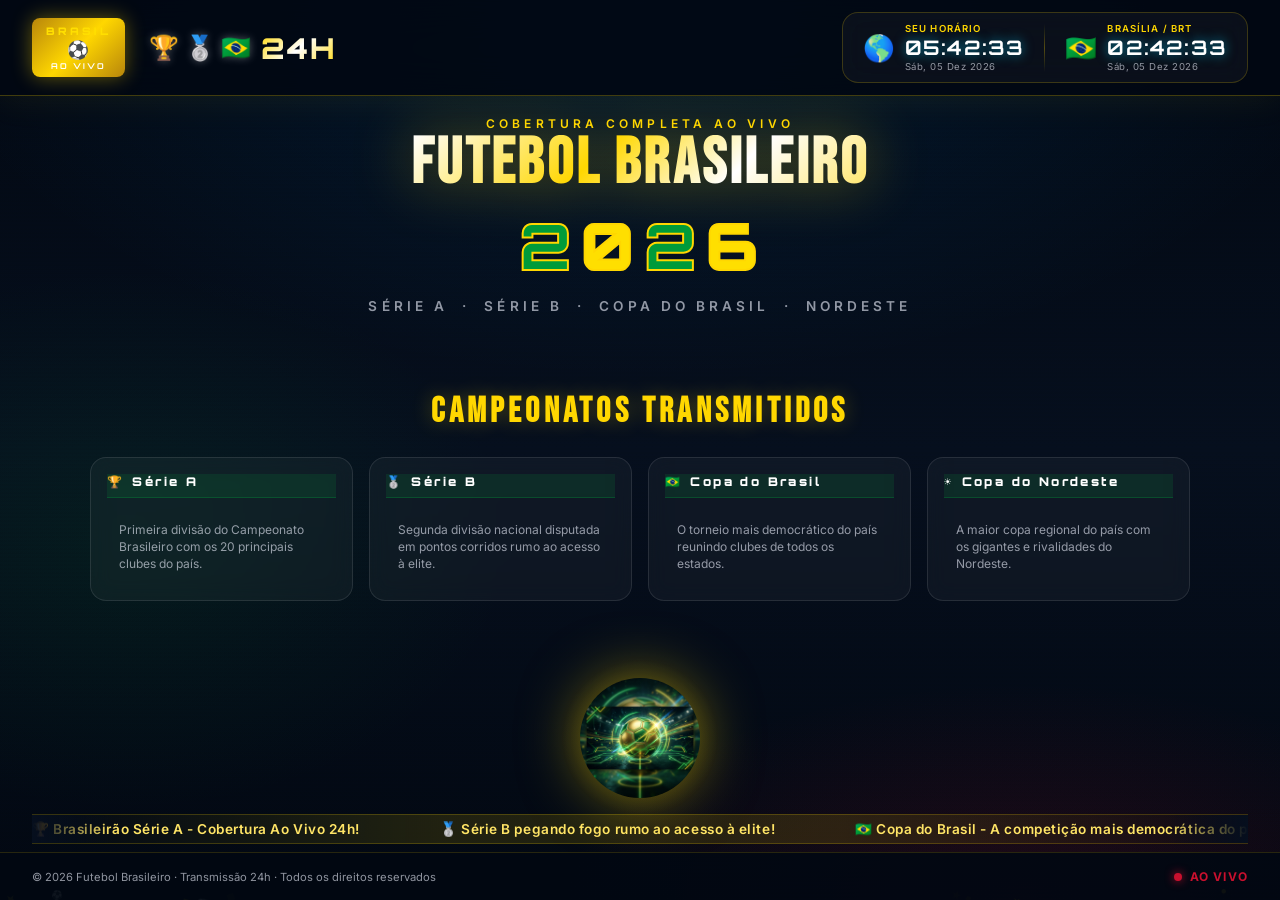
<file: index.html>
<!DOCTYPE html>
<html lang="pt-BR">
<head>
  <meta charset="UTF-8" />
  <meta name="viewport" content="width=device-width, initial-scale=1.0" />
  <title>Futebol Brasileiro ao Vivo – Transmissão 24h</title>
  <meta name="description" content="Acompanhe o Brasileirão Série A, Série B, Copa do Brasil e Copa do Nordeste com placares ao vivo, tabelas e agenda atualizada em tempo real." />
  <link rel="preconnect" href="https://fonts.googleapis.com" />
  <link rel="preconnect" href="https://fonts.gstatic.com" crossorigin />
  <link href="https://fonts.googleapis.com/css2?family=Orbitron:wght@400;700;900&family=Bebas+Neue&family=Inter:wght@300;400;600;700&display=swap" rel="stylesheet" />
  <link rel="stylesheet" href="style.css" />
</head>
<body class="home-page-body">

  <!-- ===== PARTICLES CANVAS ===== -->
  <canvas id="particleCanvas"></canvas>

  <!-- ===== SCANLINE OVERLAY ===== -->
  <div class="scanlines"></div>

  <!-- ===== TOP BAR ===== -->
  <header class="top-bar">
    <div class="top-bar__left">
      <!-- Brazilian Football badge -->
      <div class="fifa-badge" style="border-color: #009b3a;">
        <span class="fifa-badge__top" style="color: #ffdf00;">BRASIL</span>
        <span class="fifa-badge__mid">⚽</span>
        <span class="fifa-badge__bot" style="color: #fff;">AO VIVO</span>
      </div>
      <div class="host-flags">
        <span class="flag" title="Brasileirão Série A">🏆</span>
        <span class="flag" title="Série B">🥈</span>
        <span class="flag" title="Copa do Brasil">🇧🇷</span>
        <span class="host-label">24H</span>
      </div>
    </div>

    <!-- ===== DUAL CLOCKS (TOP RIGHT) ===== -->
    <div class="clocks-panel">
      <div class="clock-card" id="clock-local">
        <span class="clock-card__flag">🌎</span>
        <div class="clock-card__info">
          <span class="clock-card__label">SEU HORÁRIO</span>
          <span class="clock-card__time" id="time-local">--:--:--</span>
          <span class="clock-card__date" id="date-local">-- --- ----</span>
        </div>
      </div>
      <div class="clock-divider"></div>
      <div class="clock-card" id="clock-bra">
        <span class="clock-card__flag">🇧🇷</span>
        <div class="clock-card__info">
          <span class="clock-card__label">BRASÍLIA / BRT</span>
          <span class="clock-card__time" id="time-bra">--:--:--</span>
          <span class="clock-card__date" id="date-bra">-- --- ----</span>
        </div>
      </div>
    </div>
  </header>

  <!-- ===== MAIN CONTENT ===== -->
  <main class="main">

    <!-- Hero title -->
    <div class="hero-title">
      <p class="hero-title__pre">COBERTURA COMPLETA AO VIVO</p>
      <h1 class="hero-title__main">FUTEBOL BRASILEIRO</h1>
      <h2 class="hero-title__year">
        <span class="year-digit" style="color:#009b3a">2</span>
        <span class="year-digit" style="color:#ffdf00">0</span>
        <span class="year-digit" style="color:#009b3a">2</span>
        <span class="year-digit" style="color:#ffdf00">6</span>
      </h2>
      <p class="hero-title__sub">SÉRIE A &nbsp;·&nbsp; SÉRIE B &nbsp;·&nbsp; COPA DO BRASIL &nbsp;·&nbsp; NORDESTE</p>
    </div>

    <!-- ===== CAMPEONATOS SECTION ===== -->
    <section class="groups-section">
      <h3 class="groups-title">CAMPEONATOS TRANSMITIDOS</h3>
      <div class="groups-grid" id="groups-grid">
        <!-- generated by JS -->
      </div>
    </section>

    <!-- Trophy / Banner image (Bottom) -->
    <div class="trophy-container">
      <img src="hero.png" alt="Futebol Brasileiro ao Vivo" class="trophy-img" />
      <div class="trophy-glow"></div>
    </div>

    <!-- ===== INFO STRIP ===== -->
    <div class="info-strip">
      <div class="info-strip__ticker" id="ticker">
        <span>🏆 Brasileirão Série A & Série B · Copa do Brasil · Copa do Nordeste</span>
        <span>⚽ Transmissão ao vivo de futebol brasileiro 24 horas por dia</span>
        <span>📊 Placar em tempo real e tabelas atualizadas dinamicamente</span>
        <span>📺 Clique nos cards para acessar os detalhes de cada campeonato</span>
      </div>
    </div>

  </main>

  <!-- ===== FOOTER ===== -->
  <footer class="footer">
    <span>© 2026 Futebol Brasileiro · Transmissão 24h · Todos os direitos reservados</span>
    <span class="footer-live"><span class="live-dot"></span> AO VIVO</span>
  </footer>

  <script src="config.js"></script>
  <script src="api.js"></script>
  <script src="app.js"></script>
</body>
</html>
</file>
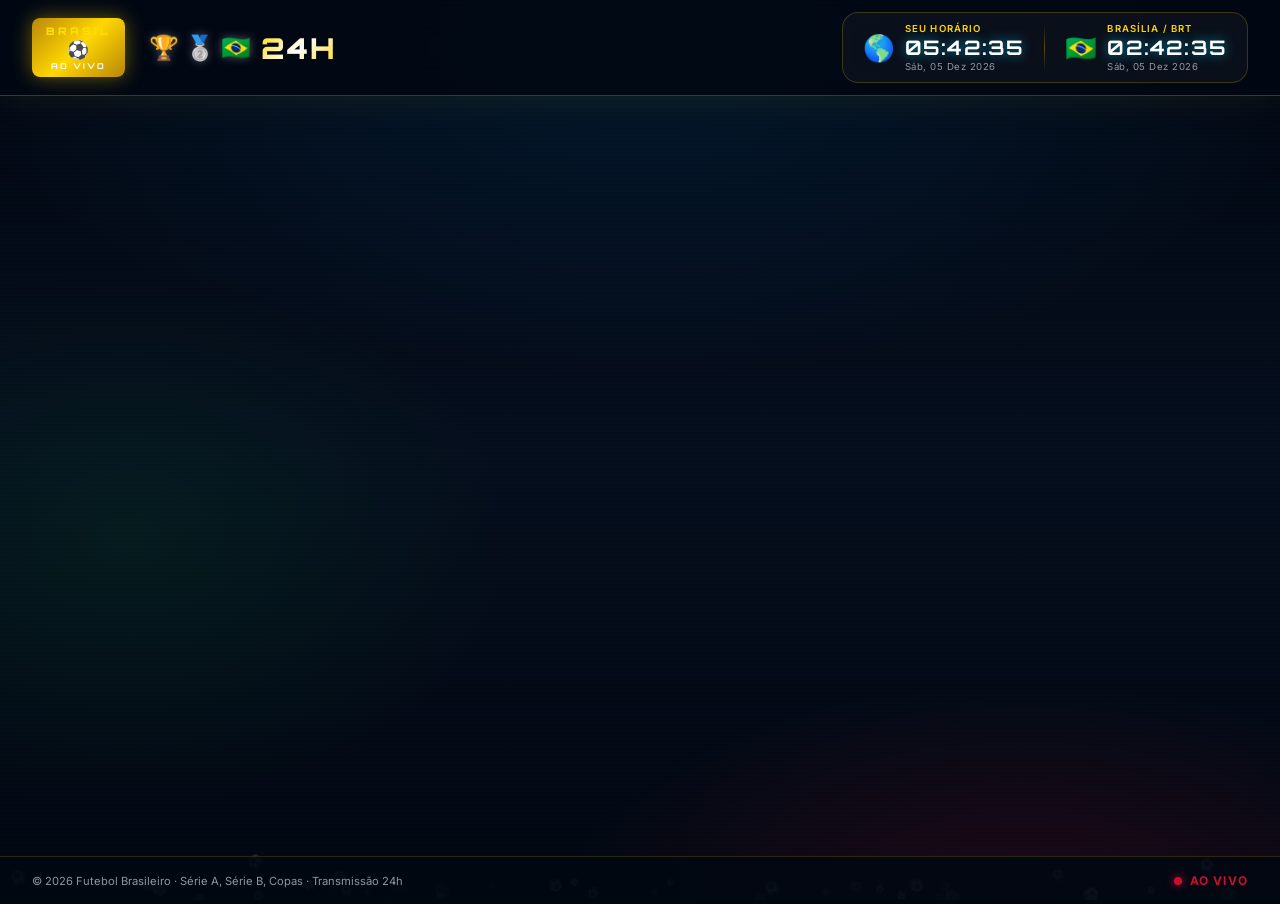
<file: agenda.html>
<!DOCTYPE html>
<html lang="pt-BR">
<head>
  <meta charset="UTF-8" />
  <meta name="viewport" content="width=device-width, initial-scale=1.0" />
  <title>Agenda de Jogos – Futebol Brasileiro</title>
  <link rel="preconnect" href="https://fonts.googleapis.com" />
  <link href="https://fonts.googleapis.com/css2?family=Orbitron:wght@400;700;900&family=Bebas+Neue&family=Inter:wght@300;400;600;700&display=swap" rel="stylesheet" />
  <link rel="stylesheet" href="style.css" />
  <style>
    body { overflow-x: hidden; }
    .page-wrap { display:flex; flex-direction:column; min-height:calc(100vh - 140px); padding-bottom:80px; }

    .page-title { text-align:center; padding:32px 24px 16px; }
    .page-title h1 { font-family:var(--font-disp); font-size:clamp(2rem,5vw,3.5rem); letter-spacing:.1em; color:var(--gold); margin:0 0 6px; text-shadow:0 0 30px rgba(255,215,0,.4); }
    .page-title p  { font-size:.75rem; letter-spacing:.3em; color:var(--subtext); }

    /* date nav */
    .date-nav { display:flex; gap:8px; justify-content:center; flex-wrap:wrap; padding:0 24px 20px; }
    .date-btn {
      font-family:var(--font-body); font-size:.7rem; font-weight:700; letter-spacing:.08em;
      background:rgba(255,255,255,.04); border:1px solid rgba(255,215,0,.2); border-radius:50px;
      color:var(--subtext); padding:8px 16px; cursor:pointer; transition:all .2s;
    }
    .date-btn:hover,.date-btn.active { background:rgba(255,215,0,.15); border-color:var(--gold); color:var(--gold); }

    /* fixtures */
    .fixtures-wrap { padding:0 32px; max-width:1100px; margin:0 auto; width:100%; }

    .round-header {
      font-family:var(--font-head); font-size:.65rem; font-weight:900; letter-spacing:.25em;
      color:var(--gold); padding:20px 0 10px; display:flex; align-items:center; gap:12px;
    }
    .round-header::after { content:''; flex:1; height:1px; background:linear-gradient(90deg,rgba(255,215,0,.3),transparent); }

    .fixture-card {
      background:rgba(255,255,255,.04); border:1px solid rgba(255,215,0,.13); border-radius:16px;
      padding:14px 20px; display:grid; grid-template-columns:1fr 140px 1fr; align-items:center;
      gap:12px; margin-bottom:10px; backdrop-filter:blur(10px);
      transition:transform .2s,box-shadow .2s,border-color .2s;
    }
    .fixture-card:hover { transform:translateY(-2px); box-shadow:0 8px 32px rgba(255,215,0,.1); border-color:rgba(255,215,0,.3); }
    .fixture-card.is-live { border-color:var(--red); box-shadow:0 0 20px rgba(200,16,46,.3); animation:liveGlow 2s ease-in-out infinite; }
    .fixture-card.is-done { opacity:.6; }

    @keyframes liveGlow { 0%,100%{box-shadow:0 0 15px rgba(200,16,46,.25)} 50%{box-shadow:0 0 35px rgba(200,16,46,.55)} }

    .team-side { display:flex; align-items:center; gap:12px; }
    .team-side.away { flex-direction:row-reverse; text-align:right; }
    .team-logo { width:42px; height:42px; object-fit:contain; filter:drop-shadow(0 0 5px rgba(255,255,255,.15)); flex-shrink:0; }
    .team-info { display:flex; flex-direction:column; gap:2px; }
    .team-name { font-weight:700; font-size:.88rem; color:var(--text); line-height:1.2; }
    .team-code { font-family:var(--font-head); font-size:.58rem; font-weight:700; letter-spacing:.15em; color:var(--subtext); }

    .match-center { display:flex; flex-direction:column; align-items:center; gap:5px; }
    .score { font-family:var(--font-head); font-size:2.2rem; font-weight:900; color:#fff; letter-spacing:.08em; }
    .time-block { display:flex; flex-direction:column; align-items:center; gap:2px; }
    .time-brt { font-family:var(--font-head); font-size:.9rem; font-weight:700; color:var(--gold); }
    .time-et  { font-size:.6rem; color:var(--subtext); }
    .status-tag {
      font-family:var(--font-body); font-size:.62rem; font-weight:700; letter-spacing:.15em;
      color:var(--subtext); text-transform:uppercase;
    }
    .status-tag.live { color:var(--red); animation:blink 1s step-end infinite; }
    .venue-tag { font-size:.58rem; color:var(--subtext); text-align:center; }

    .loading-state { display:flex; flex-direction:column; align-items:center; justify-content:center; min-height:250px; gap:16px; color:var(--subtext); }
    .spinner { width:36px; height:36px; border:3px solid rgba(255,215,0,.2); border-top-color:var(--gold); border-radius:50%; animation:spin .8s linear infinite; }
    @keyframes spin { to{transform:rotate(360deg)} }

    /* highlight brasil */
    .fixture-card.brasil-match { border-color:rgba(0,155,58,.5); background:rgba(0,155,58,.05); }
    .fixture-card.brasil-match:hover { border-color:var(--green); }
  </style>
</head>
<body>
  <canvas id="particleCanvas"></canvas>
  <div class="scanlines"></div>

  <header class="top-bar">
    <div class="top-bar__left">
      <div class="fifa-badge" style="border-color: #009b3a;"><span class="fifa-badge__top" style="color: #ffdf00;">BRASIL</span><span class="fifa-badge__mid">⚽</span><span class="fifa-badge__bot" style="color: #fff;">AO VIVO</span></div>
      <div class="host-flags">
        <span class="flag" title="Série A">🏆</span><span class="flag" title="Série B">🥈</span><span class="flag" title="Copa do Brasil">🇧🇷</span>
        <span class="host-label">24H</span>
      </div>
    </div>
    <div class="clocks-panel">
      <div class="clock-card"><span class="clock-card__flag">🌎</span>
        <div class="clock-card__info">
          <span class="clock-card__label">SEU HORÁRIO</span>
          <span class="clock-card__time" id="time-usa">--:--:--</span>
          <span class="clock-card__date" id="date-usa">-- --- ----</span>
        </div>
      </div>
      <div class="clock-divider"></div>
      <div class="clock-card"><span class="clock-card__flag">🇧🇷</span>
        <div class="clock-card__info">
          <span class="clock-card__label">BRASÍLIA / BRT</span>
          <span class="clock-card__time" id="time-bra">--:--:--</span>
          <span class="clock-card__date" id="date-bra">-- --- ----</span>
        </div>
      </div>
    </div>
  </header>

  <div class="page-wrap">
    <div class="page-title">
      <h1>📅 AGENDA DE JOGOS</h1>
      <p>CAMPEONATOS NACIONAIS · CRONOGRAMA DE TRANSMISSÕES AO VIVO</p>
    </div>
    <div class="league-nav" id="leagueNav" style="display:flex; gap:8px; justify-content:center; flex-wrap:wrap; padding:0 24px 12px;"></div>
    <div class="date-nav" id="dateNav"></div>
    <div class="fixtures-wrap">
      <div class="loading-state" id="fixturesList">
        <div class="spinner"></div>
        <span>Carregando agenda completa...</span>
      </div>
    </div>
  </div>

  <footer class="footer">
    <span>© 2026 Futebol Brasileiro · Série A, Série B, Copas · Transmissão 24h</span>
    <span class="footer-live"><span class="live-dot"></span> AO VIVO</span>
  </footer>

  <script src="config.js"></script>
  <script src="api.js"></script>
  <script>
    // ── clocks ──────────────────────────────────────────────
    const DAYS=['Dom','Seg','Ter','Qua','Qui','Sex','Sáb'];
    const MONTHS=['Jan','Fev','Mar','Abr','Mai','Jun','Jul','Ago','Set','Out','Nov','Dez'];
    function pad(n){return String(n).padStart(2,'0');}
    function zoneDate(off){const n=new Date();return new Date(n.getTime()+n.getTimezoneOffset()*6e4+off*36e5);}
    function updateClocks(){
      const local=new Date(),b=zoneDate(-3);
      const lTime = document.getElementById('time-usa');
      const lDate = document.getElementById('date-usa');
      if (lTime) lTime.textContent=`${pad(local.getHours())}:${pad(local.getMinutes())}:${pad(local.getSeconds())}`;
      if (lDate) lDate.textContent=`${DAYS[local.getDay()]}, ${pad(local.getDate())} ${MONTHS[local.getMonth()]} ${local.getFullYear()}`;
      document.getElementById('time-bra').textContent=`${pad(b.getHours())}:${pad(b.getMinutes())}:${pad(b.getSeconds())}`;
      document.getElementById('date-bra').textContent=`${DAYS[b.getDay()]}, ${pad(b.getDate())} ${MONTHS[b.getMonth()]} ${b.getFullYear()}`;
    }
    updateClocks(); setInterval(updateClocks,1000);

    // ── agenda ──────────────────────────────────────────────
    let allFixtures=[], selectedDate=null, selectedLeagueId = 'ALL';

    function getFilteredFixtures() {
      if (selectedLeagueId === 'ALL') return allFixtures;
      return allFixtures.filter(f => f.league && f.league.externalId === Number(selectedLeagueId));
    }

    function brtDateStr(utcStr){
      return new Date(utcStr).toLocaleDateString('pt-BR',{timeZone:'America/Sao_Paulo',year:'numeric',month:'2-digit',day:'2-digit'});
    }

    function buildLeagueNav() {
      const nav = document.getElementById('leagueNav');
      if (!nav) return;
      nav.innerHTML = '';
      
      const btnAll = document.createElement('button');
      btnAll.className = 'date-btn' + (selectedLeagueId === 'ALL' ? ' active' : '');
      btnAll.textContent = 'TODOS';
      btnAll.onclick = () => {
        selectedLeagueId = 'ALL';
        selectedDate = null;
        buildLeagueNav();
        buildDateNav();
        renderFixtures();
      };
      nav.appendChild(btnAll);

      CONFIG.LEAGUES.forEach(league => {
        const btn = document.createElement('button');
        btn.className = 'date-btn' + (selectedLeagueId === league.id ? ' active' : '');
        btn.textContent = league.name.toUpperCase();
        btn.onclick = () => {
          selectedLeagueId = league.id;
          selectedDate = null;
          buildLeagueNav();
          buildDateNav();
          renderFixtures();
        };
        nav.appendChild(btn);
      });
    }

    function buildDateNav(){
      const nav=document.getElementById('dateNav');
      const filtered = getFilteredFixtures();
      const dates=[...new Set(filtered.map(f=>brtDateStr(f.date)))].sort((a,b)=>{
        const [d1,m1,y1]=a.split('/'); const [d2,m2,y2]=b.split('/');
        return new Date(`${y1}-${m1}-${d1}`) - new Date(`${y2}-${m2}-${d2}`);
      });
      if(!dates.length) {
        nav.innerHTML = '';
        selectedDate = null;
        return;
      }
      if(!selectedDate || !dates.includes(selectedDate)){
        const today=brtDateStr(new Date().toISOString());
        selectedDate=dates.includes(today)?today:dates[0];
      }
      const idx=dates.indexOf(selectedDate);
      const start=Math.max(0,idx-4), end=Math.min(dates.length-1,idx+4);
      nav.innerHTML='';
      dates.slice(start,end+1).forEach(ds=>{
        const [d,m,y]=ds.split('/');
        const lbl=new Date(`${y}-${m}-${d}`).toLocaleDateString('pt-BR',{weekday:'short',day:'2-digit',month:'short'});
        const btn=document.createElement('button');
        btn.className='date-btn'+(ds===selectedDate?' active':'');
        btn.textContent=lbl.toUpperCase();
        btn.onclick=()=>{selectedDate=ds;buildDateNav();renderFixtures();};
        nav.appendChild(btn);
      });
    }

    function renderFixtures(){
      const wrap=document.getElementById('fixturesList');
      const filtered = getFilteredFixtures();
      const day=filtered
        .filter(f=>selectedDate === null || brtDateStr(f.date)===selectedDate)
        .sort((a,b)=>new Date(a.date)-new Date(b.date));

      if(!day.length){wrap.innerHTML='<div class="loading-state"><span>Sem jogos cadastrados nesta data.</span></div>';return;}

      wrap.innerHTML='';
      const rounds={};
      day.forEach(f=>{
        const groupName = `${f.league?.name || 'Geral'} – ${f.round || ''}`;
        if(!rounds[groupName])rounds[groupName]=[];
        rounds[groupName].push(f);
      });

      Object.entries(rounds).forEach(([round,fixtures])=>{
        const rh=document.createElement('div');
        rh.className='round-header';
        rh.textContent=round.replace('Group Stage','Fase de Grupos').replace('Regular Season','Rodada').replace('-','–').toUpperCase();
        wrap.appendChild(rh);

        fixtures.forEach(f=>{
          const live=API.isLive(f.statusShort);
          const done=API.isFinished(f.statusShort);
          const hasScore=f.homeGoals!==null&&f.awayGoals!==null;
          
          const isHighlight = (CONFIG.HIGHLIGHT_TEAMS || []).some(team => 
            (f.homeTeam?.name && f.homeTeam.name.toLowerCase().includes(team.toLowerCase())) || 
            (f.awayTeam?.name && f.awayTeam.name.toLowerCase().includes(team.toLowerCase()))
          );

          const card=document.createElement('div');
          card.className='fixture-card'+(live?' is-live':'')+(done?' is-done':'')+(isHighlight?' brasil-match':'');

          card.innerHTML=`
            <div class="team-side">
              <img class="team-logo" src="${f.homeTeam.logo}" alt="${f.homeTeam.name}" onerror="this.style.opacity=.3">
              <div class="team-info">
                <div class="team-name">${f.homeTeam.name}</div>
                <div class="team-code">${f.homeTeam.code}</div>
              </div>
            </div>
            <div class="match-center">
              ${hasScore
                ?`<div class="score">${f.homeGoals} – ${f.awayGoals}</div>`
                :`<div class="time-block">
                    <div class="time-brt">🇧🇷 ${API.toBrazilTime(f.date)}</div>
                    <div class="time-et">🇺🇸 ${API.toUSATime(f.date)} ET</div>
                  </div>`
              }
              <div class="status-tag${live?' live':''}">${live?'🔴 ':''}${API.statusLabel(f.statusShort,f.elapsed)}</div>
              <div class="venue-tag">📍 ${f.venueCity||''}</div>
            </div>
            <div class="team-side away">
              <img class="team-logo" src="${f.awayTeam.logo}" alt="${f.awayTeam.name}" onerror="this.style.opacity=.3">
              <div class="team-info">
                <div class="team-name">${f.awayTeam.name}</div>
                <div class="team-code">${f.awayTeam.code}</div>
              </div>
            </div>`;
          wrap.appendChild(card);
        });
      });
    }

    async function init(){
      try{
        allFixtures=await API.getFixtures();
        buildLeagueNav(); buildDateNav(); renderFixtures();
      }catch(e){
        document.getElementById('fixturesList').innerHTML=`<div class="loading-state"><span>⚠️ ${e.message}</span></div>`;
      }
    }
    init();
    setInterval(async()=>{
      try{allFixtures=await API.getFixtures();renderFixtures();}catch(_){}
    }, CONFIG.REFRESH_INTERVAL);

    // particles (lightweight version)
    const cv=document.getElementById('particleCanvas'),ctx2=cv.getContext('2d');
    let W,H,pts=[];
    function resize(){W=cv.width=window.innerWidth;H=cv.height=window.innerHeight;}
    function mkPt(){return{x:Math.random()*W,y:H+10,vx:(Math.random()-.5)*.5,vy:-(Math.random()*.5+.2),a:Math.random()*.4+.1,s:Math.random()*10+5,r:Math.random()*Math.PI*2,rs:(Math.random()-.5)*.02};}
    function animPts(){
      ctx2.clearRect(0,0,W,H);
      if(pts.length<40)pts.push(mkPt());
      pts.forEach((p,i)=>{p.x+=p.vx;p.y+=p.vy;p.r+=p.rs;p.a-=.0005;
        ctx2.save();ctx2.globalAlpha=Math.max(0,p.a);ctx2.translate(p.x,p.y);ctx2.rotate(p.r);
        ctx2.font=`${p.s}px serif`;ctx2.fillStyle='rgba(255,215,0,.7)';ctx2.fillText('⚽',0,0);
        ctx2.restore();if(p.y<-20||p.a<=0)pts.splice(i,1);
      });requestAnimationFrame(animPts);
    }
    window.addEventListener('resize',resize);resize();animPts();
  </script>
</body>
</html>
</file>
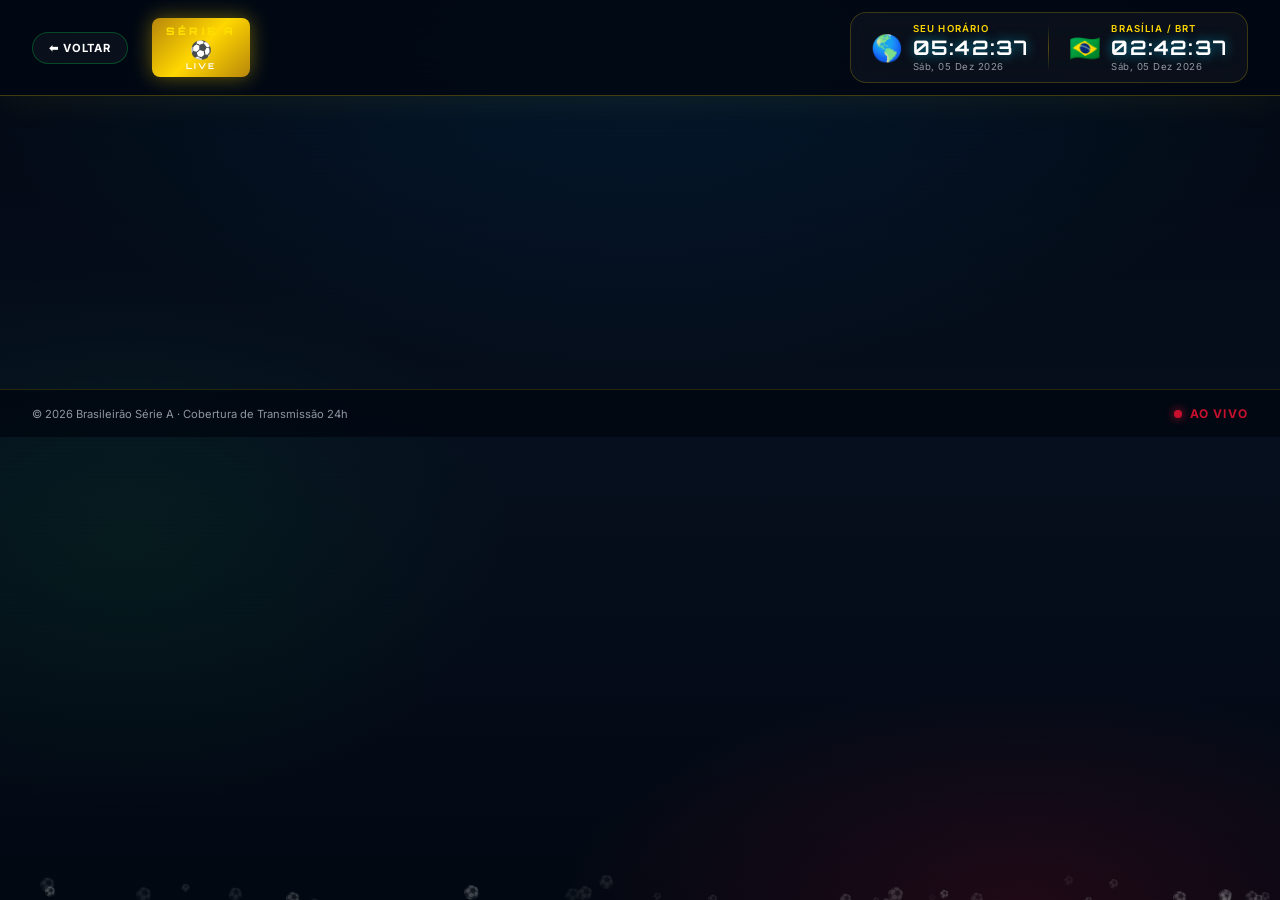
<file: brasileirao-serie-a.html>
<!DOCTYPE html>
<html lang="pt-BR">
<head>
  <meta charset="UTF-8"/>
  <meta name="viewport" content="width=device-width, initial-scale=1.0"/>
  <title>Brasileirão Série A – Cobertura 24h</title>
  <link rel="preconnect" href="https://fonts.googleapis.com"/>
  <link href="https://fonts.googleapis.com/css2?family=Orbitron:wght@400;700;900&family=Bebas+Neue&family=Inter:wght@300;400;600;700&display=swap" rel="stylesheet"/>
  <link rel="stylesheet" href="style.css"/>
  <style>
    /* Custom spacing adjustments for split layout */
    .fixtures-wrap { padding: 0; max-width: 100%; width: 100%; }
    .fixture-card { padding: 12px 16px; }
    .group-block { border-radius: 16px; }
    .standings-table td { padding: 8px; }
    .page-title { text-align: center; padding: 24px 24px 12px; }
    .page-title h1 { font-family: var(--font-disp); font-size: clamp(2rem, 4vw, 3rem); letter-spacing: 0.1em; color: var(--gold); margin: 0 0 4px; text-shadow: 0 0 20px rgba(255, 215, 0, 0.3); }
    .page-title p { font-size: 0.7rem; letter-spacing: 0.25em; color: var(--subtext); }
  </style>
</head>
<body>
  <canvas id="particleCanvas"></canvas>
  <div class="scanlines"></div>

  <!-- ===== TOP BAR ===== -->
  <header class="top-bar">
    <div class="top-bar__left">
      <a href="index.html" class="back-btn">⬅ VOLTAR</a>
      <div class="fifa-badge" style="border-color: #009b3a;">
        <span class="fifa-badge__top" style="color: #ffdf00;">SÉRIE A</span>
        <span class="fifa-badge__mid">⚽</span>
        <span class="fifa-badge__bot" style="color: #fff;">LIVE</span>
      </div>
    </div>
    <div class="clocks-panel">
      <div class="clock-card"><span class="clock-card__flag">🌎</span>
        <div class="clock-card__info">
          <span class="clock-card__label">SEU HORÁRIO</span>
          <span class="clock-card__time" id="time-usa">--:--:--</span>
          <span class="clock-card__date" id="date-usa">-- --- ----</span>
        </div>
      </div>
      <div class="clock-divider"></div>
      <div class="clock-card"><span class="clock-card__flag">🇧🇷</span>
        <div class="clock-card__info">
          <span class="clock-card__label">BRASÍLIA / BRT</span>
          <span class="clock-card__time" id="time-bra">--:--:--</span>
          <span class="clock-card__date" id="date-bra">-- --- ----</span>
        </div>
      </div>
    </div>
  </header>

  <div class="page-wrap">
    <div class="page-title">
      <h1>🏆 BRASILEIRÃO SÉRIE A</h1>
      <p>TABELA DE CLASSIFICAÇÃO E PRÓXIMOS JOGOS EM TEMPO REAL</p>
    </div>

    <!-- ===== SPLIT LEAGUE GRID ===== -->
    <div class="league-grid">
      
      <!-- Left Column: Fixtures (Agenda) -->
      <div class="fixtures-column">
        <h2 style="font-family: var(--font-disp); font-size: 1.6rem; color: var(--gold); margin-bottom: 12px; letter-spacing: 0.05em; border-bottom: 1px solid rgba(255,215,0,0.2); padding-bottom: 8px;">📅 AGENDA DE JOGOS</h2>
        <div class="date-nav" id="dateNav" style="padding: 0 0 16px; justify-content: flex-start;"></div>
        <div class="fixtures-wrap">
          <div class="loading-state" id="fixturesList">
            <div class="spinner"></div>
            <span>Carregando agenda...</span>
          </div>
        </div>
      </div>

      <!-- Right Column: Standings (Tabela) -->
      <div class="standings-column">
        <h2 style="font-family: var(--font-disp); font-size: 1.6rem; color: var(--gold); margin-bottom: 12px; letter-spacing: 0.05em; border-bottom: 1px solid rgba(255,215,0,0.2); padding-bottom: 8px;">📊 CLASSIFICAÇÃO</h2>
        <div id="standingsContainer">
          <div class="loading-state">
            <div class="spinner"></div>
            <span>Carregando classificação...</span>
          </div>
        </div>
        
        <div class="legend" id="legendContainer" style="margin-top: 16px; justify-content: flex-start; gap: 16px;">
          <div class="legend-item"><div class="legend-dot" style="background:#00C851;"></div><span>Acesso / Libertadores (G-4)</span></div>
          <div class="legend-item"><div class="legend-dot" style="background:#C8102E;"></div><span>Rebaixamento (Z-4)</span></div>
        </div>
        <div id="lastUpdated" style="font-size: 0.6rem; color: var(--subtext); margin-top: 12px; text-align: left; letter-spacing: 0.05em;"></div>
      </div>

    </div>
  </div>

  <footer class="footer">
    <span>© 2026 Brasileirão Série A · Cobertura de Transmissão 24h</span>
    <span class="footer-live"><span class="live-dot"></span> AO VIVO</span>
  </footer>

  <script src="config.js"></script>
  <script src="api.js"></script>
  <script>
    // ── LEAGUE CONFIG ─────────────────────────────────────────
    const LEAGUE_ID = 71;

    // ── clocks ──────────────────────────────────────────────
    const DAYS=['Dom','Seg','Ter','Qua','Qui','Sex','Sáb'];
    const MONTHS=['Jan','Fev','Mar','Abr','Mai','Jun','Jul','Ago','Set','Out','Nov','Dez'];
    function pad(n){return String(n).padStart(2,'0');}
    function zoneDate(off){const n=new Date();return new Date(n.getTime()+n.getTimezoneOffset()*6e4+off*36e5);}
    function updateClocks(){
      const local=new Date(),b=zoneDate(-3);
      const lTime = document.getElementById('time-usa');
      const lDate = document.getElementById('date-usa');
      if (lTime) lTime.textContent=`${pad(local.getHours())}:${pad(local.getMinutes())}:${pad(local.getSeconds())}`;
      if (lDate) lDate.textContent=`${DAYS[local.getDay()]}, ${pad(local.getDate())} ${MONTHS[local.getMonth()]} ${local.getFullYear()}`;
      document.getElementById('time-bra').textContent=`${pad(b.getHours())}:${pad(b.getMinutes())}:${pad(b.getSeconds())}`;
      document.getElementById('date-bra').textContent=`${DAYS[b.getDay()]}, ${pad(b.getDate())} ${MONTHS[b.getMonth()]} ${b.getFullYear()}`;
    }
    updateClocks(); setInterval(updateClocks, 1000);

    // ── fixtures & standings logic ───────────────────────────
    let leagueFixtures = [];
    let selectedDate = null;

    function brtDateStr(utcStr){
      return new Date(utcStr).toLocaleDateString('pt-BR',{timeZone:'America/Sao_Paulo',year:'numeric',month:'2-digit',day:'2-digit'});
    }

    function buildDateNav(){
      const nav = document.getElementById('dateNav');
      const dates = [...new Set(leagueFixtures.map(f => brtDateStr(f.date)))].sort((a,b) => {
        const [d1,m1,y1] = a.split('/'); const [d2,m2,y2] = b.split('/');
        return new Date(`${y1}-${m1}-${d1}`) - new Date(`${y2}-${m2}-${d2}`);
      });

      if(!dates.length) {
        nav.innerHTML = '<span style="font-size:0.75rem; color:var(--subtext);">Nenhum jogo agendado.</span>';
        selectedDate = null;
        return;
      }

      if(!selectedDate || !dates.includes(selectedDate)){
        const today = brtDateStr(new Date().toISOString());
        selectedDate = dates.includes(today) ? today : dates[0];
      }

      const idx = dates.indexOf(selectedDate);
      const start = Math.max(0, idx - 2);
      const end = Math.min(dates.length - 1, idx + 2);
      nav.innerHTML = '';

      dates.slice(start, end + 1).forEach(ds => {
        const [d,m,y] = ds.split('/');
        const lbl = new Date(`${y}-${m}-${d}`).toLocaleDateString('pt-BR', {weekday: 'short', day: '2-digit', month: 'short'});
        const btn = document.createElement('button');
        btn.className = 'date-btn' + (ds === selectedDate ? ' active' : '');
        btn.textContent = lbl.toUpperCase();
        btn.onclick = () => { selectedDate = ds; buildDateNav(); renderFixtures(); };
        nav.appendChild(btn);
      });
    }

    function renderFixtures(){
      const wrap = document.getElementById('fixturesList');
      const day = leagueFixtures
        .filter(f => selectedDate === null || brtDateStr(f.date) === selectedDate)
        .sort((a,b) => new Date(a.date) - new Date(b.date));

      if(!day.length){
        wrap.innerHTML = '<div class="loading-state"><span>Sem jogos nesta data.</span></div>';
        return;
      }

      wrap.innerHTML = '';
      const rounds = {};
      day.forEach(f => {
        const roundName = f.round || 'Rodada Geral';
        if(!rounds[roundName]) rounds[roundName] = [];
        rounds[roundName].push(f);
      });

      Object.entries(rounds).forEach(([round, fixtures]) => {
        const rh = document.createElement('div');
        rh.className = 'round-header';
        rh.textContent = round.replace('Regular Season','Rodada').replace('-','–').toUpperCase();
        wrap.appendChild(rh);

        fixtures.forEach(f => {
          const live = API.isLive(f.statusShort);
          const done = API.isFinished(f.statusShort);
          const hasScore = f.homeGoals !== null && f.awayGoals !== null;
          
          const isHighlight = (CONFIG.HIGHLIGHT_TEAMS || []).some(team => 
            (f.homeTeam?.name && f.homeTeam.name.toLowerCase().includes(team.toLowerCase())) || 
            (f.awayTeam?.name && f.awayTeam.name.toLowerCase().includes(team.toLowerCase()))
          );

          const card = document.createElement('div');
          card.className = 'fixture-card' + (live ? ' is-live' : '') + (done ? ' is-done' : '') + (isHighlight ? ' brasil-match' : '');

          card.innerHTML = `
            <div class="team-side">
              <img class="team-logo" src="${f.homeTeam.logo}" alt="${f.homeTeam.name}" onerror="this.style.opacity=.3">
              <div class="team-info">
                <div class="team-name">${f.homeTeam.name}</div>
                <div class="team-code">${f.homeTeam.code || ''}</div>
              </div>
            </div>
            <div class="match-center">
              ${hasScore
                ? `<div class="score">${f.homeGoals} – ${f.awayGoals}</div>`
                : `<div class="time-block">
                    <div class="time-brt">🇧🇷 ${API.toBrazilTime(f.date)}</div>
                  </div>`
              }
              <div class="status-tag${live ? ' live' : ''}">${live ? '🔴 ' : ''}${API.statusLabel(f.statusShort, f.elapsed)}</div>
              <div class="venue-tag" style="font-size:0.5rem;">📍 ${f.venueCity || ''}</div>
            </div>
            <div class="team-side away">
              <img class="team-logo" src="${f.awayTeam.logo}" alt="${f.awayTeam.name}" onerror="this.style.opacity=.3">
              <div class="team-info">
                <div class="team-name">${f.awayTeam.name}</div>
                <div class="team-code">${f.awayTeam.code || ''}</div>
              </div>
            </div>`;
          wrap.appendChild(card);
        });
      });
    }

    async function renderStandings(){
      const container = document.getElementById('standingsContainer');
      try {
        const standings = await API.getStandings(LEAGUE_ID);
        if(!standings || !standings.length){
          container.innerHTML = '<div class="loading-state"><span>Classificação indisponível.</span></div>';
          return;
        }

        standings.sort((a,b) => b.points - a.points || b.goalsDiff - a.goalsDiff || b.goalsFor - a.goalsFor);

        const html = `
          <div class="group-block">
            <table class="standings-table">
              <thead><tr>
                <th class="left" style="width:26px">#</th>
                <th class="left">Time</th>
                <th title="Jogos">J</th>
                <th title="Saldo">SG</th>
                <th title="Pontos" style="color:var(--gold)">Pts</th>
              </tr></thead>
              <tbody>
                ${standings.map((t, i) => {
                  const rank = i + 1;
                  const isHighlight = (CONFIG.HIGHLIGHT_TEAMS || []).some(teamName => 
                    t.team?.name && t.team.name.toLowerCase().includes(teamName.toLowerCase())
                  );

                  let qual = 'elim';
                  if(rank <= 4) qual = 'qual-libertadores';
                  else if(rank >= standings.length - 3) qual = 'qual-relegation';

                  const diff = t.goalsDiff > 0 ? `<span class="diff-pos">+${t.goalsDiff}</span>` : t.goalsDiff < 0 ? `<span class="diff-neg">${t.goalsDiff}</span>` : `<span class="diff-zero">0</span>`;

                  return `
                    <tr class="${qual}${isHighlight ? ' brazil-row' : ''}">
                      <td class="rank-cell">${rank}</td>
                      <td>
                        <div class="team-cell">
                          <img src="${t.team?.logo || ''}" onerror="this.style.opacity=.3">
                          <span style="font-size:0.75rem;">${t.team?.name || ''}</span>
                        </div>
                      </td>
                      <td class="num-cell">${t.played}</td>
                      <td class="diff-cell">${diff}</td>
                      <td class="pts-cell">${t.points}</td>
                    </tr>`;
                }).join('')}
              </tbody>
            </table>
          </div>`;

        container.innerHTML = html;
        document.getElementById('lastUpdated').textContent = `Atualizado: ${new Date().toLocaleTimeString('pt-BR', {timeZone: 'America/Sao_Paulo'})} BRT`;
      } catch (e) {
        container.innerHTML = `<div class="loading-state"><span>⚠️ Erro ao carregar classificação</span></div>`;
      }
    }

    async function init(){
      try {
        const all = await API.getFixtures();
        leagueFixtures = all.filter(f => f.league && f.league.externalId === LEAGUE_ID);
        buildDateNav();
        renderFixtures();
        await renderStandings();
      } catch (e) {
        document.getElementById('fixturesList').innerHTML = `<div class="loading-state"><span>⚠️ ${e.message}</span></div>`;
      }
    }

    init();
    
    // Auto refresh data every 30s
    setInterval(async () => {
      try {
        const all = await API.getFixtures();
        leagueFixtures = all.filter(f => f.league && f.league.externalId === LEAGUE_ID);
        renderFixtures();
        await renderStandings();
      } catch(_) {}
    }, CONFIG.REFRESH_INTERVAL);

    // particles
    const cv=document.getElementById('particleCanvas'),ctx2=cv.getContext('2d');
    let W2,H2,pts=[];
    function resize(){W2=cv.width=window.innerWidth;H2=cv.height=window.innerHeight;}
    function mkPt(){return{x:Math.random()*W2,y:H2+10,vx:(Math.random()-.5)*.4,vy:-(Math.random()*.5+.2),a:Math.random()*.35+.08,s:Math.random()*9+5,r:0,rs:(Math.random()-.5)*.02};}
    function animPts(){
      ctx2.clearRect(0,0,W2,H2);
      if(pts.length<30)pts.push(mkPt());
      pts.forEach((p,i)=>{p.x+=p.vx;p.y+=p.vy;p.r+=p.rs;p.a-=.0004;
        ctx2.save();ctx2.globalAlpha=Math.max(0,p.a);ctx2.translate(p.x,p.y);ctx2.rotate(p.r);
        ctx2.font=`${p.s}px serif`;ctx2.fillStyle='rgba(255,215,0,.6)';ctx2.fillText('⚽',0,0);
        ctx2.restore();if(p.y<-20||p.a<=0)pts.splice(i,1);
      });requestAnimationFrame(animPts);
    }
    window.addEventListener('resize',resize);resize();animPts();
  </script>
</body>
</html>
</file>
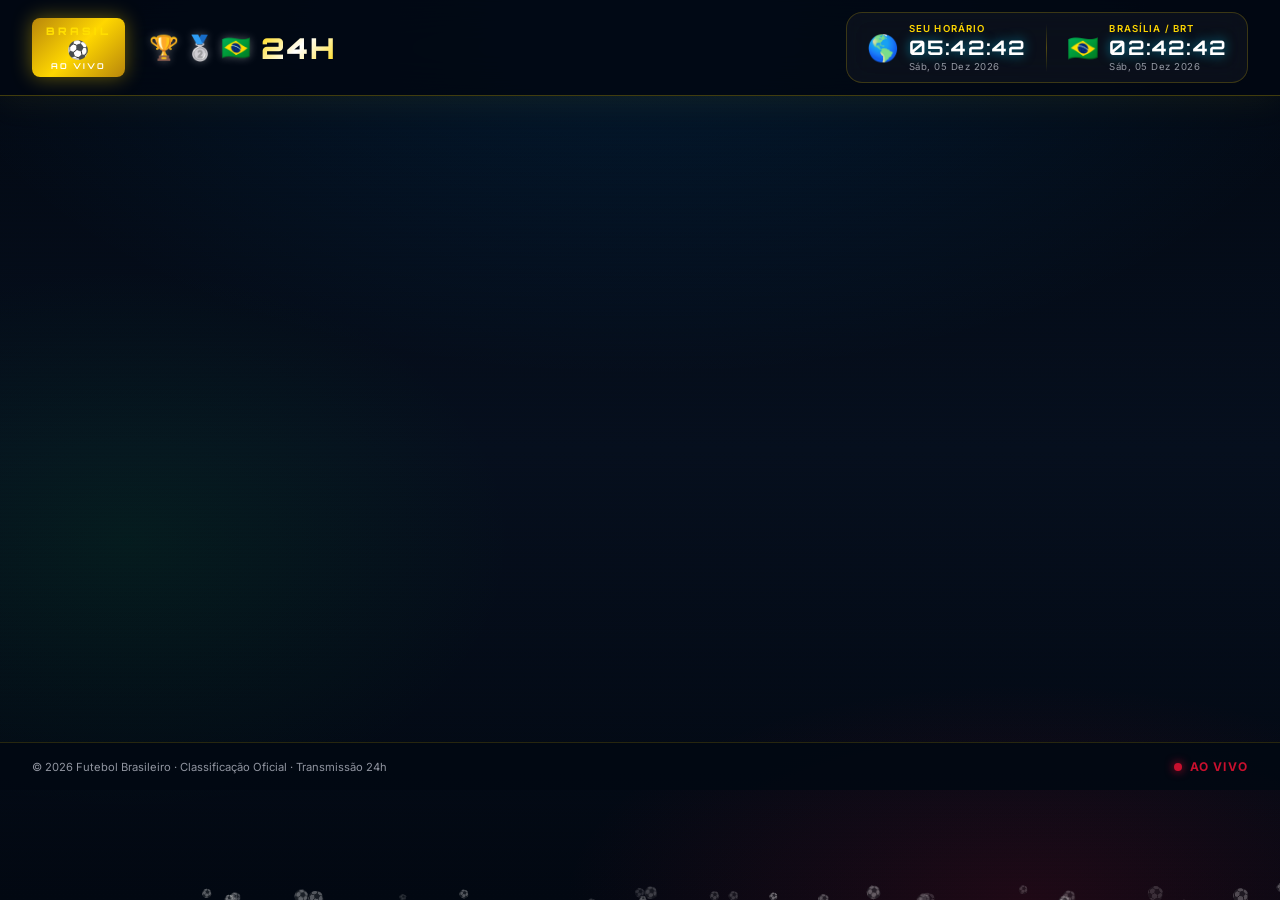
<file: classificacao.html>
<!DOCTYPE html>
<html lang="pt-BR">
<head>
  <meta charset="UTF-8"/>
  <meta name="viewport" content="width=device-width, initial-scale=1.0"/>
  <title>Classificação – Futebol Brasileiro</title>
  <link rel="preconnect" href="https://fonts.googleapis.com"/>
  <link href="https://fonts.googleapis.com/css2?family=Orbitron:wght@400;700;900&family=Bebas+Neue&family=Inter:wght@300;400;600;700&display=swap" rel="stylesheet"/>
  <link rel="stylesheet" href="style.css"/>
  <style>
    body { overflow-x:hidden; }
    .page-wrap { padding:0 0 80px; }
    .page-title { text-align:center; padding:32px 24px 24px; }
    .page-title h1 { font-family:var(--font-disp); font-size:clamp(2rem,5vw,3.5rem); letter-spacing:.1em; color:var(--gold); margin:0 0 6px; text-shadow:0 0 30px rgba(255,215,0,.4); }
    .page-title p  { font-size:.75rem; letter-spacing:.3em; color:var(--subtext); }

    .groups-container { display:grid; grid-template-columns:repeat(auto-fill,minmax(320px,1fr)); gap:20px; padding:0 32px; max-width:1400px; margin:0 auto; }

    .group-block { background:rgba(255,255,255,.04); border:1px solid rgba(255,215,0,.18); border-radius:20px; overflow:hidden; backdrop-filter:blur(10px); transition:transform .2s,box-shadow .2s; }
    .group-block:hover { transform:translateY(-3px); box-shadow:0 12px 40px rgba(255,215,0,.12); }

    .group-block-header {
      display:flex; align-items:center; gap:12px;
      padding:14px 20px; background:rgba(255,215,0,.08);
      border-bottom:1px solid rgba(255,215,0,.2);
      font-family:var(--font-head); font-size:.8rem; font-weight:900; letter-spacing:.2em; color:var(--gold);
    }

    .standings-table { width:100%; border-collapse:collapse; }
    .standings-table th {
      font-family:var(--font-head); font-size:.55rem; font-weight:700; letter-spacing:.18em;
      color:var(--subtext); text-transform:uppercase; padding:8px 10px;
      border-bottom:1px solid rgba(255,215,0,.1); text-align:center;
    }
    .standings-table th.left { text-align:left; }
    .standings-table td { padding:10px; text-align:center; border-bottom:1px solid rgba(255,255,255,.04); }
    .standings-table tr:last-child td { border-bottom:none; }
    .standings-table tr:hover td { background:rgba(255,255,255,.03); }

    /* Qualification colors */
    .standings-table tr.qual-libertadores td:first-child { border-left:3px solid #00C851; }
    .standings-table tr.qual-relegation td:first-child  { border-left:3px solid #C8102E; }
    .standings-table tr.elim   td:first-child    { border-left:3px solid transparent; }

    .rank-cell { font-family:var(--font-head); font-size:.75rem; font-weight:900; color:var(--subtext); min-width:24px; }
    .team-cell { display:flex; align-items:center; gap:8px; }
    .team-cell img { width:22px; height:22px; object-fit:contain; }
    .team-cell span { font-weight:600; font-size:.8rem; color:var(--text); }
    .num-cell { font-family:var(--font-head); font-size:.8rem; font-weight:700; color:var(--text); }
    .pts-cell { font-family:var(--font-head); font-size:.9rem; font-weight:900; color:var(--gold); }
    .diff-cell { font-family:var(--font-head); font-size:.75rem; font-weight:700; }
    .diff-pos { color:#00C851; } .diff-neg { color:var(--red); } .diff-zero { color:var(--subtext); }

    .brazil-row td { background:rgba(0,155,58,.07); }
    .brazil-row .team-cell span { color:var(--green); }

    .legend { display:flex; gap:20px; justify-content:center; flex-wrap:wrap; padding:20px 32px 0; }
    .legend-item { display:flex; align-items:center; gap:6px; font-size:.65rem; color:var(--subtext); }
    .legend-dot { width:10px; height:10px; border-radius:2px; }
    .dot-r16 { background:#00C851; } .dot-3rd { background:var(--gold); }

    .loading-state { display:flex; flex-direction:column; align-items:center; justify-content:center; min-height:300px; gap:16px; color:var(--subtext); }
    .spinner { width:36px; height:36px; border:3px solid rgba(255,215,0,.2); border-top-color:var(--gold); border-radius:50%; animation:spin .8s linear infinite; }
    @keyframes spin{to{transform:rotate(360deg)}}
    .last-updated { text-align:center; font-size:.62rem; color:var(--subtext); padding:16px; letter-spacing:.06em; }
  </style>
</head>
<body>
  <canvas id="particleCanvas"></canvas>
  <div class="scanlines"></div>

  <header class="top-bar">
    <div class="top-bar__left">
      <div class="fifa-badge" style="border-color: #009b3a;"><span class="fifa-badge__top" style="color: #ffdf00;">BRASIL</span><span class="fifa-badge__mid">⚽</span><span class="fifa-badge__bot" style="color: #fff;">AO VIVO</span></div>
      <div class="host-flags"><span class="flag" title="Série A">🏆</span><span class="flag" title="Série B">🥈</span><span class="flag" title="Copa do Brasil">🇧🇷</span><span class="host-label">24H</span></div>
    </div>
    <div class="clocks-panel">
      <div class="clock-card"><span class="clock-card__flag">🌎</span>
        <div class="clock-card__info">
          <span class="clock-card__label">SEU HORÁRIO</span>
          <span class="clock-card__time" id="time-usa">--:--:--</span>
          <span class="clock-card__date" id="date-usa">-- --- ----</span>
        </div>
      </div>
      <div class="clock-divider"></div>
      <div class="clock-card"><span class="clock-card__flag">🇧🇷</span>
        <div class="clock-card__info">
          <span class="clock-card__label">BRASÍLIA / BRT</span>
          <span class="clock-card__time" id="time-bra">--:--:--</span>
          <span class="clock-card__date" id="date-bra">-- --- ----</span>
        </div>
      </div>
    </div>
  </header>

  <div class="page-wrap">
    <div class="page-title">
      <h1>🏆 CLASSIFICAÇÃO</h1>
      <p>TABELAS DE PONTOS CORRIDOS EM TEMPO REAL</p>
    </div>
    <div class="league-nav" id="leagueNav" style="display:flex; gap:8px; justify-content:center; flex-wrap:wrap; padding:0 24px 12px;"></div>

    <div class="legend" id="legendContainer">
      <div class="legend-item"><div class="legend-dot" style="background:#00C851;"></div><span>Zona de Classificação / Acesso</span></div>
      <div class="legend-item"><div class="legend-dot" style="background:#C8102E;"></div><span>Zona de Rebaixamento</span></div>
    </div>

    <div id="groupsContainer" style="margin-top:24px;">
      <div class="loading-state"><div class="spinner"></div><span>Carregando classificação...</span></div>
    </div>
    <div class="last-updated" id="lastUpdated"></div>
  </div>

  <footer class="footer">
    <span>© 2026 Futebol Brasileiro · Classificação Oficial · Transmissão 24h</span>
    <span class="footer-live"><span class="live-dot"></span> AO VIVO</span>
  </footer>

  <script src="config.js"></script>
  <script src="api.js"></script>
  <script>
    const DAYS=['Dom','Seg','Ter','Qua','Qui','Sex','Sáb'];
    const MONTHS=['Jan','Fev','Mar','Abr','Mai','Jun','Jul','Ago','Set','Out','Nov','Dez'];
    function pad(n){return String(n).padStart(2,'0');}
    function zoneDate(off){const n=new Date();return new Date(n.getTime()+n.getTimezoneOffset()*6e4+off*36e5);}
    function updateClocks(){
      const local=new Date(),b=zoneDate(-3);
      const lTime = document.getElementById('time-usa');
      const lDate = document.getElementById('date-usa');
      if (lTime) lTime.textContent=`${pad(local.getHours())}:${pad(local.getMinutes())}:${pad(local.getSeconds())}`;
      if (lDate) lDate.textContent=`${DAYS[local.getDay()]}, ${pad(local.getDate())} ${MONTHS[local.getMonth()]} ${local.getFullYear()}`;
      document.getElementById('time-bra').textContent=`${pad(b.getHours())}:${pad(b.getMinutes())}:${pad(b.getSeconds())}`;
      document.getElementById('date-bra').textContent=`${DAYS[b.getDay()]}, ${pad(b.getDate())} ${MONTHS[b.getMonth()]} ${b.getFullYear()}`;
    }
    updateClocks(); setInterval(updateClocks,1000);

    let selectedLeagueId = 71;

    function buildLeagueNav() {
      const nav = document.getElementById('leagueNav');
      if (!nav) return;
      nav.innerHTML = '';

      CONFIG.LEAGUES.forEach(league => {
        const btn = document.createElement('button');
        btn.className = 'date-btn' + (selectedLeagueId === league.id ? ' active' : '');
        btn.textContent = league.name.toUpperCase();
        btn.onclick = () => {
          selectedLeagueId = league.id;
          buildLeagueNav();
          renderStandings();
        };
        nav.appendChild(btn);
      });
    }

    async function renderStandings(){
      const container = document.getElementById('groupsContainer');
      const legend = document.getElementById('legendContainer');
      
      if (selectedLeagueId === 73) {
        container.innerHTML = `
          <div class="loading-state" style="padding: 40px; text-align: center; max-width: 600px; margin: 0 auto; min-height: 250px;">
            <div style="font-size: 2.5rem; margin-bottom: 12px;">🏆</div>
            <h2 style="font-family: var(--font-disp); color: var(--gold);">Torneio de Mata-Mata</h2>
            <p style="margin-top: 12px; font-size: 0.8rem; line-height: 1.5; color: var(--subtext);">
              A Copa do Brasil é disputada em formato eliminatório de ida e volta. Não possui classificação de pontos corridos. Veja os confrontos e resultados na <a href="agenda.html" style="color: var(--gold); text-decoration: underline;">Agenda de Jogos</a>.
            </p>
          </div>`;
        if (legend) legend.style.display = 'none';
        return;
      }

      if (legend) legend.style.display = 'flex';
      container.innerHTML = '<div class="loading-state"><div class="spinner"></div><span>Carregando classificação...</span></div>';

      try {
        const standings = await API.getStandings(selectedLeagueId);
        if (!standings || !standings.length) {
          container.innerHTML = '<div class="loading-state"><span>Tabela indisponível no momento.</span></div>';
          return;
        }

        const leagueObj = CONFIG.LEAGUES.find(l => l.id === selectedLeagueId);
        const title = leagueObj ? leagueObj.name : "Tabela";
        
        // Sort teams
        standings.sort((a,b) => b.points - a.points || b.goalsDiff - a.goalsDiff || b.goalsFor - a.goalsFor);

        const html = `
          <div class="group-block" style="max-width: 900px; margin: 0 auto;">
            <div class="group-block-header">⚽ ${title.toUpperCase()}</div>
            <table class="standings-table">
              <thead><tr>
                <th class="left" style="width:26px">#</th>
                <th class="left" style="min-width:120px">Time</th>
                <th title="Jogos">J</th>
                <th title="Vitórias">V</th>
                <th title="Empates">E</th>
                <th title="Derrotas">D</th>
                <th title="Saldo de Gols">SG</th>
                <th title="Pontos" style="color:var(--gold)">Pts</th>
              </tr></thead>
              <tbody>
                ${standings.map((t, i) => {
                  const rank = i + 1;
                  const isHighlight = (CONFIG.HIGHLIGHT_TEAMS || []).some(teamName => 
                    t.team?.name && t.team.name.toLowerCase().includes(teamName.toLowerCase())
                  );
                  
                  let qual = 'elim';
                  if (rank <= 4) {
                    qual = 'qual-libertadores';
                  } else if (rank >= standings.length - 3) {
                    qual = 'qual-relegation';
                  }

                  const diff = t.goalsDiff > 0 ? `<span class="diff-pos">+${t.goalsDiff}</span>` : t.goalsDiff < 0 ? `<span class="diff-neg">${t.goalsDiff}</span>` : `<span class="diff-zero">0</span>`;
                  
                  return `
                    <tr class="${qual}${isHighlight ? ' brazil-row' : ''}">
                      <td class="rank-cell">${rank}</td>
                      <td>
                        <div class="team-cell">
                          <img src="${t.team?.logo || ''}" onerror="this.style.opacity=.3">
                          <span>${t.team?.name || ''}</span>
                        </div>
                      </td>
                      <td class="num-cell">${t.played}</td>
                      <td class="num-cell">${t.win}</td>
                      <td class="num-cell">${t.draw}</td>
                      <td class="num-cell">${t.lose}</td>
                      <td class="diff-cell">${diff}</td>
                      <td class="pts-cell">${t.points}</td>
                    </tr>`;
                }).join('')}
              </tbody>
            </table>
          </div>`;

        container.innerHTML = html;
        document.getElementById('lastUpdated').textContent = `Atualizado: ${new Date().toLocaleTimeString('pt-BR', {timeZone: 'America/Sao_Paulo'})} BRT`;
      } catch (e) {
        container.innerHTML = `<div class="loading-state"><span>⚠️ ${e.message}</span></div>`;
      }
    }

    buildLeagueNav();
    renderStandings();
    setInterval(renderStandings, CONFIG.REFRESH_INTERVAL);

    // lightweight particles
    const cv=document.getElementById('particleCanvas'),ctx2=cv.getContext('2d');let W,H,pts=[];
    function resize(){W=cv.width=window.innerWidth;H=cv.height=window.innerHeight;}
    function mkPt(){return{x:Math.random()*W,y:H+10,vx:(Math.random()-.5)*.4,vy:-(Math.random()*.5+.2),a:Math.random()*.35+.08,s:Math.random()*9+5,r:0,rs:(Math.random()-.5)*.02};}
    function animPts(){ctx2.clearRect(0,0,W,H);if(pts.length<30)pts.push(mkPt());pts.forEach((p,i)=>{p.x+=p.vx;p.y+=p.vy;p.r+=p.rs;p.a-=.0004;ctx2.save();ctx2.globalAlpha=Math.max(0,p.a);ctx2.translate(p.x,p.y);ctx2.rotate(p.r);ctx2.font=`${p.s}px serif`;ctx2.fillText('⚽',0,0);ctx2.restore();if(p.y<-20||p.a<=0)pts.splice(i,1);});requestAnimationFrame(animPts);}
    window.addEventListener('resize',resize);resize();animPts();
  </script>
</body>
</html>
</file>
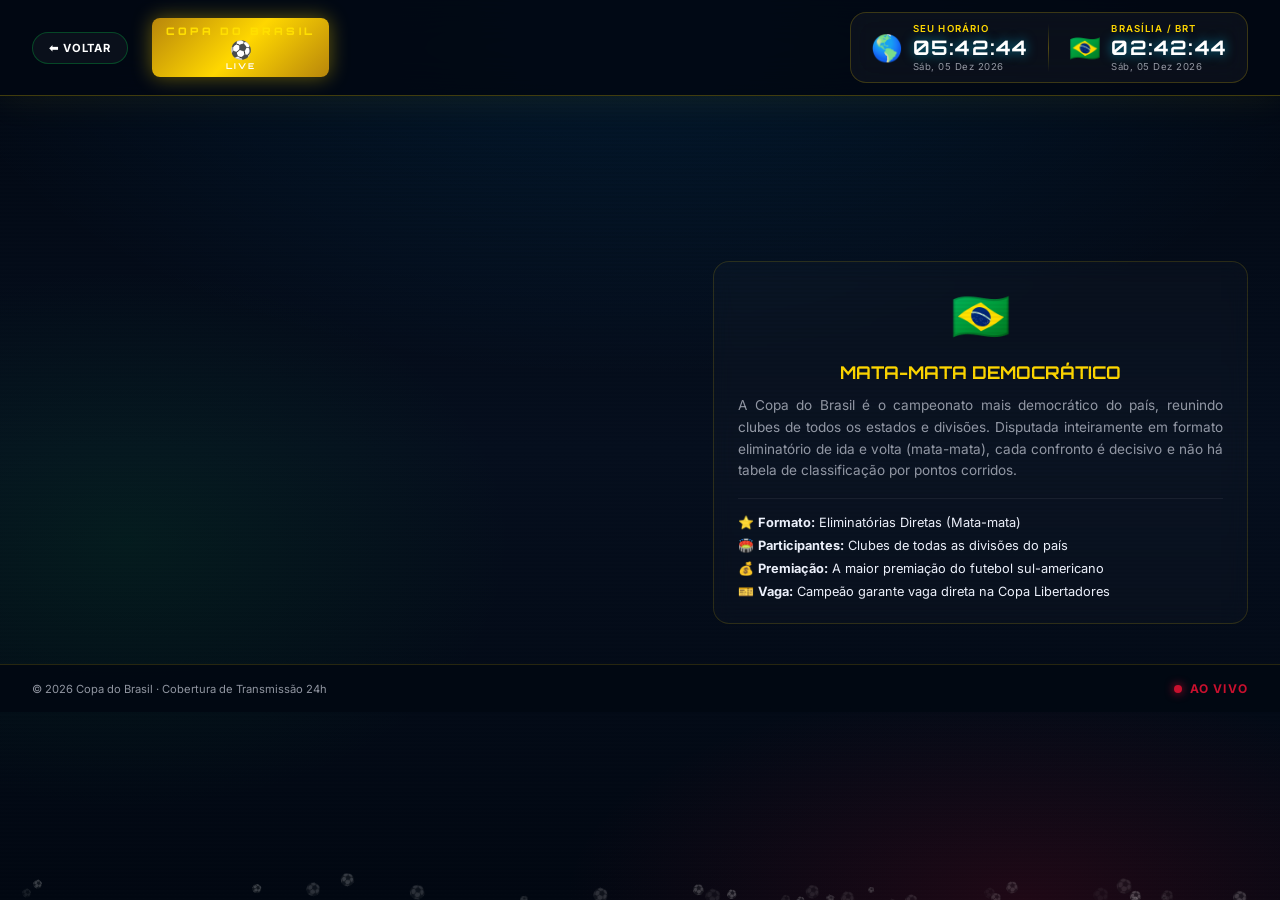
<file: copa-do-brasil.html>
<!DOCTYPE html>
<html lang="pt-BR">
<head>
  <meta charset="UTF-8"/>
  <meta name="viewport" content="width=device-width, initial-scale=1.0"/>
  <title>Copa do Brasil – Cobertura 24h</title>
  <link rel="preconnect" href="https://fonts.googleapis.com"/>
  <link href="https://fonts.googleapis.com/css2?family=Orbitron:wght@400;700;900&family=Bebas+Neue&family=Inter:wght@300;400;600;700&display=swap" rel="stylesheet"/>
  <link rel="stylesheet" href="style.css"/>
  <style>
    /* Custom spacing adjustments for split layout */
    .fixtures-wrap { padding: 0; max-width: 100%; width: 100%; }
    .fixture-card { padding: 12px 16px; }
    .group-block { border-radius: 16px; }
    .page-title { text-align: center; padding: 24px 24px 12px; }
    .page-title h1 { font-family: var(--font-disp); font-size: clamp(2rem, 4vw, 3rem); letter-spacing: 0.1em; color: var(--gold); margin: 0 0 4px; text-shadow: 0 0 20px rgba(255, 215, 0, 0.3); }
    .page-title p { font-size: 0.7rem; letter-spacing: 0.25em; color: var(--subtext); }
  </style>
</head>
<body>
  <canvas id="particleCanvas"></canvas>
  <div class="scanlines"></div>

  <!-- ===== TOP BAR ===== -->
  <header class="top-bar">
    <div class="top-bar__left">
      <a href="index.html" class="back-btn">⬅ VOLTAR</a>
      <div class="fifa-badge" style="border-color: #009b3a;">
        <span class="fifa-badge__top" style="color: #ffdf00;">COPA DO BRASIL</span>
        <span class="fifa-badge__mid">⚽</span>
        <span class="fifa-badge__bot" style="color: #fff;">LIVE</span>
      </div>
    </div>
    <div class="clocks-panel">
      <div class="clock-card"><span class="clock-card__flag">🌎</span>
        <div class="clock-card__info">
          <span class="clock-card__label">SEU HORÁRIO</span>
          <span class="clock-card__time" id="time-usa">--:--:--</span>
          <span class="clock-card__date" id="date-usa">-- --- ----</span>
        </div>
      </div>
      <div class="clock-divider"></div>
      <div class="clock-card"><span class="clock-card__flag">🇧🇷</span>
        <div class="clock-card__info">
          <span class="clock-card__label">BRASÍLIA / BRT</span>
          <span class="clock-card__time" id="time-bra">--:--:--</span>
          <span class="clock-card__date" id="date-bra">-- --- ----</span>
        </div>
      </div>
    </div>
  </header>

  <div class="page-wrap">
    <div class="page-title">
      <h1>🏆 COPA DO BRASIL</h1>
      <p>CONFRONTOS E RESULTADOS DAS ELIMINATÓRIAS EM TEMPO REAL</p>
    </div>

    <!-- ===== SPLIT LEAGUE GRID ===== -->
    <div class="league-grid">
      
      <!-- Left Column: Fixtures (Agenda) -->
      <div class="fixtures-column">
        <h2 style="font-family: var(--font-disp); font-size: 1.6rem; color: var(--gold); margin-bottom: 12px; letter-spacing: 0.05em; border-bottom: 1px solid rgba(255,215,0,0.2); padding-bottom: 8px;">📅 AGENDA DE JOGOS</h2>
        <div class="date-nav" id="dateNav" style="padding: 0 0 16px; justify-content: flex-start;"></div>
        <div class="fixtures-wrap">
          <div class="loading-state" id="fixturesList">
            <div class="spinner"></div>
            <span>Carregando agenda...</span>
          </div>
        </div>
      </div>

      <!-- Right Column: Info & Regulation -->
      <div class="standings-column">
        <h2 style="font-family: var(--font-disp); font-size: 1.6rem; color: var(--gold); margin-bottom: 12px; letter-spacing: 0.05em; border-bottom: 1px solid rgba(255,215,0,0.2); padding-bottom: 8px;">🏆 SOBRE A COMPETIÇÃO</h2>
        <div class="group-block" style="padding: 24px; background: rgba(255,255,255,0.02); border: 1px solid rgba(255,215,0,0.15); border-radius: 16px; backdrop-filter: blur(10px);">
          <div style="font-size: 3rem; margin-bottom: 16px; text-align: center;">🇧🇷</div>
          <h3 style="font-family: var(--font-head); font-size: 1.1rem; color: var(--gold); margin-bottom: 12px; text-align: center;">MATA-MATA DEMOCRÁTICO</h3>
          <p style="font-size: 0.85rem; line-height: 1.6; color: var(--subtext); margin-bottom: 16px; text-align: justify;">
            A Copa do Brasil é o campeonato mais democrático do país, reunindo clubes de todos os estados e divisões. Disputada inteiramente em formato eliminatório de ida e volta (mata-mata), cada confronto é decisivo e não há tabela de classificação por pontos corridos.
          </p>
          <div style="border-top: 1px solid rgba(255,255,255,0.06); padding-top: 16px;">
            <ul style="list-style-type: none; font-size: 0.8rem; color: var(--text); display: flex; flex-direction: column; gap: 8px; padding-left: 0;">
              <li>⭐ <strong>Formato:</strong> Eliminatórias Diretas (Mata-mata)</li>
              <li>🏟️ <strong>Participantes:</strong> Clubes de todas as divisões do país</li>
              <li>💰 <strong>Premiação:</strong> A maior premiação do futebol sul-americano</li>
              <li>🎫 <strong>Vaga:</strong> Campeão garante vaga direta na Copa Libertadores</li>
            </ul>
          </div>
        </div>
      </div>

    </div>
  </div>

  <footer class="footer">
    <span>© 2026 Copa do Brasil · Cobertura de Transmissão 24h</span>
    <span class="footer-live"><span class="live-dot"></span> AO VIVO</span>
  </footer>

  <script src="config.js"></script>
  <script src="api.js"></script>
  <script>
    // ── LEAGUE CONFIG ─────────────────────────────────────────
    const LEAGUE_ID = 73;

    // ── clocks ──────────────────────────────────────────────
    const DAYS=['Dom','Seg','Ter','Qua','Qui','Sex','Sáb'];
    const MONTHS=['Jan','Fev','Mar','Abr','Mai','Jun','Jul','Ago','Set','Out','Nov','Dez'];
    function pad(n){return String(n).padStart(2,'0');}
    function zoneDate(off){const n=new Date();return new Date(n.getTime()+n.getTimezoneOffset()*6e4+off*36e5);}
    function updateClocks(){
      const local=new Date(),b=zoneDate(-3);
      const lTime = document.getElementById('time-usa');
      const lDate = document.getElementById('date-usa');
      if (lTime) lTime.textContent=`${pad(local.getHours())}:${pad(local.getMinutes())}:${pad(local.getSeconds())}`;
      if (lDate) lDate.textContent=`${DAYS[local.getDay()]}, ${pad(local.getDate())} ${MONTHS[local.getMonth()]} ${local.getFullYear()}`;
      document.getElementById('time-bra').textContent=`${pad(b.getHours())}:${pad(b.getMinutes())}:${pad(b.getSeconds())}`;
      document.getElementById('date-bra').textContent=`${DAYS[b.getDay()]}, ${pad(b.getDate())} ${MONTHS[b.getMonth()]} ${b.getFullYear()}`;
    }
    updateClocks(); setInterval(updateClocks, 1000);

    // ── fixtures logic ───────────────────────────────────────
    let leagueFixtures = [];
    let selectedDate = null;

    function brtDateStr(utcStr){
      return new Date(utcStr).toLocaleDateString('pt-BR',{timeZone:'America/Sao_Paulo',year:'numeric',month:'2-digit',day:'2-digit'});
    }

    function buildDateNav(){
      const nav = document.getElementById('dateNav');
      const dates = [...new Set(leagueFixtures.map(f => brtDateStr(f.date)))].sort((a,b) => {
        const [d1,m1,y1] = a.split('/'); const [d2,m2,y2] = b.split('/');
        return new Date(`${y1}-${m1}-${d1}`) - new Date(`${y2}-${m2}-${d2}`);
      });

      if(!dates.length) {
        nav.innerHTML = '<span style="font-size:0.75rem; color:var(--subtext);">Nenhum jogo agendado.</span>';
        selectedDate = null;
        return;
      }

      if(!selectedDate || !dates.includes(selectedDate)){
        const today = brtDateStr(new Date().toISOString());
        selectedDate = dates.includes(today) ? today : dates[0];
      }

      const idx = dates.indexOf(selectedDate);
      const start = Math.max(0, idx - 2);
      const end = Math.min(dates.length - 1, idx + 2);
      nav.innerHTML = '';

      dates.slice(start, end + 1).forEach(ds => {
        const [d,m,y] = ds.split('/');
        const lbl = new Date(`${y}-${m}-${d}`).toLocaleDateString('pt-BR', {weekday: 'short', day: '2-digit', month: 'short'});
        const btn = document.createElement('button');
        btn.className = 'date-btn' + (ds === selectedDate ? ' active' : '');
        btn.textContent = lbl.toUpperCase();
        btn.onclick = () => { selectedDate = ds; buildDateNav(); renderFixtures(); };
        nav.appendChild(btn);
      });
    }

    function renderFixtures(){
      const wrap = document.getElementById('fixturesList');
      const day = leagueFixtures
        .filter(f => selectedDate === null || brtDateStr(f.date) === selectedDate)
        .sort((a,b) => new Date(a.date) - new Date(b.date));

      if(!day.length){
        wrap.innerHTML = '<div class="loading-state"><span>Sem jogos nesta data.</span></div>';
        return;
      }

      wrap.innerHTML = '';
      const rounds = {};
      day.forEach(f => {
        const roundName = f.round || 'Rodada Geral';
        if(!rounds[roundName]) rounds[roundName] = [];
        rounds[roundName].push(f);
      });

      Object.entries(rounds).forEach(([round, fixtures]) => {
        const rh = document.createElement('div');
        rh.className = 'round-header';
        rh.textContent = round.replace('Regular Season','Rodada').replace('-','–').toUpperCase();
        wrap.appendChild(rh);

        fixtures.forEach(f => {
          const live = API.isLive(f.statusShort);
          const done = API.isFinished(f.statusShort);
          const hasScore = f.homeGoals !== null && f.awayGoals !== null;
          
          const isHighlight = (CONFIG.HIGHLIGHT_TEAMS || []).some(team => 
            (f.homeTeam?.name && f.homeTeam.name.toLowerCase().includes(team.toLowerCase())) || 
            (f.awayTeam?.name && f.awayTeam.name.toLowerCase().includes(team.toLowerCase()))
          );

          const card = document.createElement('div');
          card.className = 'fixture-card' + (live ? ' is-live' : '') + (done ? ' is-done' : '') + (isHighlight ? ' brasil-match' : '');

          card.innerHTML = `
            <div class="team-side">
              <img class="team-logo" src="${f.homeTeam.logo}" alt="${f.homeTeam.name}" onerror="this.style.opacity=.3">
              <div class="team-info">
                <div class="team-name">${f.homeTeam.name}</div>
                <div class="team-code">${f.homeTeam.code || ''}</div>
              </div>
            </div>
            <div class="match-center">
              ${hasScore
                ? `<div class="score">${f.homeGoals} – ${f.awayGoals}</div>`
                : `<div class="time-block">
                    <div class="time-brt">🇧🇷 ${API.toBrazilTime(f.date)}</div>
                  </div>`
              }
              <div class="status-tag${live ? ' live' : ''}">${live ? '🔴 ' : ''}${API.statusLabel(f.statusShort, f.elapsed)}</div>
              <div class="venue-tag" style="font-size:0.5rem;">📍 ${f.venueCity || ''}</div>
            </div>
            <div class="team-side away">
              <img class="team-logo" src="${f.awayTeam.logo}" alt="${f.awayTeam.name}" onerror="this.style.opacity=.3">
              <div class="team-info">
                <div class="team-name">${f.awayTeam.name}</div>
                <div class="team-code">${f.awayTeam.code || ''}</div>
              </div>
            </div>`;
          wrap.appendChild(card);
        });
      });
    }

    async function init(){
      try {
        const all = await API.getFixtures();
        leagueFixtures = all.filter(f => f.league && f.league.externalId === LEAGUE_ID);
        buildDateNav();
        renderFixtures();
      } catch (e) {
        document.getElementById('fixturesList').innerHTML = `<div class="loading-state"><span>⚠️ ${e.message}</span></div>`;
      }
    }

    init();
    
    // Auto refresh data every 30s
    setInterval(async () => {
      try {
        const all = await API.getFixtures();
        leagueFixtures = all.filter(f => f.league && f.league.externalId === LEAGUE_ID);
        renderFixtures();
      } catch(_) {}
    }, CONFIG.REFRESH_INTERVAL);

    // particles
    const cv=document.getElementById('particleCanvas'),ctx2=cv.getContext('2d');
    let W2,H2,pts=[];
    function resize(){W2=cv.width=window.innerWidth;H2=cv.height=window.innerHeight;}
    function mkPt(){return{x:Math.random()*W2,y:H2+10,vx:(Math.random()-.5)*.4,vy:-(Math.random()*.5+.2),a:Math.random()*.35+.08,s:Math.random()*9+5,r:0,rs:(Math.random()-.5)*.02};}
    function animPts(){
      ctx2.clearRect(0,0,W2,H2);
      if(pts.length<30)pts.push(mkPt());
      pts.forEach((p,i)=>{p.x+=p.vx;p.y+=p.vy;p.r+=p.rs;p.a-=.0004;
        ctx2.save();ctx2.globalAlpha=Math.max(0,p.a);ctx2.translate(p.x,p.y);ctx2.rotate(p.r);
        ctx2.font=`${p.s}px serif`;ctx2.fillStyle='rgba(255,215,0,.6)';ctx2.fillText('⚽',0,0);
        ctx2.restore();if(p.y<-20||p.a<=0)pts.splice(i,1);
      });requestAnimationFrame(animPts);
    }
    window.addEventListener('resize',resize);resize();animPts();
  </script>
</body>
</html>
</file>
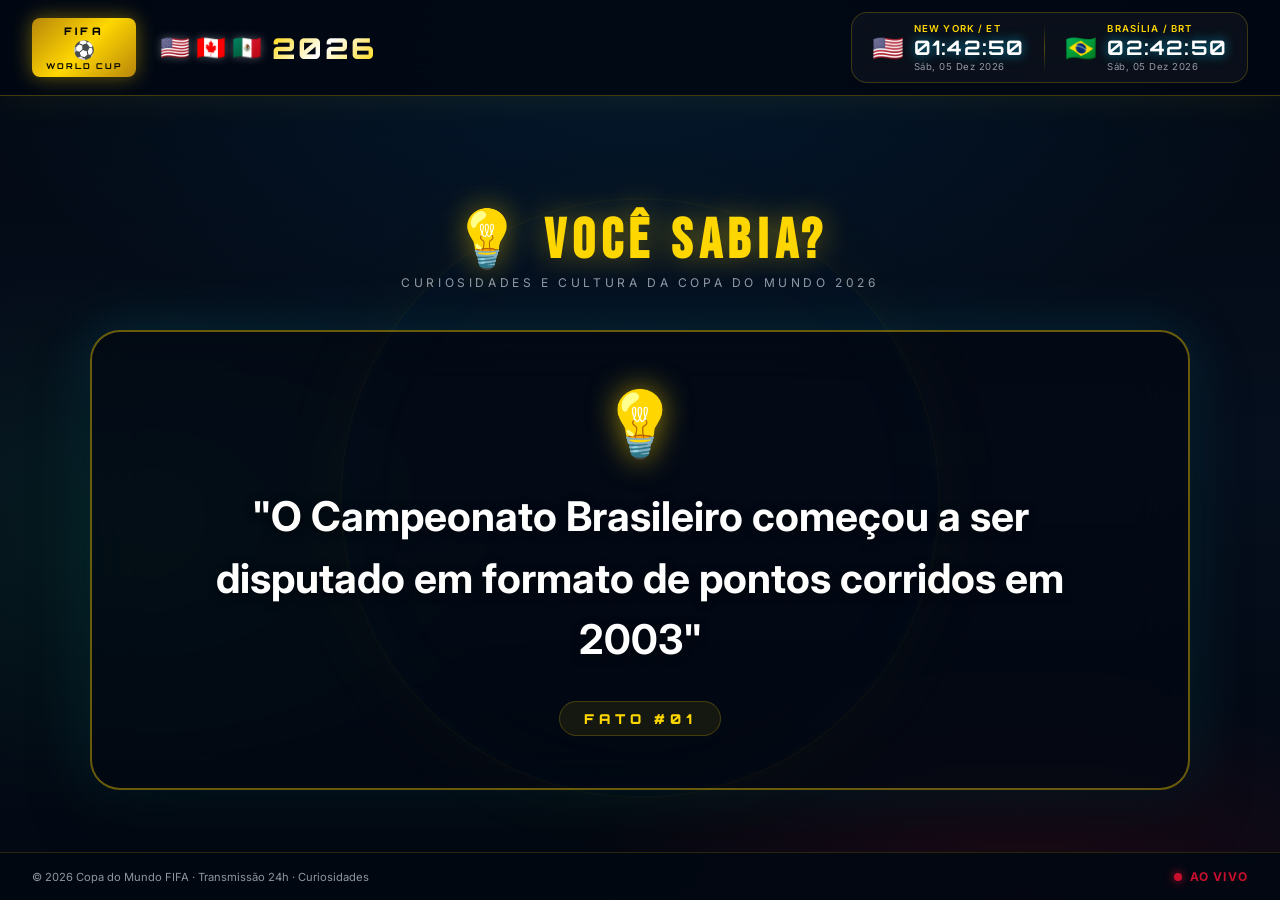
<file: curiosidades.html>
<!DOCTYPE html>
<html lang="pt-BR">
<head>
  <meta charset="UTF-8" />
  <meta name="viewport" content="width=device-width, initial-scale=1.0" />
  <title>Curiosidades da Copa – Copa do Mundo FIFA 2026</title>
  <link rel="preconnect" href="https://fonts.googleapis.com" />
  <link rel="preconnect" href="https://fonts.gstatic.com" crossorigin />
  <link href="https://fonts.googleapis.com/css2?family=Orbitron:wght@400;700;900&family=Bebas+Neue&family=Inter:wght@300;400;600;700&display=swap" rel="stylesheet" />
  <link rel="stylesheet" href="style.css" />
  <style>
    body {
      overflow: hidden;
      min-height: 100vh;
      width: 100%;
      display: flex;
      flex-direction: column;
    }
    
    .curiosity-wrapper {
      flex: 1;
      display: flex;
      flex-direction: column;
      align-items: center;
      justify-content: center;
      padding: 40px 60px;
      z-index: 10;
      position: relative;
      width: 100%;
      box-sizing: border-box;
    }

    .curiosity-container {
      width: 100%;
      max-width: 1100px;
      flex: 1;
      max-height: 460px;
      position: relative;
      perspective: 1000px;
    }

    .curiosity-card {
      position: absolute;
      inset: 0;
      background: rgba(2, 8, 18, 0.6);
      border: 2px dashed rgba(255, 215, 0, 0.25);
      border-radius: 30px;
      padding: 50px 70px;
      backdrop-filter: blur(25px);
      display: flex;
      flex-direction: column;
      align-items: center;
      justify-content: center;
      text-align: center;
      box-shadow: 0 30px 60px rgba(0, 0, 0, 0.4), 0 0 50px rgba(255, 215, 0, 0.08);
      opacity: 0;
      transform: rotateY(-30deg) scale(0.92);
      transition: all 0.9s cubic-bezier(0.34, 1.56, 0.64, 1);
      pointer-events: none;
      box-sizing: border-box;
    }

    .curiosity-card.active {
      opacity: 1;
      transform: rotateY(0) scale(1);
      pointer-events: auto;
      border-style: solid;
      border-color: rgba(255, 215, 0, 0.4);
      box-shadow: 0 30px 60px rgba(0, 0, 0, 0.4), 0 0 60px rgba(0, 212, 255, 0.15);
    }

    .curiosity-card.exit {
      opacity: 0;
      transform: rotateY(30deg) scale(0.92);
    }

    .curiosity-icon {
      font-size: 4rem;
      margin-bottom: 24px;
      animation: pulseGlow 2s ease-in-out infinite;
      filter: drop-shadow(0 0 15px rgba(255, 215, 0, 0.6));
    }

    .curiosity-text {
      font-family: var(--font-body);
      font-size: clamp(1.8rem, 3.2vw, 2.6rem);
      line-height: 1.5;
      color: #fff;
      font-weight: 700;
      margin-bottom: 30px;
      text-shadow: 0 2px 10px rgba(0, 0, 0, 0.5);
    }

    .curiosity-meta {
      font-family: var(--font-head);
      font-size: 0.85rem;
      font-weight: 900;
      letter-spacing: 0.35em;
      color: var(--gold);
      text-transform: uppercase;
      background: rgba(255, 215, 0, 0.08);
      padding: 8px 24px;
      border-radius: 50px;
      border: 1px solid rgba(255, 215, 0, 0.2);
    }

    @keyframes pulseGlow {
      0%, 100% { transform: scale(1); filter: drop-shadow(0 0 10px rgba(255, 215, 0, 0.5)); }
      50% { transform: scale(1.1); filter: drop-shadow(0 0 25px rgba(255, 215, 0, 0.8)); }
    }

    .page-title {
      text-align: center;
      margin-bottom: 40px;
    }

    .page-title h1 {
      font-family: var(--font-disp);
      font-size: 3.5rem;
      letter-spacing: 0.12em;
      color: var(--gold);
      margin: 0;
      text-shadow: 0 0 30px rgba(255, 215, 0, 0.45);
    }

    .page-title p {
      font-size: 0.75rem;
      letter-spacing: 0.3em;
      color: var(--subtext);
    }

    /* Ambient neon ring background */
    .neon-ring {
      position: absolute;
      width: 600px;
      height: 600px;
      border-radius: 50%;
      border: 2px solid rgba(255, 215, 0, 0.03);
      box-shadow: 0 0 100px rgba(255, 215, 0, 0.03), inset 0 0 100px rgba(0, 212, 255, 0.02);
      animation: rotateRing 20s linear infinite;
      z-index: 1;
      pointer-events: none;
    }

    @keyframes rotateRing {
      0% { transform: rotate(0deg) scale(1); }
      50% { transform: rotate(180deg) scale(1.05); }
      100% { transform: rotate(360deg) scale(1); }
    }
  </style>
</head>
<body>

  <!-- Background animations -->
  <canvas id="particleCanvas"></canvas>
  <div class="scanlines"></div>

  <!-- Header with Clocks -->
  <header class="top-bar">
    <div class="top-bar__left">
      <div class="fifa-badge">
        <span class="fifa-badge__top">FIFA</span>
        <span class="fifa-badge__mid">⚽</span>
        <span class="fifa-badge__bot">WORLD CUP</span>
      </div>
      <div class="host-flags">
        <span class="flag">🇺🇸</span>
        <span class="flag">🇨🇦</span>
        <span class="flag">🇲🇽</span>
        <span class="host-label">2026</span>
      </div>
    </div>
    <div class="clocks-panel">
      <div class="clock-card" id="clock-usa">
        <span class="clock-card__flag">🇺🇸</span>
        <div class="clock-card__info">
          <span class="clock-card__label">NEW YORK / ET</span>
          <span class="clock-card__time" id="time-usa">--:--:--</span>
          <span class="clock-card__date" id="date-usa">-- --- ----</span>
        </div>
      </div>
      <div class="clock-divider"></div>
      <div class="clock-card" id="clock-bra">
        <span class="clock-card__flag">🇧🇷</span>
        <div class="clock-card__info">
          <span class="clock-card__label">BRASÍLIA / BRT</span>
          <span class="clock-card__time" id="time-bra">--:--:--</span>
          <span class="clock-card__date" id="date-bra">-- --- ----</span>
        </div>
      </div>
    </div>
  </header>

  <!-- Curiosities Screen -->
  <div class="curiosity-wrapper">
    <div class="neon-ring"></div>
    <div class="page-title">
      <h1>💡 VOCÊ SABIA?</h1>
      <p>CURIOSIDADES E CULTURA DA COPA DO MUNDO 2026</p>
    </div>

    <div class="curiosity-container" id="curiosityContainer">
      <!-- Cards rendered dynamically by JS -->
    </div>
  </div>

  <footer class="footer" style="position: fixed; bottom: 0; left: 0; right: 0;">
    <span>© 2026 Copa do Mundo FIFA · Transmissão 24h · Curiosidades</span>
    <span class="footer-live"><span class="live-dot"></span> AO VIVO</span>
  </footer>

  <script src="config.js"></script>
  <script src="api.js"></script>
  <script>
    // Dual clocks
    const DAYS_SHORT = ['Dom', 'Seg', 'Ter', 'Qua', 'Qui', 'Sex', 'Sáb'];
    const MONTHS_SHORT = ['Jan','Fev','Mar','Abr','Mai','Jun','Jul','Ago','Set','Out','Nov','Dez'];
    
    function pad(n) { return String(n).padStart(2, '0'); }
    
    function formatTime(date) {
      return `${pad(date.getHours())}:${pad(date.getMinutes())}:${pad(date.getSeconds())}`;
    }
    
    function formatDate(date) {
      return `${DAYS_SHORT[date.getDay()]}, ${pad(date.getDate())} ${MONTHS_SHORT[date.getMonth()]} ${date.getFullYear()}`;
    }
    
    function getTimeInZone(offsetHours) {
      const now = new Date();
      const utcMs = now.getTime() + now.getTimezoneOffset() * 60_000;
      return new Date(utcMs + offsetHours * 3_600_000);
    }
    
    function updateClocks() {
      const usa = getTimeInZone(-4);
      document.getElementById('time-usa').textContent = formatTime(usa);
      document.getElementById('date-usa').textContent = formatDate(usa);
      const bra = getTimeInZone(-3);
      document.getElementById('time-bra').textContent = formatTime(bra);
      document.getElementById('date-bra').textContent = formatDate(bra);
    }
    
    updateClocks();
    setInterval(updateClocks, 1000);

    // Particles system
    const canvas = document.getElementById('particleCanvas');
    const ctx = canvas.getContext('2d');
    let particles = [];
    let W = canvas.width = window.innerWidth;
    let H = canvas.height = window.innerHeight;
    
    function resizeCanvas() {
      W = canvas.width = window.innerWidth;
      H = canvas.height = window.innerHeight;
    }
    
    function createParticle() {
      return {
        x: Math.random() * W,
        y: H + 20,
        vx: (Math.random() - 0.5) * 0.4,
        vy: -(Math.random() * 0.5 + 0.2),
        alpha: Math.random() * 0.4 + 0.1,
        size: Math.random() * 10 + 4,
        rotate: Math.random() * Math.PI * 2,
        rotateSpeed: (Math.random() - 0.5) * 0.02,
      };
    }
    
    function animateParticles() {
      ctx.clearRect(0, 0, W, H);
      if (particles.length < 40) {
        particles.push(createParticle());
      }
      particles.forEach((p, i) => {
        p.x += p.vx;
        p.y += p.vy;
        p.rotate += p.rotateSpeed;
        p.alpha -= 0.0003;
        ctx.save();
        ctx.globalAlpha = Math.max(0, p.alpha);
        ctx.translate(p.x, p.y);
        ctx.rotate(p.rotate);
        ctx.font = `${p.size}px serif`;
        ctx.fillStyle = 'rgba(255, 215, 0, 0.4)';
        ctx.fillText('⚽', 0, 0);
        ctx.restore();
        if (p.y < -20 || p.alpha <= 0) {
          particles.splice(i, 1);
        }
      });
      requestAnimationFrame(animateParticles);
    }
    
    window.addEventListener('resize', resizeCanvas);
    animateParticles();

    // Trivia rotation logic
    const DEFAULT_TRIVIA = [
      "A Copa de 2026 será a primeira da história a ser realizada em 3 países simultaneamente: Estados Unidos, Canadá e México.",
      "O México se tornará o primeiro país do mundo a sediar a Copa do Mundo em três ocasiões diferentes (1970, 1986 e 2026).",
      "O Estádio Azteca sediou duas finais históricas da Copa do Mundo: em 1970 (vencida pelo Brasil de Pelé) e em 1986 (vencida pela Argentina de Maradona).",
      "Com 48 seleções divididas em 12 grupos de 4, a Copa de 2026 terá 104 partidas disputadas ao longo de 39 dias de competição.",
      "O maior estádio em capacidade de público da Copa de 2026 será o MetLife Stadium em Nova York / Nova Jersey, com capacidade para mais de 82.500 torcedores, que sediará a grande final.",
      "A Copa do Mundo de 2026 marcará a maior expansão do formato do torneio desde 1998, passando do modelo tradicional de 32 países para 48 seleções."
    ];

    let triviaData = [...DEFAULT_TRIVIA];
    let currentIndex = 0;
    let rotationInterval = null;

    async function loadTrivia() {
      if (CONFIG.SHEETS.curiosidades) {
        try {
          const rows = await CONTENT.getCuriosidades();
          if (rows.length) {
            // Map sheet columns to standard format
            triviaData = rows.map(r => r.texto || r.curiosidade || r.fact || '').filter(t => t);
            
            // Add default trivia if list is short
            if (triviaData.length < 3) {
              triviaData = [...triviaData, ...DEFAULT_TRIVIA];
            }
          }
        } catch (e) {
          console.warn("Failed to load trivia from Sheet, using defaults", e);
        }
      }
      renderCards();
    }

    function renderCards() {
      const container = document.getElementById('curiosityContainer');
      container.innerHTML = '';
      
      triviaData.forEach((text, index) => {
        const card = document.createElement('div');
        card.className = `curiosity-card${index === 0 ? ' active' : ''}`;
        card.id = `card-${index}`;
        card.innerHTML = `
          <div class="curiosity-icon">💡</div>
          <p class="curiosity-text">"${text}"</p>
          <span class="curiosity-meta">FATO #0${index + 1}</span>
        `;
        container.appendChild(card);
      });
      
      currentIndex = 0;
      startRotation();
    }

    function showNextCard() {
      if (triviaData.length <= 1) return;
      
      const currentCard = document.getElementById(`card-${currentIndex}`);
      currentCard.classList.remove('active');
      currentCard.classList.add('exit');
      
      setTimeout(() => {
        currentCard.classList.remove('exit');
      }, 900);
      
      currentIndex = (currentIndex + 1) % triviaData.length;
      
      const nextCard = document.getElementById(`card-${currentIndex}`);
      nextCard.classList.add('active');
    }

    function startRotation() {
      if (rotationInterval) clearInterval(rotationInterval);
      // Rotate trivia every 18 seconds
      rotationInterval = setInterval(showNextCard, 18000);
    }

    // Initial load
    loadTrivia();
    
    // Refresh sheet contents periodically
    setInterval(loadTrivia, CONFIG.CONTENT_INTERVAL);
  </script>
</body>
</html>
</file>
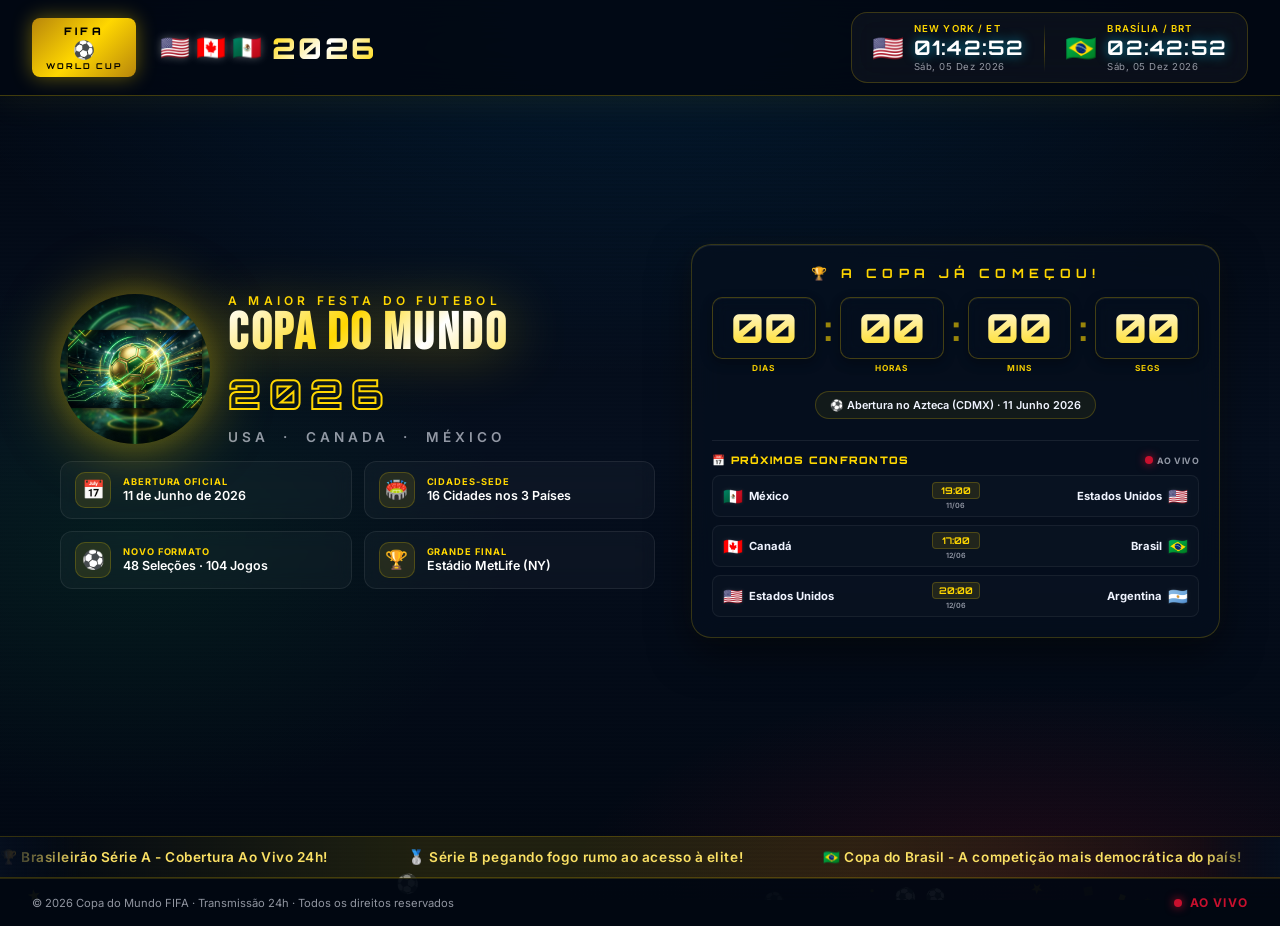
<file: home2.html>
<!DOCTYPE html>
<html lang="pt-BR">
<head>
  <meta charset="UTF-8" />
  <meta name="viewport" content="width=device-width, initial-scale=1.0" />
  <title>FIFA World Cup 2026 – Painel Oficial</title>
  <meta name="description" content="Painel oficial e countdown para a Copa do Mundo FIFA 2026 | USA · Canada · México" />
  <link rel="preconnect" href="https://fonts.googleapis.com" />
  <link rel="preconnect" href="https://fonts.gstatic.com" crossorigin />
  <link href="https://fonts.googleapis.com/css2?family=Orbitron:wght@400;700;900&family=Bebas+Neue&family=Inter:wght@300;400;600;700&display=swap" rel="stylesheet" />
  <link rel="stylesheet" href="style.css" />
  <style>
    /* Split layout container */
    .main-split {
      display: flex;
      flex-direction: row;
      align-items: center;
      justify-content: center;
      gap: 36px;
      width: 100%;
      max-width: 1200px;
      margin: 0 auto;
      padding: 10px 20px 60px;
      min-height: calc(100vh - 160px);
    }

    .panel-left {
      flex: 1.1;
      display: flex;
      flex-direction: column;
      align-items: flex-start;
      gap: 16px;
    }

    .panel-right {
      flex: 0.9;
      display: flex;
      flex-direction: column;
      align-items: center;
      gap: 16px;
      background: rgba(6, 15, 30, 0.6);
      border: 1px solid rgba(255, 215, 0, 0.2);
      border-radius: 20px;
      padding: 20px 20px;
      backdrop-filter: blur(15px);
      box-shadow: 
        0 15px 40px rgba(0, 0, 0, 0.5),
        inset 0 1px 0 rgba(255, 255, 255, 0.08),
        0 0 25px rgba(255, 215, 0, 0.03);
    }

    /* Left panel specific styling */
    .panel-left__hero {
      display: flex;
      align-items: center;
      gap: 18px;
      width: 100%;
    }

    .panel-left .trophy-container {
      width: 150px;
      height: 150px;
      flex-shrink: 0;
    }

    .panel-left .hero-title {
      text-align: left;
      align-items: flex-start;
      gap: 2px;
      flex-grow: 1;
    }

    .panel-left .hero-title__main {
      font-size: clamp(2.2rem, 4vw, 3.5rem);
      line-height: 0.95;
    }

    .panel-left .year-digit {
      font-size: clamp(1.8rem, 3.5vw, 2.5rem);
    }

    /* Info Grid Card */
    .info-card {
      display: grid;
      grid-template-columns: repeat(2, 1fr);
      gap: 12px;
      width: 100%;
    }

    .info-item {
      display: flex;
      align-items: center;
      gap: 12px;
      background: rgba(255, 255, 255, 0.03);
      border: 1px solid rgba(255, 255, 255, 0.08);
      border-radius: 12px;
      padding: 10px 14px;
      transition: all 0.3s cubic-bezier(0.25, 0.8, 0.25, 1);
      position: relative;
      overflow: hidden;
      backdrop-filter: blur(8px);
    }

    .info-item::before {
      content: '';
      position: absolute;
      top: 0; left: 0; right: 0; bottom: 0;
      background: linear-gradient(135deg, rgba(255,215,0,0.1), transparent);
      opacity: 0;
      transition: opacity 0.3s ease;
      z-index: 1;
    }

    .info-item:hover::before {
      opacity: 1;
    }

    .info-item:hover {
      transform: translateY(-2px) scale(1.01);
      border-color: rgba(255, 215, 0, 0.35);
      box-shadow: 0 8px 20px rgba(255, 215, 0, 0.08);
    }

    .info-icon-wrapper {
      width: 36px;
      height: 36px;
      border-radius: 10px;
      background: rgba(255, 215, 0, 0.1);
      display: flex;
      align-items: center;
      justify-content: center;
      font-size: 1.15rem;
      border: 1px solid rgba(255, 215, 0, 0.2);
      color: var(--gold);
      flex-shrink: 0;
      z-index: 2;
    }

    .info-text {
      display: flex;
      flex-direction: column;
      gap: 1px;
      z-index: 2;
    }

    .info-label {
      font-family: var(--font-body);
      font-size: 0.58rem;
      font-weight: 700;
      color: var(--gold);
      letter-spacing: 0.1em;
      text-transform: uppercase;
    }

    .info-value {
      font-family: var(--font-body);
      font-size: 0.78rem;
      font-weight: 600;
      color: #fff;
    }

    /* Right Panel elements */
    .right-panel .countdown-label {
      font-size: 0.68rem;
      letter-spacing: 0.25em;
      color: var(--gold);
      font-weight: 900;
    }

    .countdown-grid-mini {
      display: flex;
      align-items: center;
      gap: 8px;
      justify-content: center;
      width: 100%;
    }

    .countdown-unit-mini {
      display: flex;
      flex-direction: column;
      align-items: center;
      gap: 4px;
      flex: 1;
      min-width: 65px;
    }

    .countdown-number-mini {
      font-family: var(--font-head);
      font-size: clamp(1.8rem, 3.5vw, 2.5rem);
      font-weight: 900;
      line-height: 1;
      width: 100%;
      text-align: center;
      background: linear-gradient(180deg, #fff 0%, var(--gold) 100%);
      -webkit-background-clip: text;
      -webkit-text-fill-color: transparent;
      background-clip: text;
      position: relative;
      padding: 10px 6px;
      border-radius: 10px;
      border: 1px solid rgba(255, 215, 0, 0.25);
      background-color: rgba(2, 8, 18, 0.6);
      backdrop-filter: blur(8px);
      box-shadow:
        0 4px 12px rgba(0,0,0,0.3),
        inset 0 1px 0 rgba(255,255,255,0.05);
      transition: transform 0.15s ease;
    }

    .countdown-number-mini.flip {
      transform: scaleY(0.8);
      filter: brightness(1.2);
    }

    .countdown-text-mini {
      font-family: var(--font-body);
      font-size: 0.52rem;
      font-weight: 700;
      letter-spacing: 0.12em;
      color: var(--gold);
      text-transform: uppercase;
    }

    .countdown-colon-mini {
      font-family: var(--font-head);
      font-size: clamp(1.5rem, 3vw, 2rem);
      font-weight: 900;
      color: var(--gold);
      opacity: 0.6;
      animation: blink 1s step-end infinite;
      padding-bottom: 12px;
    }

    .event-badge {
      display: flex;
      align-items: center;
      gap: 6px;
      font-family: var(--font-body);
      font-size: 0.68rem;
      font-weight: 600;
      color: var(--text);
      background: rgba(255, 215, 0, 0.06);
      border: 1px solid rgba(255, 215, 0, 0.2);
      border-radius: 50px;
      padding: 6px 14px;
      margin-top: 2px;
      text-align: center;
    }

    /* Upcoming games */
    .upcoming-box {
      width: 100%;
      margin-top: 5px;
      border-top: 1px solid rgba(255, 255, 255, 0.08);
      padding-top: 12px;
    }

    .upcoming-header {
      display: flex;
      align-items: center;
      justify-content: space-between;
      margin-bottom: 8px;
    }

    .upcoming-title {
      font-family: var(--font-head);
      font-size: 0.65rem;
      font-weight: 900;
      color: var(--gold);
      letter-spacing: 0.12em;
      text-transform: uppercase;
    }

    .live-indicator {
      display: flex;
      align-items: center;
      gap: 4px;
      font-family: var(--font-body);
      font-size: 0.55rem;
      font-weight: 700;
      color: var(--subtext);
      letter-spacing: 0.05em;
    }

    .upcoming-list {
      display: flex;
      flex-direction: column;
      gap: 8px;
      width: 100%;
    }

    .mini-match-card {
      display: grid;
      grid-template-columns: 1fr 58px 1fr;
      align-items: center;
      background: rgba(255, 255, 255, 0.02);
      border: 1px solid rgba(255, 255, 255, 0.06);
      border-radius: 8px;
      padding: 6px 10px;
      gap: 6px;
      transition: all 0.2s ease;
    }

    .mini-match-card:hover {
      background: rgba(255, 255, 255, 0.05);
      border-color: rgba(255, 215, 0, 0.25);
    }

    .mini-match-team {
      display: flex;
      align-items: center;
      gap: 6px;
      font-size: 0.7rem;
      font-weight: 700;
      color: var(--text);
    }

    .mini-match-team.away {
      justify-content: flex-end;
      text-align: right;
    }

    .mini-match-flag {
      font-size: 1rem;
      filter: drop-shadow(0 0 2px rgba(255,255,255,0.1));
    }

    .mini-match-name {
      white-space: nowrap;
      overflow: hidden;
      text-overflow: ellipsis;
    }

    .mini-match-time-box {
      display: flex;
      flex-direction: column;
      align-items: center;
      justify-content: center;
    }

    .mini-match-time {
      font-family: var(--font-head);
      font-size: 0.58rem;
      font-weight: 700;
      color: var(--gold);
      background: rgba(255, 215, 0, 0.1);
      border: 1px solid rgba(255, 215, 0, 0.2);
      border-radius: 4px;
      padding: 2px 4px;
      min-width: 48px;
      text-align: center;
    }

    .mini-match-date {
      font-size: 0.45rem;
      color: var(--subtext);
      margin-top: 2px;
      font-weight: 600;
    }

    /* Responsiveness */
    @media (max-width: 1024px) {
      .main-split {
        flex-direction: column;
        gap: 24px;
        padding-top: 10px;
        padding-bottom: 30px;
      }

      .panel-left {
        align-items: center;
        text-align: center;
        width: 100%;
      }

      .panel-left__hero {
        flex-direction: column;
        align-items: center;
        text-align: center;
        gap: 12px;
      }

      .panel-left .hero-title {
        align-items: center;
        text-align: center;
      }

      .panel-right {
        width: 100%;
        max-width: 500px;
      }
    }

    @media (max-width: 600px) {
      .info-card {
        grid-template-columns: 1fr;
        gap: 8px;
      }
      .panel-left .trophy-container {
        width: 120px;
        height: 120px;
      }
      .countdown-grid-mini {
        gap: 4px;
      }
      .countdown-unit-mini {
        min-width: 55px;
      }
      .countdown-number-mini {
        font-size: 1.8rem;
        padding: 8px 4px;
      }
    }
  </style>
</head>
<body>

  <!-- ===== PARTICLES CANVAS ===== -->
  <canvas id="particleCanvas"></canvas>

  <!-- ===== SCANLINE OVERLAY ===== -->
  <div class="scanlines"></div>

  <!-- ===== TOP BAR ===== -->
  <header class="top-bar">
    <div class="top-bar__left">
      <div class="fifa-badge">
        <span class="fifa-badge__top">FIFA</span>
        <span class="fifa-badge__mid">⚽</span>
        <span class="fifa-badge__bot">WORLD CUP</span>
      </div>
      <div class="host-flags">
        <span class="flag" title="USA">🇺🇸</span>
        <span class="flag" title="Canada">🇨🇦</span>
        <span class="flag" title="México">🇲🇽</span>
        <span class="host-label">2026</span>
      </div>
    </div>

    <!-- DUAL CLOCKS -->
    <div class="clocks-panel">
      <div class="clock-card" id="clock-usa">
        <span class="clock-card__flag">🇺🇸</span>
        <div class="clock-card__info">
          <span class="clock-card__label">NEW YORK / ET</span>
          <span class="clock-card__time" id="time-usa">--:--:--</span>
          <span class="clock-card__date" id="date-usa">-- --- ----</span>
        </div>
      </div>
      <div class="clock-divider"></div>
      <div class="clock-card" id="clock-bra">
        <span class="clock-card__flag">🇧🇷</span>
        <div class="clock-card__info">
          <span class="clock-card__label">BRASÍLIA / BRT</span>
          <span class="clock-card__time" id="time-bra">--:--:--</span>
          <span class="clock-card__date" id="date-bra">-- --- ----</span>
        </div>
      </div>
    </div>
  </header>

  <!-- ===== MAIN CONTENT ===== -->
  <main class="main-split">

    <!-- LEFT PANEL: TROPHY & TOURNAMENT INFO -->
    <section class="panel-left">
      <div class="panel-left__hero">
        <div class="trophy-container">
          <img src="hero.png" alt="Troféu Copa do Mundo" class="trophy-img" />
          <div class="trophy-glow"></div>
        </div>
        
        <div class="hero-title">
          <p class="hero-title__pre">A MAIOR FESTA DO FUTEBOL</p>
          <h1 class="hero-title__main">COPA DO MUNDO</h1>
          <h2 class="hero-title__year">
            <span class="year-digit">2</span>
            <span class="year-digit">0</span>
            <span class="year-digit">2</span>
            <span class="year-digit">6</span>
          </h2>
          <p class="hero-title__sub">USA &nbsp;·&nbsp; CANADA &nbsp;·&nbsp; MÉXICO</p>
        </div>
      </div>

      <!-- Information Cards Grid -->
      <div class="info-card">
        <div class="info-item">
          <div class="info-icon-wrapper">📅</div>
          <div class="info-text">
            <span class="info-label">Abertura Oficial</span>
            <span class="info-value">11 de Junho de 2026</span>
          </div>
        </div>
        
        <div class="info-item">
          <div class="info-icon-wrapper">🏟️</div>
          <div class="info-text">
            <span class="info-label">Cidades-Sede</span>
            <span class="info-value">16 Cidades nos 3 Países</span>
          </div>
        </div>
        
        <div class="info-item">
          <div class="info-icon-wrapper">⚽</div>
          <div class="info-text">
            <span class="info-label">Novo Formato</span>
            <span class="info-value">48 Seleções · 104 Jogos</span>
          </div>
        </div>
        
        <div class="info-item">
          <div class="info-icon-wrapper">🏆</div>
          <div class="info-text">
            <span class="info-label">Grande Final</span>
            <span class="info-value">Estádio MetLife (NY)</span>
          </div>
        </div>
      </div>
    </section>

    <!-- RIGHT PANEL: COUNTDOWN & FIXTURES -->
    <section class="panel-right">
      <p class="countdown-label">CONTAGEM REGRESSIVA</p>
      
      <!-- Countdown timer -->
      <div class="countdown-grid-mini">
        <div class="countdown-unit-mini">
          <div class="countdown-number-mini" id="cd-days">--</div>
          <div class="countdown-text-mini">DIAS</div>
        </div>
        <div class="countdown-colon-mini">:</div>
        <div class="countdown-unit-mini">
          <div class="countdown-number-mini" id="cd-hours">--</div>
          <div class="countdown-text-mini">HORAS</div>
        </div>
        <div class="countdown-colon-mini">:</div>
        <div class="countdown-unit-mini">
          <div class="countdown-number-mini" id="cd-minutes">--</div>
          <div class="countdown-text-mini">MINS</div>
        </div>
        <div class="countdown-colon-mini">:</div>
        <div class="countdown-unit-mini">
          <div class="countdown-number-mini" id="cd-seconds">--</div>
          <div class="countdown-text-mini">SEGS</div>
        </div>
      </div>

      <div class="event-badge">
        <span>⚽ Abertura no Azteca (CDMX) · 11 Junho 2026</span>
      </div>

      <!-- Upcoming fixtures box -->
      <div class="upcoming-box">
        <div class="upcoming-header">
          <span class="upcoming-title">📅 Próximos Confrontos</span>
          <span class="live-indicator"><span class="live-dot"></span> AO VIVO</span>
        </div>
        <div class="upcoming-list" id="upcoming-list">
          <div style="text-align: center; color: var(--subtext); font-size: 0.75rem; padding: 10px;">
            Carregando agenda de jogos...
          </div>
        </div>
      </div>
    </section>

  </main>

  <!-- ===== INFO STRIP (BOTTOM TICKER) ===== -->
  <div class="info-strip">
    <div class="info-strip__ticker" id="ticker">
      <span>🏆 48 seleções · 104 jogos · 16 cidades-sede</span>
      <span>⚽ Estreia do Brasil ainda a confirmar</span>
      <span>🇺🇸 Estádio MetLife (Nova York) · capacidade 82.500</span>
      <span>🌎 3 países, 1 sonho: A TAÇA!</span>
      <span>📺 Transmissão ao vivo 24h neste canal</span>
      <span>🇧🇷 Brasil busca o hexacampeonato!</span>
    </div>
  </div>

  <!-- ===== FOOTER ===== -->
  <footer class="footer">
    <span>© 2026 Copa do Mundo FIFA · Transmissão 24h · Todos os direitos reservados</span>
    <span class="footer-live"><span class="live-dot"></span> AO VIVO</span>
  </footer>

  <!-- Include libraries and configuration -->
  <script src="config.js"></script>
  <script src="api.js"></script>
  
  <script>
    // ── COUNTDOWN TARGET DATE ──────────────────────────────────
    // Opening match: Mexico vs TBD · June 11, 2026
    const TARGET_DATE = new Date('2026-06-12T01:00:00Z');

    // ── FALLBACK MATCHES (If API is offline) ────────────────────
    const FALLBACK_MATCHES = [
      {
        homeTeam: { flag: '🇲🇽', name: 'México', code: 'MEX' },
        awayTeam: { flag: '🇺🇸', name: 'Estados Unidos', code: 'USA' },
        date: '2026-06-11T19:00:00Z',
        venueCity: 'Cidade do México'
      },
      {
        homeTeam: { flag: '🇨🇦', name: 'Canadá', code: 'CAN' },
        awayTeam: { flag: '🇧🇷', name: 'Brasil', code: 'BRA' },
        date: '2026-06-12T17:00:00Z',
        venueCity: 'Toronto'
      },
      {
        homeTeam: { flag: '🇺🇸', name: 'Estados Unidos', code: 'USA' },
        awayTeam: { flag: '🇦🇷', name: 'Argentina', code: 'ARG' },
        date: '2026-06-12T20:00:00Z',
        venueCity: 'Los Angeles'
      }
    ];

    // ── PARTICLE SYSTEM (Premium Background Animation) ────────
    const canvas  = document.getElementById('particleCanvas');
    const ctx     = canvas.getContext('2d');
    let particles = [];
    let W, H;

    function resizeCanvas() {
      W = canvas.width  = window.innerWidth;
      H = canvas.height = window.innerHeight;
    }

    function createParticle() {
      const types = ['⚽', '★', '•', '◆'];
      return {
        x: Math.random() * W,
        y: H + 20,
        vx: (Math.random() - 0.5) * 0.6,
        vy: -(Math.random() * 0.6 + 0.3),
        alpha: Math.random() * 0.6 + 0.1,
        size: Math.random() * 14 + 6,
        type: types[Math.floor(Math.random() * types.length)],
        rotate: Math.random() * Math.PI * 2,
        rotateSpeed: (Math.random() - 0.5) * 0.02,
      };
    }

    function animateParticles() {
      ctx.clearRect(0, 0, W, H);

      if (particles.length < 50) {
        particles.push(createParticle());
      }

      particles.forEach((p, i) => {
        p.x += p.vx;
        p.y += p.vy;
        p.rotate += p.rotateSpeed;
        p.alpha -= 0.0004;

        ctx.save();
        ctx.globalAlpha = Math.max(0, p.alpha);
        ctx.translate(p.x, p.y);
        ctx.rotate(p.rotate);
        ctx.font = `${p.size}px serif`;
        ctx.fillStyle = p.type === '⚽' ? '#FFD700' : 'rgba(255,215,0,0.7)';
        ctx.fillText(p.type, 0, 0);
        ctx.restore();

        if (p.y < -20 || p.alpha <= 0) {
          particles.splice(i, 1);
        }
      });

      requestAnimationFrame(animateParticles);
    }

    window.addEventListener('resize', resizeCanvas);
    resizeCanvas();
    animateParticles();

    // ── CLOCK HELPERS ──────────────────────────────────────────
    const DAYS_SHORT = ['Dom', 'Seg', 'Ter', 'Qua', 'Qui', 'Sex', 'Sáb'];
    const MONTHS_SHORT = ['Jan','Fev','Mar','Abr','Mai','Jun','Jul','Ago','Set','Out','Nov','Dez'];

    function pad(n) { return String(n).padStart(2, '0'); }

    function formatTime(date) {
      return `${pad(date.getHours())}:${pad(date.getMinutes())}:${pad(date.getSeconds())}`;
    }

    function formatDate(date) {
      return `${DAYS_SHORT[date.getDay()]}, ${pad(date.getDate())} ${MONTHS_SHORT[date.getMonth()]} ${date.getFullYear()}`;
    }

    function getTimeInZone(offsetHours) {
      const now     = new Date();
      const utcMs   = now.getTime() + now.getTimezoneOffset() * 60_000;
      return new Date(utcMs + offsetHours * 3_600_000);
    }

    // Update Top Clocks
    function updateClocks() {
      const usa = getTimeInZone(-4);
      document.getElementById('time-usa').textContent = formatTime(usa);
      document.getElementById('date-usa').textContent = formatDate(usa);

      const bra = getTimeInZone(-3);
      document.getElementById('time-bra').textContent = formatTime(bra);
      document.getElementById('date-bra').textContent = formatDate(bra);
    }

    // ── COUNTDOWN ──────────────────────────────────────────────
    const prevValues = { days: null, hours: null, minutes: null, seconds: null };

    function animateFlip(el) {
      el.classList.add('flip');
      setTimeout(() => el.classList.remove('flip'), 200);
    }

    function updateCountdown() {
      const now  = new Date();
      const diff = TARGET_DATE - now;

      if (diff <= 0) {
        document.getElementById('cd-days').textContent    = '00';
        document.getElementById('cd-hours').textContent   = '00';
        document.getElementById('cd-minutes').textContent = '00';
        document.getElementById('cd-seconds').textContent = '00';
        document.querySelector('.countdown-label').textContent = '🏆 A COPA JÁ COMEÇOU!';
        return;
      }

      const days    = Math.floor(diff / 86_400_000);
      const hours   = Math.floor((diff % 86_400_000) / 3_600_000);
      const minutes = Math.floor((diff % 3_600_000)  / 60_000);
      const seconds = Math.floor((diff % 60_000)      / 1_000);

      const ids = { days, hours, minutes: minutes, seconds };

      Object.entries(ids).forEach(([key, val]) => {
        const el = document.getElementById(`cd-${key}`);
        if (el && prevValues[key] !== val) {
          animateFlip(el);
          el.textContent = pad(val);
          prevValues[key] = val;
        }
      });
    }

    // ── DYNAMIC MATCHES LIST ──────────────────────────────────
    async function loadMatches() {
      const listEl = document.getElementById('upcoming-list');
      try {
        let fixtures = await API.getUpcomingFixtures(3);
        if (!fixtures || fixtures.length === 0) {
          fixtures = FALLBACK_MATCHES;
        }
        
        listEl.innerHTML = '';
        fixtures.slice(0, 3).forEach(match => {
          const homeName = match.homeTeam.name;
          const homeFlag = match.homeTeam.flag || '⚽';
          const awayName = match.awayTeam.name;
          const awayFlag = match.awayTeam.flag || '⚽';
          const dateObj = new Date(match.date);
          
          const timeStr = dateObj.toLocaleTimeString('pt-BR', { hour: '2-digit', minute: '2-digit' });
          const dateStr = dateObj.toLocaleDateString('pt-BR', { day: '2-digit', month: '2-digit' });
          
          const cardHtml = `
            <div class="mini-match-card">
              <div class="mini-match-team">
                <span class="mini-match-flag">${homeFlag}</span>
                <span class="mini-match-name">${homeName}</span>
              </div>
              <div class="mini-match-time-box">
                <div class="mini-match-time">${timeStr}</div>
                <div class="mini-match-date">${dateStr}</div>
              </div>
              <div class="mini-match-team away">
                <span class="mini-match-name">${awayName}</span>
                <span class="mini-match-flag">${awayFlag}</span>
              </div>
            </div>
          `;
          listEl.innerHTML += cardHtml;
        });
      } catch (e) {
        console.warn("Failed to load live fixtures, loading fallback...", e);
        listEl.innerHTML = '';
        FALLBACK_MATCHES.forEach(match => {
          const dateObj = new Date(match.date);
          const timeStr = dateObj.toLocaleTimeString('pt-BR', { hour: '2-digit', minute: '2-digit' });
          const dateStr = dateObj.toLocaleDateString('pt-BR', { day: '2-digit', month: '2-digit' });
          const cardHtml = `
            <div class="mini-match-card">
              <div class="mini-match-team">
                <span class="mini-match-flag">${match.homeTeam.flag}</span>
                <span class="mini-match-name">${match.homeTeam.name}</span>
              </div>
              <div class="mini-match-time-box">
                <div class="mini-match-time">${timeStr}</div>
                <div class="mini-match-date">${dateStr}</div>
              </div>
              <div class="mini-match-team away">
                <span class="mini-match-name">${match.awayTeam.name}</span>
                <span class="mini-match-flag">${match.awayTeam.flag}</span>
              </div>
            </div>
          `;
          listEl.innerHTML += cardHtml;
        });
      }
    }

    // ── TICKER SETUP ───────────────────────────────────────────
    async function setupTicker() {
      const ticker = document.getElementById('ticker');
      if (!ticker) return;

      if (typeof CONFIG !== 'undefined' && CONFIG.SHEETS.ticker) {
        try {
          const rows = await CONTENT.getTicker();
          if (rows && rows.length) {
            ticker.innerHTML = rows.map(r => {
              const icon = r.icon || '⚽';
              const texto = r.texto || r.text || '';
              return `<span>${icon} ${texto}</span>`;
            }).join('');
          }
        } catch (e) {
          console.warn("Could not load dynamic ticker:", e);
        }
      }

      // Duplicate ticker children so the animation loops seamlessly
      const children = Array.from(ticker.children);
      children.forEach(child => {
        const clone = child.cloneNode(true);
        ticker.appendChild(clone);
      });
    }

    // ── INIT & RUN ─────────────────────────────────────────────
    setupTicker();
    updateClocks();
    updateCountdown();
    loadMatches();

    setInterval(() => {
      updateClocks();
      updateCountdown();
    }, 1000);

    // Refresh matches list every 30 seconds
    setInterval(loadMatches, CONFIG.REFRESH_INTERVAL || 30000);
  </script>
</body>
</html>
</file>
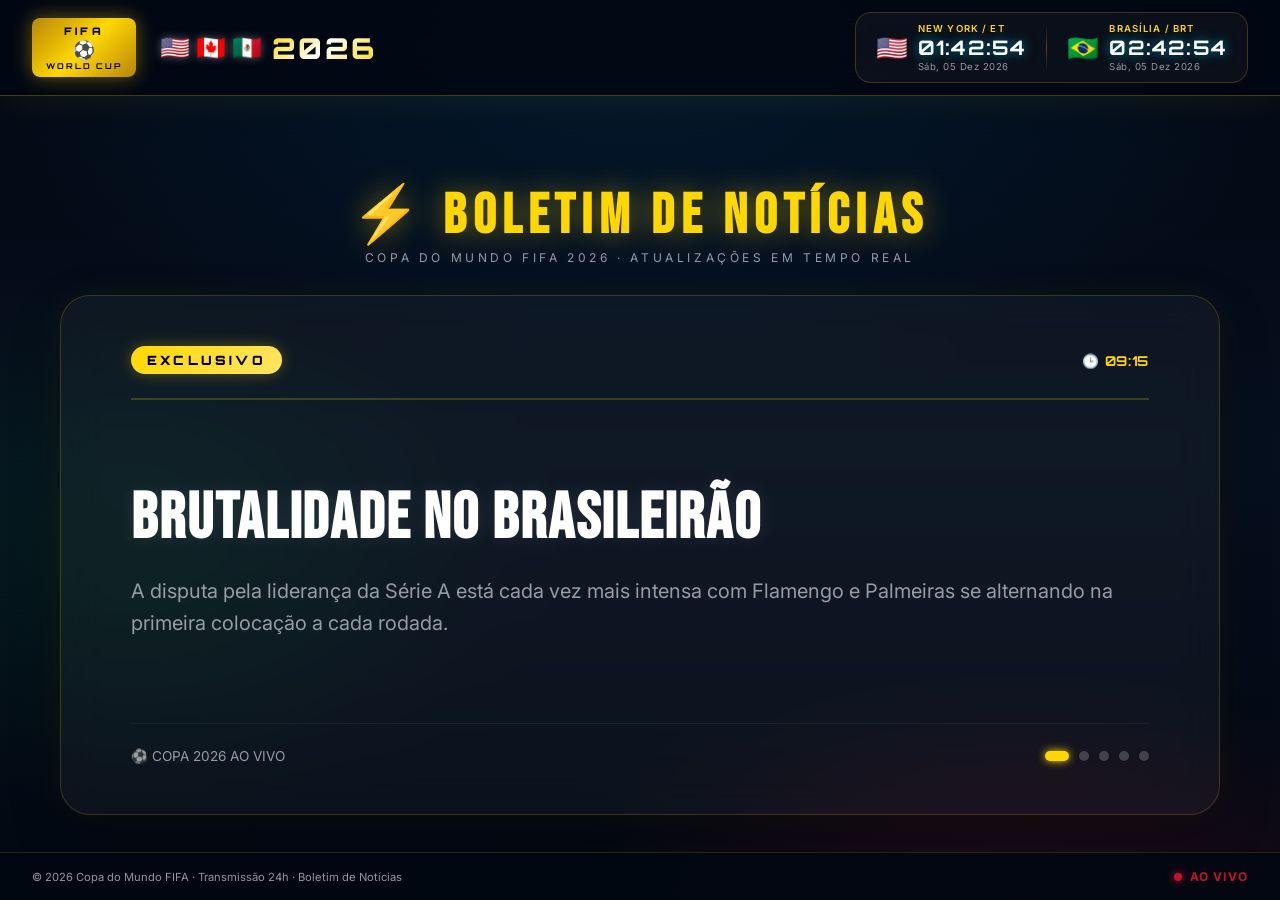
<file: noticias.html>
<!DOCTYPE html>
<html lang="pt-BR">
<head>
  <meta charset="UTF-8" />
  <meta name="viewport" content="width=device-width, initial-scale=1.0" />
  <title>Notícias da Copa – Copa do Mundo FIFA 2026</title>
  <link rel="preconnect" href="https://fonts.googleapis.com" />
  <link rel="preconnect" href="https://fonts.gstatic.com" crossorigin />
  <link href="https://fonts.googleapis.com/css2?family=Orbitron:wght@400;700;900&family=Bebas+Neue&family=Inter:wght@300;400;600;700&display=swap" rel="stylesheet" />
  <link rel="stylesheet" href="style.css" />
  <style>
    body {
      overflow: hidden;
      min-height: 100vh;
      width: 100%;
      display: flex;
      flex-direction: column;
    }
    
    .news-wrapper {
      flex: 1;
      display: flex;
      flex-direction: column;
      align-items: center;
      justify-content: center;
      padding: 40px 60px;
      z-index: 10;
      position: relative;
      width: 100%;
      box-sizing: border-box;
    }

    .news-container {
      width: 100%;
      max-width: 1200px;
      flex: 1;
      max-height: 520px;
      position: relative;
      perspective: 1000px;
    }

    .news-card {
      position: absolute;
      inset: 0;
      background: rgba(255, 255, 255, 0.04);
      border: 1px solid rgba(255, 215, 0, 0.18);
      border-radius: 30px;
      padding: 50px 70px;
      backdrop-filter: blur(20px);
      display: flex;
      flex-direction: column;
      justify-content: space-between;
      box-shadow: 0 20px 50px rgba(0, 0, 0, 0.3), 0 0 40px rgba(255, 215, 0, 0.05);
      opacity: 0;
      transform: translateY(50px) scale(0.95);
      transition: all 0.8s cubic-bezier(0.4, 0, 0.2, 1);
      pointer-events: none;
      box-sizing: border-box;
    }

    .news-card.active {
      opacity: 1;
      transform: translateY(0) scale(1);
      pointer-events: auto;
    }

    .news-card.exit {
      opacity: 0;
      transform: translateY(-50px) scale(0.95);
    }

    .news-header {
      display: flex;
      align-items: center;
      justify-content: space-between;
      border-bottom: 2px solid rgba(255, 215, 0, 0.2);
      padding-bottom: 24px;
    }

    .news-badge {
      font-family: var(--font-head);
      font-size: 0.8rem;
      font-weight: 900;
      letter-spacing: 0.25em;
      color: #000;
      background: linear-gradient(135deg, var(--gold), var(--gold-lt));
      padding: 6px 16px;
      border-radius: 50px;
      box-shadow: 0 0 15px rgba(255, 215, 0, 0.3);
    }

    .news-time {
      font-family: var(--font-head);
      font-size: 0.85rem;
      font-weight: 700;
      color: var(--gold);
      letter-spacing: 0.05em;
    }

    .news-content {
      flex: 1;
      display: flex;
      flex-direction: column;
      justify-content: center;
      margin: 40px 0;
    }

    .news-title {
      font-family: var(--font-disp);
      font-size: clamp(2.5rem, 5vw, 4.2rem);
      line-height: 1.1;
      color: #fff;
      margin-bottom: 20px;
      letter-spacing: 0.03em;
      text-transform: uppercase;
      text-shadow: 0 0 20px rgba(255, 255, 255, 0.1);
    }

    .news-text {
      font-size: 1.25rem;
      line-height: 1.6;
      color: var(--subtext);
      font-weight: 400;
    }

    .news-footer {
      display: flex;
      align-items: center;
      justify-content: space-between;
      padding-top: 24px;
      border-top: 1px solid rgba(255, 255, 255, 0.05);
    }

    .news-source {
      font-size: 0.85rem;
      color: var(--subtext);
      display: flex;
      align-items: center;
      gap: 8px;
    }

    .news-dots {
      display: flex;
      gap: 10px;
    }

    .news-dot {
      width: 10px;
      height: 10px;
      border-radius: 50%;
      background: rgba(255, 255, 255, 0.2);
      transition: all 0.3s;
    }

    .news-dot.active {
      background: var(--gold);
      box-shadow: 0 0 8px var(--gold);
      width: 24px;
      border-radius: 10px;
    }

    .page-title {
      text-align: center;
      margin-bottom: 30px;
    }

    .page-title h1 {
      font-family: var(--font-disp);
      font-size: 3.5rem;
      letter-spacing: 0.12em;
      color: var(--gold);
      margin: 0;
      text-shadow: 0 0 30px rgba(255, 215, 0, 0.45);
    }

    .page-title p {
      font-size: 0.75rem;
      letter-spacing: 0.3em;
      color: var(--subtext);
    }
  </style>
</head>
<body>

  <!-- Background animations -->
  <canvas id="particleCanvas"></canvas>
  <div class="scanlines"></div>

  <!-- Header with Clocks -->
  <header class="top-bar">
    <div class="top-bar__left">
      <div class="fifa-badge">
        <span class="fifa-badge__top">FIFA</span>
        <span class="fifa-badge__mid">⚽</span>
        <span class="fifa-badge__bot">WORLD CUP</span>
      </div>
      <div class="host-flags">
        <span class="flag">🇺🇸</span>
        <span class="flag">🇨🇦</span>
        <span class="flag">🇲🇽</span>
        <span class="host-label">2026</span>
      </div>
    </div>
    <div class="clocks-panel">
      <div class="clock-card" id="clock-usa">
        <span class="clock-card__flag">🇺🇸</span>
        <div class="clock-card__info">
          <span class="clock-card__label">NEW YORK / ET</span>
          <span class="clock-card__time" id="time-usa">--:--:--</span>
          <span class="clock-card__date" id="date-usa">-- --- ----</span>
        </div>
      </div>
      <div class="clock-divider"></div>
      <div class="clock-card" id="clock-bra">
        <span class="clock-card__flag">🇧🇷</span>
        <div class="clock-card__info">
          <span class="clock-card__label">BRASÍLIA / BRT</span>
          <span class="clock-card__time" id="time-bra">--:--:--</span>
          <span class="clock-card__date" id="date-bra">-- --- ----</span>
        </div>
      </div>
    </div>
  </header>

  <!-- News Cards Screen -->
  <div class="news-wrapper">
    <div class="page-title">
      <h1>⚡ BOLETIM DE NOTÍCIAS</h1>
      <p>COPA DO MUNDO FIFA 2026 · ATUALIZAÇÕES EM TEMPO REAL</p>
    </div>

    <div class="news-container" id="newsContainer">
      <!-- Cards rendered dynamically by JS -->
    </div>
  </div>

  <footer class="footer" style="position: fixed; bottom: 0; left: 0; right: 0;">
    <span>© 2026 Copa do Mundo FIFA · Transmissão 24h · Boletim de Notícias</span>
    <span class="footer-live"><span class="live-dot"></span> AO VIVO</span>
  </footer>

  <script src="config.js"></script>
  <script src="api.js"></script>
  <script>
    // Dual clocks
    const DAYS_SHORT = ['Dom', 'Seg', 'Ter', 'Qua', 'Qui', 'Sex', 'Sáb'];
    const MONTHS_SHORT = ['Jan','Fev','Mar','Abr','Mai','Jun','Jul','Ago','Set','Out','Nov','Dez'];
    
    function pad(n) { return String(n).padStart(2, '0'); }
    
    function formatTime(date) {
      return `${pad(date.getHours())}:${pad(date.getMinutes())}:${pad(date.getSeconds())}`;
    }
    
    function formatDate(date) {
      return `${DAYS_SHORT[date.getDay()]}, ${pad(date.getDate())} ${MONTHS_SHORT[date.getMonth()]} ${date.getFullYear()}`;
    }
    
    function getTimeInZone(offsetHours) {
      const now = new Date();
      const utcMs = now.getTime() + now.getTimezoneOffset() * 60_000;
      return new Date(utcMs + offsetHours * 3_600_000);
    }
    
    function updateClocks() {
      const usa = getTimeInZone(-4);
      document.getElementById('time-usa').textContent = formatTime(usa);
      document.getElementById('date-usa').textContent = formatDate(usa);
      const bra = getTimeInZone(-3);
      document.getElementById('time-bra').textContent = formatTime(bra);
      document.getElementById('date-bra').textContent = formatDate(bra);
    }
    
    updateClocks();
    setInterval(updateClocks, 1000);

    // Particles system
    const canvas = document.getElementById('particleCanvas');
    const ctx = canvas.getContext('2d');
    let particles = [];
    let W = canvas.width = window.innerWidth;
    let H = canvas.height = window.innerHeight;
    
    function resizeCanvas() {
      W = canvas.width = window.innerWidth;
      H = canvas.height = window.innerHeight;
    }
    
    function createParticle() {
      return {
        x: Math.random() * W,
        y: H + 20,
        vx: (Math.random() - 0.5) * 0.4,
        vy: -(Math.random() * 0.5 + 0.2),
        alpha: Math.random() * 0.4 + 0.1,
        size: Math.random() * 10 + 4,
        rotate: Math.random() * Math.PI * 2,
        rotateSpeed: (Math.random() - 0.5) * 0.02,
      };
    }
    
    function animateParticles() {
      ctx.clearRect(0, 0, W, H);
      if (particles.length < 40) {
        particles.push(createParticle());
      }
      particles.forEach((p, i) => {
        p.x += p.vx;
        p.y += p.vy;
        p.rotate += p.rotateSpeed;
        p.alpha -= 0.0003;
        ctx.save();
        ctx.globalAlpha = Math.max(0, p.alpha);
        ctx.translate(p.x, p.y);
        ctx.rotate(p.rotate);
        ctx.font = `${p.size}px serif`;
        ctx.fillStyle = 'rgba(255, 215, 0, 0.4)';
        ctx.fillText('⚽', 0, 0);
        ctx.restore();
        if (p.y < -20 || p.alpha <= 0) {
          particles.splice(i, 1);
        }
      });
      requestAnimationFrame(animateParticles);
    }
    
    window.addEventListener('resize', resizeCanvas);
    animateParticles();

    // News rotation logic
    const DEFAULT_NEWS = [
      {
        titulo: "MAIOR COPA DA HISTÓRIA",
        texto: "A Copa do Mundo FIFA 2026 nos EUA, Canadá e México será a primeira com 48 seleções participantes, resultando em um recorde de 104 jogos emocionantes.",
        hora: "09:00"
      },
      {
        titulo: "SELEÇÃO BRASILEIRA PREPARADA",
        texto: "Comissão técnica inicia planejamento e monitoramento intensivo dos atletas para garantir força máxima na busca pelo hexacampeonato mundial.",
        hora: "11:30"
      },
      {
        titulo: "METLIFE SEDIA A DECISÃO",
        texto: "O MetLife Stadium em Nova York / Nova Jersey foi oficialmente escolhido como o palco da grande final da Copa do Mundo em 19 de julho de 2026.",
        hora: "14:15"
      },
      {
        titulo: "AZTECA ENTRA PARA A HISTÓRIA",
        texto: "O icônico Estádio Azteca na Cidade do México se tornará o primeiro estádio do mundo a sediar três partidas de abertura de Copa do Mundo (1970, 1986 e 2026).",
        hora: "16:45"
      },
      {
        titulo: "TRANSMISSÃO COMPLETA 24 HORAS",
        texto: "Acompanhe notícias, curiosidades, classificação e placares ao vivo com atualização contínua em nossa transmissão 24h dedicada à Copa 2026.",
        hora: "18:00"
      }
    ];

    let newsData = [...DEFAULT_NEWS];
    let currentIndex = 0;
    let rotationInterval = null;

    async function loadNews() {
      if (CONFIG.SHEETS.noticias) {
        try {
          const rows = await CONTENT.getNoticias();
          if (rows.length) {
            // Map sheet columns to standard format
            newsData = rows.map(r => ({
              titulo: r.titulo || r.title || 'ATUALIZAÇÃO',
              texto: r.texto || r.text || '',
              hora: r.hora || r.time || 'Agora'
            })).filter(n => n.texto);
            
            // Add default news at the end if the list is short
            if (newsData.length < 3) {
              newsData = [...newsData, ...DEFAULT_NEWS];
            }
          }
        } catch (e) {
          console.warn("Failed to load news from Sheet, using defaults", e);
        }
      }
      renderCards();
    }

    function renderCards() {
      const container = document.getElementById('newsContainer');
      container.innerHTML = '';
      
      // Render cards
      newsData.forEach((news, index) => {
        const card = document.createElement('div');
        card.className = `news-card${index === 0 ? ' active' : ''}`;
        card.id = `card-${index}`;
        card.innerHTML = `
          <div class="news-header">
            <span class="news-badge">EXCLUSIVO</span>
            <span class="news-time">🕒 ${news.hora}</span>
          </div>
          <div class="news-content">
            <h2 class="news-title">${news.titulo}</h2>
            <p class="news-text">${news.texto}</p>
          </div>
          <div class="news-footer">
            <span class="news-source">⚽ COPA 2026 AO VIVO</span>
            <div class="news-dots" id="dots-${index}"></div>
          </div>
        `;
        container.appendChild(card);
        
        // Add navigation dots
        const dotsContainer = card.querySelector('.news-dots');
        newsData.forEach((_, dIdx) => {
          const dot = document.createElement('div');
          dot.className = `news-dot${dIdx === index ? ' active' : ''}`;
          dotsContainer.appendChild(dot);
        });
      });
      
      currentIndex = 0;
      startRotation();
    }

    function showNextCard() {
      if (newsData.length <= 1) return;
      
      const currentCard = document.getElementById(`card-${currentIndex}`);
      currentCard.classList.remove('active');
      currentCard.classList.add('exit');
      
      // Wait for exit animation, then reset it
      setTimeout(() => {
        currentCard.classList.remove('exit');
      }, 800);
      
      currentIndex = (currentIndex + 1) % newsData.length;
      
      const nextCard = document.getElementById(`card-${currentIndex}`);
      nextCard.classList.add('active');
    }

    function startRotation() {
      if (rotationInterval) clearInterval(rotationInterval);
      // Rotate news every 15 seconds
      rotationInterval = setInterval(showNextCard, 15000);
    }

    // Initial load
    loadNews();
    
    // Refresh sheet contents periodically
    setInterval(loadNews, CONFIG.CONTENT_INTERVAL);
  </script>
</body>
</html>
</file>
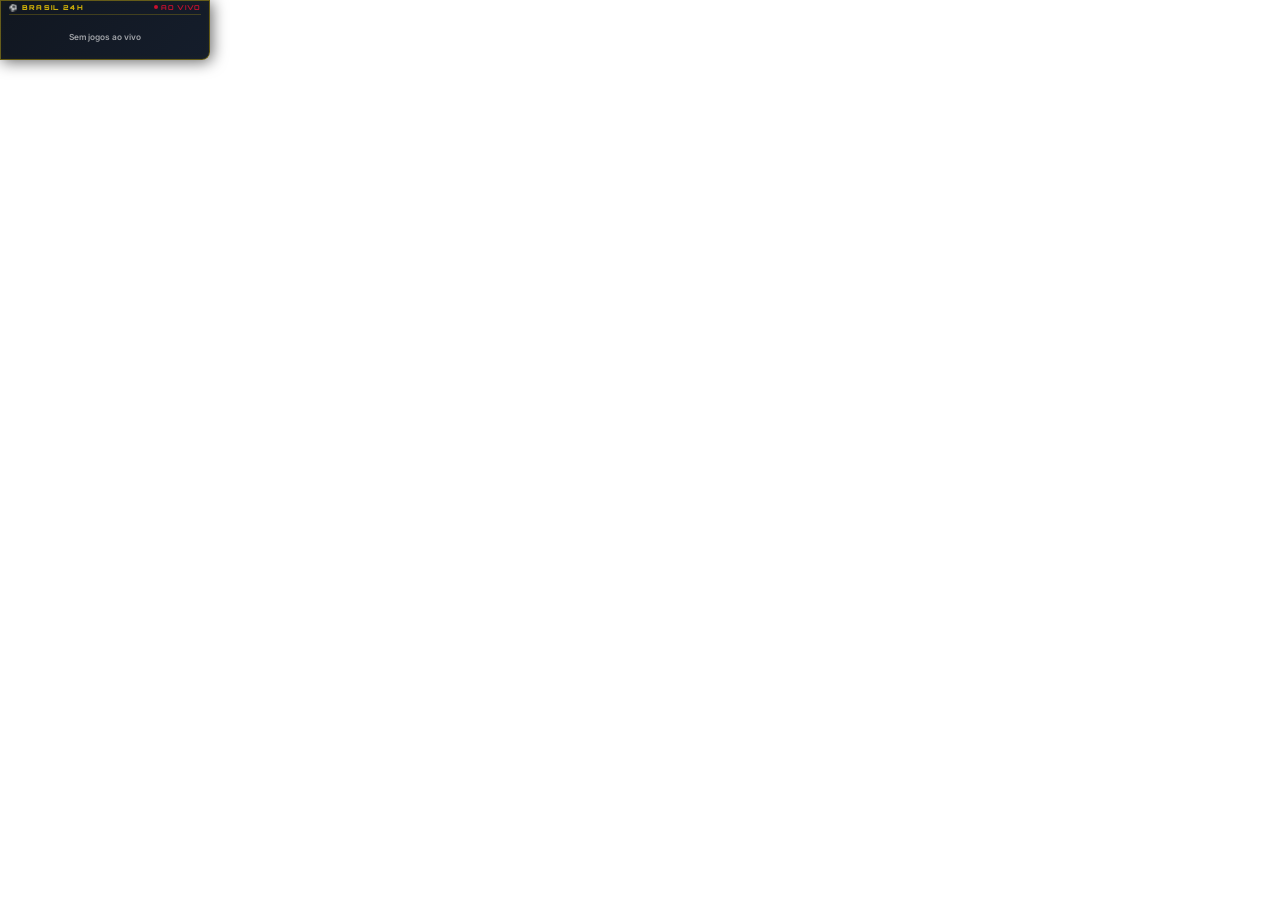
<file: overlay-placar.html>
<!DOCTYPE html>
<html lang="pt-BR">
<head>
  <meta charset="UTF-8"/>
  <title>Overlay Placar – Futebol Brasileiro</title>
  <link href="https://fonts.googleapis.com/css2?family=Orbitron:wght@700;900&family=Inter:wght@600;700&display=swap" rel="stylesheet"/>
  <style>
    * { margin:0; padding:0; box-sizing:border-box; }
    /* TRANSPARENT — OBS Browser Source (exactly half size of original) */
    html, body { background:transparent !important; overflow:hidden; width:210px; height:60px; }

    .score-widget {
      position:fixed; top:0; left:0;
      background:linear-gradient(135deg,rgba(2,8,18,.94),rgba(6,15,30,.94));
      border:1px solid rgba(255,215,0,.35);
      border-radius:0 0 8px 0;
      padding:4px 8px;
      width:210px; min-height:60px;
      height:60px;
      backdrop-filter:blur(12px);
      box-shadow:2px 2px 15px rgba(0,0,0,.6),inset 0 0 10px rgba(255,215,0,.03);
      display:flex; flex-direction:column; gap:3px;
      justify-content: center;
    }

    /* Header */
    .sw-header {
      display:flex; align-items:center; justify-content:space-between;
      border-bottom:1px solid rgba(255,215,0,.2); padding-bottom:2px;
    }
    .sw-title {
      font-family:'Orbitron',monospace; font-size:.42rem; font-weight:900;
      letter-spacing:.2em; color:rgba(255,215,0,.8);
    }
    .sw-live {
      display:flex; align-items:center; gap:3px;
      font-family:'Orbitron',monospace; font-size:.42rem; font-weight:700;
      letter-spacing:.1em; color:#C8102E;
    }
    .live-dot { width:4px; height:4px; border-radius:50%; background:#C8102E; animation:ldot 1.2s ease-in-out infinite; }
    @keyframes ldot{0%,100%{box-shadow:0 0 2px #C8102E}50%{box-shadow:0 0 6px #C8102E}}

    /* Match row */
    .match-row {
      display:grid; grid-template-columns:1fr 45px 1fr; align-items:center; gap:4px;
      flex: 1;
    }
    .mw-team { display:flex; align-items:center; gap:4px; }
    .mw-team.away { flex-direction:row-reverse; }
    .mw-logo { width:16px; height:16px; object-fit:contain; filter:drop-shadow(0 0 2px rgba(255,255,255,.2)); }
    .mw-name { display: none; } /* Hide full name for mini view */
    .mw-code { font-family:'Orbitron',monospace; font-size:.55rem; font-weight:700; letter-spacing:.05em; color:rgba(255,255,255,.8); }

    .mw-center { display:flex; flex-direction:column; align-items:center; gap:0px; }
    .mw-score {
      font-family:'Orbitron',monospace; font-size:.9rem; font-weight:900;
      color:#fff; letter-spacing:.04em; text-shadow:0 0 10px rgba(255,255,255,.25);
      line-height:1;
    }
    .mw-elapsed {
      font-family:'Orbitron',monospace; font-size:.42rem; font-weight:700;
      color:#C8102E; letter-spacing:.05em;
    }
    .mw-time {
      font-family:'Orbitron',monospace; font-size:.45rem; font-weight:700;
      color:rgba(255,215,0,.8);
    }

    /* No live */
    .no-live-widget {
      display:flex; align-items:center; justify-content:center; gap:5px; min-height:40px;
      text-align: center;
    }
    .nw-text { font-family:'Inter',sans-serif; font-size:.52rem; font-weight:600; color:rgba(255,255,255,.6); line-height: 1.2; }
    .nw-next { font-family:'Orbitron',monospace; font-size:.48rem; font-weight:700; color:rgba(255,215,0,.8); margin-top: 1px; }

    /* Multi match tabs */
    .match-tabs { display:flex; gap:2px; margin-bottom:1px; }
    .match-tab {
      font-family:'Orbitron',monospace; font-size:.38rem; font-weight:700; letter-spacing:.05em;
      padding:1px 5px; border-radius:50px; cursor:pointer; border:1px solid rgba(255,215,0,.2);
      color:rgba(255,215,0,.6); background:transparent; transition:all .2s;
    }
    .match-tab.active { background:rgba(255,215,0,.15); border-color:rgba(255,215,0,.4); color:#FFD700; }
  </style>
</head>
<body>
  <div class="score-widget" id="scoreWidget">
    <div class="sw-header">
      <div class="sw-title">⚽ BRASIL 24H</div>
      <div class="sw-live"><div class="live-dot"></div>AO VIVO</div>
    </div>
    <div class="no-live-widget"><div class="nw-text">Aguardando início...</div></div>
  </div>

  <script src="config.js"></script>
  <script src="api.js"></script>
  <script>
    let liveMatches=[], currentIdx=0;

    function renderWidget(){
      const widget=document.getElementById('scoreWidget');
      const content=widget.querySelector('.widget-content')||widget;

      // Remove old match content
      while(widget.children.length>1)widget.removeChild(widget.lastChild);

      if(!liveMatches.length){
        // Show next upcoming
        API.getUpcomingFixtures(1).then(upcoming=>{
          const div=document.createElement('div');
          div.className='no-live-widget';
          if(upcoming.length){
            const f=upcoming[0];
            div.innerHTML=`<div>
              <div class="nw-text">Próximo: ${f.homeTeam.code} vs ${f.awayTeam.code}</div>
              <div class="nw-next">🇧🇷 ${API.toBrazilTime(f.date)} · ${API.toDisplayDate(f.date)}</div>
            </div>`;
          }else{
            div.innerHTML='<div class="nw-text">Sem jogos ao vivo</div>';
          }
          widget.appendChild(div);
        }).catch(()=>{
          const div=document.createElement('div');
          div.className='no-live-widget';
          div.innerHTML='<div class="nw-text">Futebol Brasileiro</div>';
          widget.appendChild(div);
        });
        return;
      }

      // Tabs for multiple live matches
      if(liveMatches.length>1){
        const tabs=document.createElement('div');
        tabs.className='match-tabs';
        liveMatches.forEach((f,i)=>{
          const tab=document.createElement('button');
          tab.className='match-tab'+(i===currentIdx?' active':'');
          tab.textContent=`${f.homeTeam.code}×${f.awayTeam.code}`;
          tab.onclick=()=>{currentIdx=i;renderWidget();};
          tabs.appendChild(tab);
        });
        widget.appendChild(tabs);
      }

      const f=liveMatches[currentIdx];
      const elapsed=f.statusShort==='HT'?'INTERVALO':(f.elapsed?`${f.elapsed}'`:f.statusShort);

      const row=document.createElement('div');
      row.className='match-row';
      row.innerHTML=`
        <div class="mw-team">
          <img class="mw-logo" src="${f.homeTeam.logo}" onerror="this.style.opacity=.3">
          <div><div class="mw-name">${f.homeTeam.name}</div><div class="mw-code">${f.homeTeam.code}</div></div>
        </div>
        <div class="mw-center">
          <div class="mw-score">${f.homeGoals??0} – ${f.awayGoals??0}</div>
          <div class="mw-elapsed">${elapsed}</div>
        </div>
        <div class="mw-team away">
          <img class="mw-logo" src="${f.awayTeam.logo}" onerror="this.style.opacity=.3">
          <div><div class="mw-name">${f.awayTeam.name}</div><div class="mw-code">${f.awayTeam.code}</div></div>
        </div>`;
      widget.appendChild(row);
    }

    async function refresh(){
      try{
        const today=await API.getTodayFixtures();
        const live=today.filter(f=>API.isLive(f.statusShort));
        if(currentIdx>=live.length)currentIdx=0;
        liveMatches=live;
        renderWidget();
      }catch(_){renderWidget();}
    }

    refresh();
    setInterval(refresh, CONFIG.REFRESH_INTERVAL);
    // Auto-rotate between live matches every 15s
    setInterval(()=>{
      if(liveMatches.length>1){currentIdx=(currentIdx+1)%liveMatches.length;renderWidget();}
    },15000);
  </script>
</body>
</html>
</file>
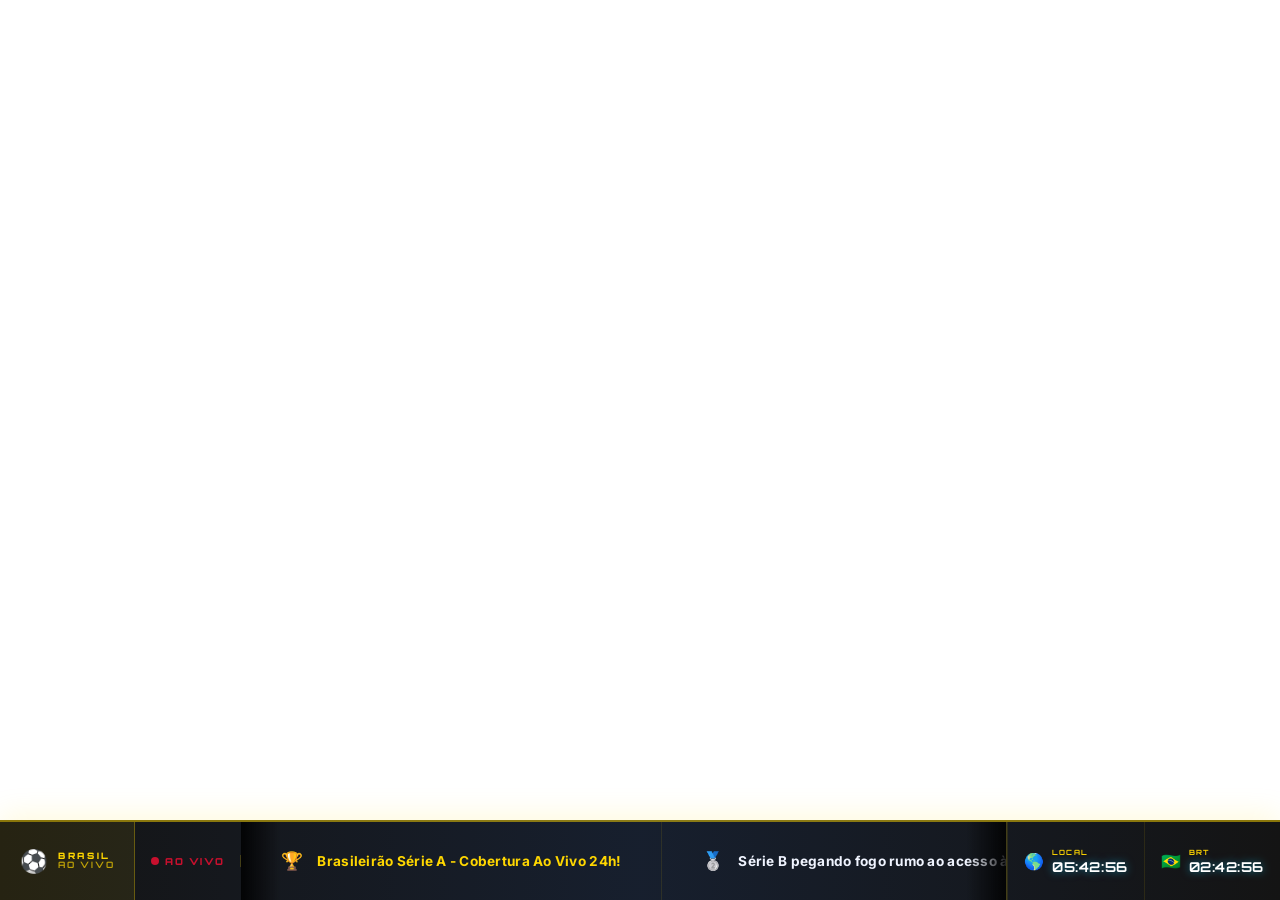
<file: overlay-ticker.html>
<!DOCTYPE html>
<html lang="pt-BR">
<head>
  <meta charset="UTF-8"/>
  <title>Overlay Ticker – Futebol Brasileiro</title>
  <link href="https://fonts.googleapis.com/css2?family=Orbitron:wght@700;900&family=Inter:wght@600;700&display=swap" rel="stylesheet"/>
  <style>
    /* TRANSPARENT BACKGROUND — required for OBS Browser Source */
    * { margin:0; padding:0; box-sizing:border-box; }
    html, body { background:transparent !important; overflow:hidden; width:1920px; height:80px; }

    .ticker-bar {
      position:fixed; bottom:0; left:0; right:0; height:80px;
      background:linear-gradient(90deg,rgba(0,0,0,.92) 0%,rgba(3,12,28,.92) 50%,rgba(0,0,0,.92) 100%);
      border-top:2px solid rgba(255,215,0,.5);
      display:flex; align-items:center;
      box-shadow:0 -4px 30px rgba(255,215,0,.15);
      overflow:hidden;
    }

    /* FIFA badge left */
    .ticker-brand {
      flex-shrink:0; display:flex; align-items:center; gap:10px;
      padding:0 20px; border-right:1px solid rgba(255,215,0,.3);
      height:100%; background:rgba(255,215,0,.08);
      z-index:2;
    }
    .ticker-brand-text {
      display:flex; flex-direction:column; line-height:1;
    }
    .ticker-brand-top { font-family:'Orbitron',monospace; font-size:.55rem; font-weight:900; letter-spacing:.3em; color:#FFD700; }
    .ticker-brand-bot { font-family:'Orbitron',monospace; font-size:.55rem; font-weight:700; letter-spacing:.2em; color:rgba(255,215,0,.7); }
    .ticker-ball { font-size:1.4rem; }

    /* live dot */
    .live-indicator {
      flex-shrink:0; display:flex; align-items:center; gap:6px;
      padding:0 16px; border-right:1px solid rgba(255,215,0,.2);
      font-family:'Orbitron',monospace; font-size:.6rem; font-weight:900; letter-spacing:.15em; color:#C8102E;
    }
    .live-dot { width:8px; height:8px; border-radius:50%; background:#C8102E; animation:ldot 1.2s ease-in-out infinite; }
    @keyframes ldot{0%,100%{box-shadow:0 0 4px #C8102E}50%{box-shadow:0 0 14px #C8102E,0 0 24px rgba(200,16,46,.4)}}

    /* scroll area */
    .ticker-scroll { flex:1; overflow:hidden; position:relative; height:100%; }
    .ticker-scroll::before,.ticker-scroll::after {
      content:''; position:absolute; top:0; bottom:0; width:40px; z-index:1; pointer-events:none;
    }
    .ticker-scroll::before { left:0; background:linear-gradient(90deg,rgba(0,0,0,.85),transparent); }
    .ticker-scroll::after  { right:0; background:linear-gradient(270deg,rgba(0,0,0,.85),transparent); }

    .ticker-track {
      display:flex; align-items:center; gap:0; height:100%;
      animation:tickerScroll 60s linear infinite;
      white-space:nowrap; width:max-content;
    }
    @keyframes tickerScroll{0%{transform:translateX(0)}100%{transform:translateX(-50%)}}

    .ticker-item {
      display:inline-flex; align-items:center; gap:14px;
      padding:0 40px; height:100%; border-right:1px solid rgba(255,215,0,.1);
    }
    .ticker-icon { font-size:1.1rem; flex-shrink:0; }
    .ticker-text { font-family:'Inter',sans-serif; font-size:.85rem; font-weight:700; color:#F0F4FF; letter-spacing:.02em; }
    .ticker-text.highlight { color:#FFD700; }

    /* score items */
    .ticker-score-item {
      display:inline-flex; align-items:center; gap:10px;
      padding:0 30px; height:100%; border-right:1px solid rgba(255,215,0,.1);
    }
    .sc-logo { width:22px; height:22px; object-fit:contain; filter:drop-shadow(0 0 4px rgba(255,255,255,.2)); }
    .sc-name { font-family:'Inter',sans-serif; font-size:.75rem; font-weight:700; color:#F0F4FF; }
    .sc-score { font-family:'Orbitron',monospace; font-size:.9rem; font-weight:900; color:#fff; padding:0 6px; }
    .sc-live { font-family:'Orbitron',monospace; font-size:.55rem; font-weight:700; color:#C8102E; letter-spacing:.1em; animation:blink 1s step-end infinite; }
    @keyframes blink{0%,100%{opacity:1}50%{opacity:0}}

    /* clocks right */
    .ticker-clocks {
      flex-shrink:0; display:flex; align-items:center; gap:0;
      border-left:1px solid rgba(255,215,0,.2); height:100%;
    }
    .tick-clock {
      display:flex; align-items:center; gap:8px; padding:0 16px; height:100%;
      border-left:1px solid rgba(255,215,0,.1);
    }
    .tick-clock-flag { font-size:1rem; }
    .tick-clock-info { display:flex; flex-direction:column; gap:1px; }
    .tick-clock-label { font-family:'Orbitron',monospace; font-size:.45rem; font-weight:700; letter-spacing:.15em; color:#FFD700; }
    .tick-clock-time  { font-family:'Orbitron',monospace; font-size:.85rem; font-weight:700; color:#fff; letter-spacing:.04em; text-shadow:0 0 8px rgba(0,212,255,.5); }
  </style>
</head>
<body>
  <div class="ticker-bar">
    <!-- Brand -->
    <div class="ticker-brand">
      <span class="ticker-ball">⚽</span>
      <div class="ticker-brand-text">
        <span class="ticker-brand-top">BRASIL</span>
        <span class="ticker-brand-bot">AO VIVO</span>
      </div>
    </div>
    <!-- Live indicator -->
    <div class="live-indicator"><div class="live-dot"></div>AO VIVO</div>
    <!-- Scroll -->
    <div class="ticker-scroll">
      <div class="ticker-track" id="tickerTrack">
        <div class="loading-tick">Carregando...</div>
      </div>
    </div>
    <!-- Clocks -->
    <div class="ticker-clocks">
      <div class="tick-clock">
        <span class="tick-clock-flag">🌎</span>
        <div class="tick-clock-info">
          <span class="tick-clock-label">LOCAL</span>
          <span class="tick-clock-time" id="t-usa">--:--</span>
        </div>
      </div>
      <div class="tick-clock">
        <span class="tick-clock-flag">🇧🇷</span>
        <div class="tick-clock-info">
          <span class="tick-clock-label">BRT</span>
          <span class="tick-clock-time" id="t-bra">--:--</span>
        </div>
      </div>
    </div>
  </div>

  <script src="config.js"></script>
  <script src="api.js"></script>
  <script>
    function pad(n){return String(n).padStart(2,'0');}
    function zoneDate(off){const n=new Date();return new Date(n.getTime()+n.getTimezoneOffset()*6e4+off*36e5);}
    function updateClocks(){
      const local=new Date(),b=zoneDate(-3);
      document.getElementById('t-usa').textContent=`${pad(local.getHours())}:${pad(local.getMinutes())}:${pad(local.getSeconds())}`;
      document.getElementById('t-bra').textContent=`${pad(b.getHours())}:${pad(b.getMinutes())}:${pad(b.getSeconds())}`;
    }
    updateClocks(); setInterval(updateClocks,1000);

    // Default ticker items (used when no sheet configured)
    const DEFAULT_ITEMS = [
      {icon:'🏆',text:'Brasileirão Série A & Série B',highlight:true},
      {icon:'🇧🇷',text:'Copa do Brasil & Copa do Nordeste'},
      {icon:'⚽',text:'Placares e tabelas atualizadas em tempo real!'},
      {icon:'📺',text:'Transmissão 24h de futebol nacional ao vivo'},
      {icon:'📊',text:'Classificação e jogos atualizados a cada 30 segundos'},
      {icon:'⭐',text:'Adicione como fonte de navegador no OBS Studio (1920x80)'},
    ];

    async function buildTicker(){
      const track=document.getElementById('tickerTrack');
      let items=[...DEFAULT_ITEMS];

      // Load from Google Sheets if configured
      if(CONFIG.SHEETS.ticker){
        try{
          const rows=await CONTENT.getTicker();
          if(rows.length){
            items=[...rows.map(r=>({icon:r.icon||'⚽',text:r.texto||r.text||'',highlight:r.destaque==='sim'})),...DEFAULT_ITEMS];
          }
        }catch(_){}
      }

      // Load today's live/done fixtures as score items
      try{
        const today=await API.getTodayFixtures();
        const active=today.filter(f=>API.isLive(f.statusShort)||API.isFinished(f.statusShort));
        if(active.length){
          const scoreItems=active.map(f=>({type:'score',fixture:f}));
          items=[...scoreItems,...items];
        }
      }catch(_){}

      if(!items.length)return;

      function renderItem(item){
        if(item.type==='score'){
          const f=item.fixture;
          const live=API.isLive(f.statusShort);
          const elapsed=f.statusShort==='HT'?'HT':(f.elapsed?`${f.elapsed}'`:f.statusShort);
          return`<div class="ticker-score-item">
            <img class="sc-logo" src="${f.homeTeam.logo}" onerror="this.style.opacity=.3">
            <span class="sc-name">${f.homeTeam.code}</span>
            <span class="sc-score">${f.homeGoals??'-'} – ${f.awayGoals??'-'}</span>
            <span class="sc-name">${f.awayTeam.code}</span>
            <img class="sc-logo" src="${f.awayTeam.logo}" onerror="this.style.opacity=.3">
            ${live?`<span class="sc-live">${elapsed}</span>`:''}
          </div>`;
        }
        return`<div class="ticker-item">
          <span class="ticker-icon">${item.icon}</span>
          <span class="ticker-text${item.highlight?' highlight':''}">${item.text}</span>
        </div>`;
      }

      const html=items.map(renderItem).join('');
      track.innerHTML=html+html; // duplicate for seamless loop

      // Adjust animation speed based on content length
      const totalWidth=track.scrollWidth/2;
      const speed=Math.max(30,totalWidth/6); // ~6px/s
      track.style.animationDuration=`${speed}s`;
    }

    buildTicker();
    setInterval(buildTicker, CONFIG.CONTENT_INTERVAL);
  </script>
</body>
</html>
</file>
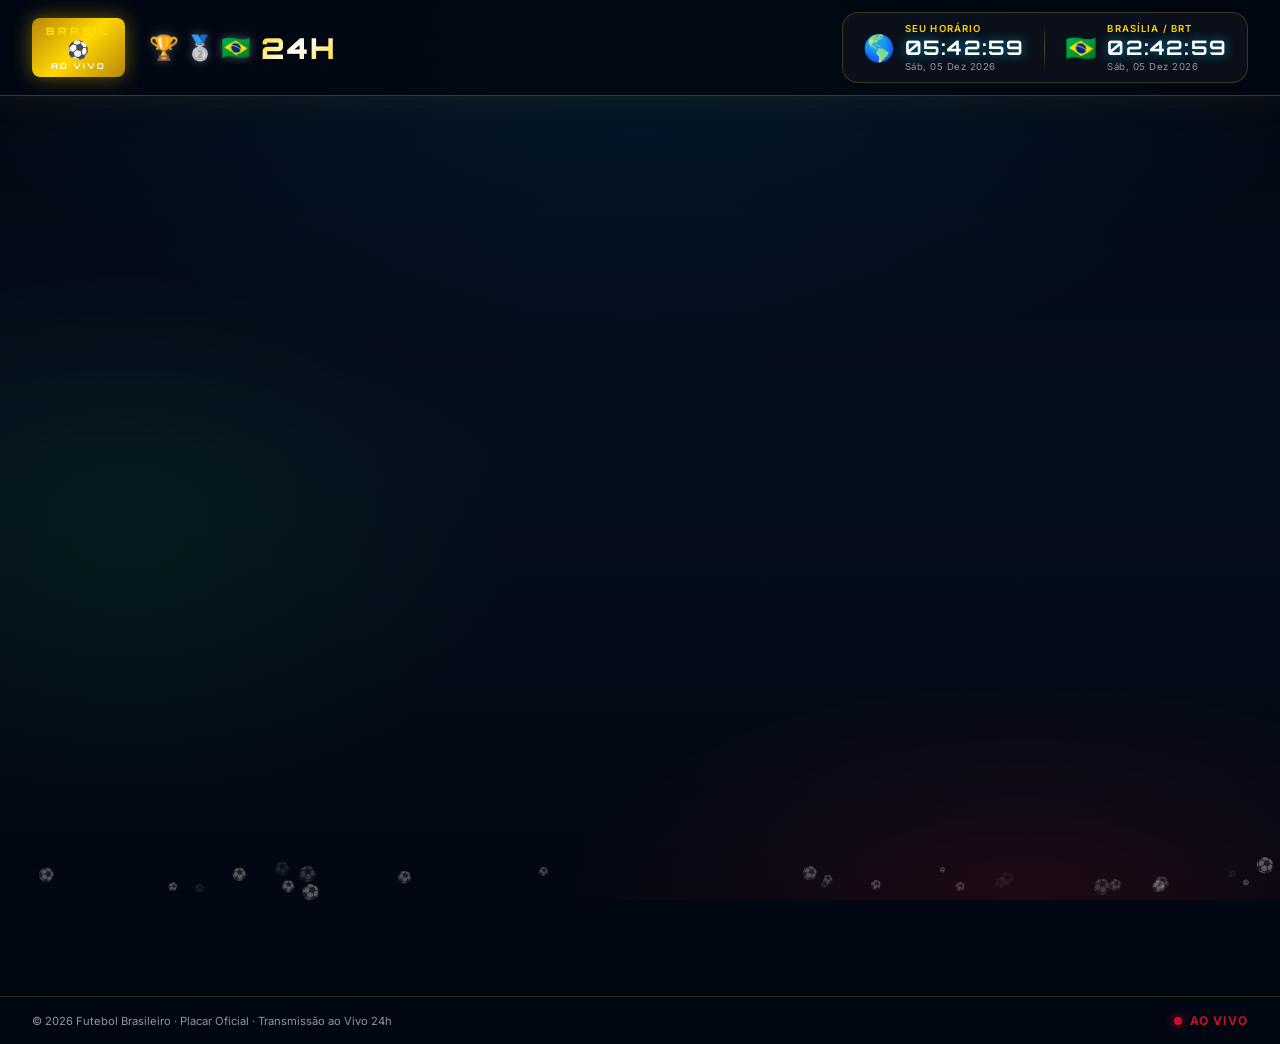
<file: placar.html>
<!DOCTYPE html>
<html lang="pt-BR">
<head>
  <meta charset="UTF-8"/>
  <meta name="viewport" content="width=device-width, initial-scale=1.0"/>
  <title>Placar Ao Vivo – Futebol Brasileiro</title>
  <link rel="preconnect" href="https://fonts.googleapis.com"/>
  <link href="https://fonts.googleapis.com/css2?family=Orbitron:wght@400;700;900&family=Bebas+Neue&family=Inter:wght@300;400;600;700&display=swap" rel="stylesheet"/>
  <link rel="stylesheet" href="style.css"/>
  <style>
    body { overflow:hidden; }
    .placar-page { min-height:100vh; display:flex; flex-direction:column; }

    .page-title { text-align:center; padding:28px 24px 16px; }
    .page-title h1 { font-family:var(--font-disp); font-size:clamp(2rem,4vw,3rem); letter-spacing:.12em; color:var(--gold); margin:0 0 4px; text-shadow:0 0 30px rgba(255,215,0,.4); }
    .page-title p  { font-size:.7rem; letter-spacing:.3em; color:var(--subtext); }

    /* live match spotlight */
    .live-spotlight {
      display:flex; flex-direction:column; align-items:center; justify-content:center;
      flex:1; padding:0 32px 20px; gap:20px;
    }

    .no-live {
      display:flex; flex-direction:column; align-items:center; justify-content:center;
      gap:16px; min-height:300px; color:var(--subtext); text-align:center;
    }
    .no-live .icon { font-size:3rem; }
    .no-live h2 { font-family:var(--font-disp); font-size:2rem; color:var(--gold); margin:0; }
    .no-live p  { font-size:.8rem; max-width:400px; line-height:1.6; }

    /* main score card */
    .score-card {
      background:rgba(255,255,255,.04); border:2px solid rgba(200,16,46,.5);
      border-radius:24px; padding:32px 48px; width:100%; max-width:800px;
      backdrop-filter:blur(16px);
      box-shadow:0 0 60px rgba(200,16,46,.2),inset 0 0 40px rgba(200,16,46,.04);
      animation:livePulseCard 2s ease-in-out infinite;
    }
    @keyframes livePulseCard{0%,100%{box-shadow:0 0 40px rgba(200,16,46,.2)}50%{box-shadow:0 0 80px rgba(200,16,46,.4)}}

    .score-card-header {
      display:flex; align-items:center; justify-content:center; gap:10px;
      margin-bottom:24px;
    }
    .live-badge {
      display:flex; align-items:center; gap:6px;
      background:var(--red); border-radius:50px; padding:4px 14px;
      font-family:var(--font-head); font-size:.65rem; font-weight:900; letter-spacing:.2em; color:#fff;
    }
    .live-dot-sm { width:6px; height:6px; border-radius:50%; background:#fff; animation:livePulse 1s ease-in-out infinite; }
    .elapsed-badge {
      font-family:var(--font-head); font-size:.8rem; font-weight:700; color:var(--gold);
      background:rgba(255,215,0,.1); border:1px solid rgba(255,215,0,.3); border-radius:50px; padding:4px 14px;
    }

    .scoreboard {
      display:grid; grid-template-columns:1fr 200px 1fr; align-items:center; gap:20px;
    }
    .score-team { display:flex; flex-direction:column; align-items:center; gap:10px; }
    .score-team.away { }
    .score-logo { width:80px; height:80px; object-fit:contain; filter:drop-shadow(0 0 16px rgba(255,255,255,.25)); }
    .score-team-name { font-family:var(--font-disp); font-size:1.8rem; letter-spacing:.06em; color:var(--text); text-align:center; }
    .score-team-code { font-family:var(--font-head); font-size:.65rem; font-weight:700; letter-spacing:.2em; color:var(--subtext); }

    .score-center { display:flex; flex-direction:column; align-items:center; gap:8px; }
    .score-numbers {
      font-family:var(--font-head); font-size:5rem; font-weight:900; color:#fff;
      letter-spacing:.05em; text-shadow:0 0 30px rgba(255,255,255,.3);
      line-height:1;
    }
    .score-dash { color:rgba(255,255,255,.3); }

    .score-meta { font-family:var(--font-body); font-size:.7rem; color:var(--subtext); text-align:center; line-height:1.6; }

    /* next matches strip */
    .next-strip { width:100%; max-width:800px; }
    .next-strip-title { font-family:var(--font-head); font-size:.65rem; font-weight:700; letter-spacing:.2em; color:var(--gold); margin-bottom:10px; padding-left:4px; }
    .next-list { display:flex; flex-direction:column; gap:8px; }
    .next-item {
      background:rgba(255,255,255,.04); border:1px solid rgba(255,215,0,.12); border-radius:12px;
      padding:10px 16px; display:grid; grid-template-columns:1fr auto 1fr; align-items:center; gap:12px;
    }
    .next-team { display:flex; align-items:center; gap:8px; }
    .next-team.right { flex-direction:row-reverse; }
    .next-logo { width:24px; height:24px; object-fit:contain; }
    .next-name { font-size:.8rem; font-weight:600; color:var(--text); }
    .next-center { display:flex; flex-direction:column; align-items:center; font-family:var(--font-head); }
    .next-time { font-size:.8rem; font-weight:700; color:var(--gold); }
    .next-date { font-size:.58rem; color:var(--subtext); }
    .next-vs { font-size:.7rem; color:var(--subtext); }

    .spinner { width:36px; height:36px; border:3px solid rgba(255,215,0,.2); border-top-color:var(--gold); border-radius:50%; animation:spin .8s linear infinite; margin:0 auto; }
    @keyframes spin{to{transform:rotate(360deg)}}
  </style>
</head>
<body>
  <canvas id="particleCanvas"></canvas>
  <div class="scanlines"></div>

  <header class="top-bar">
    <div class="top-bar__left">
      <div class="fifa-badge" style="border-color: #009b3a;"><span class="fifa-badge__top" style="color: #ffdf00;">BRASIL</span><span class="fifa-badge__mid">⚽</span><span class="fifa-badge__bot" style="color: #fff;">AO VIVO</span></div>
      <div class="host-flags"><span class="flag" title="Série A">🏆</span><span class="flag" title="Série B">🥈</span><span class="flag" title="Copa do Brasil">🇧🇷</span><span class="host-label">24H</span></div>
    </div>
    <div class="clocks-panel">
      <div class="clock-card"><span class="clock-card__flag">🌎</span>
        <div class="clock-card__info">
          <span class="clock-card__label">SEU HORÁRIO</span>
          <span class="clock-card__time" id="time-usa">--:--:--</span>
          <span class="clock-card__date" id="date-usa">-- --- ----</span>
        </div>
      </div>
      <div class="clock-divider"></div>
      <div class="clock-card"><span class="clock-card__flag">🇧🇷</span>
        <div class="clock-card__info">
          <span class="clock-card__label">BRASÍLIA / BRT</span>
          <span class="clock-card__time" id="time-bra">--:--:--</span>
          <span class="clock-card__date" id="date-bra">-- --- ----</span>
        </div>
      </div>
    </div>
  </header>

  <div class="placar-page">
    <div class="page-title">
      <h1>🔴 PLACAR AO VIVO</h1>
      <p>CAMPEONATOS BRASILEIROS · ATUALIZAÇÃO AUTOMÁTICA EM TEMPO REAL</p>
    </div>

    <div class="live-spotlight" id="spotlight">
      <div class="spinner"></div>
    </div>
  </div>

  <footer class="footer">
    <span>© 2026 Futebol Brasileiro · Placar Oficial · Transmissão ao Vivo 24h</span>
    <span class="footer-live"><span class="live-dot"></span> AO VIVO</span>
  </footer>

  <script src="config.js"></script>
  <script src="api.js"></script>
  <script>
    const DAYS=['Dom','Seg','Ter','Qua','Qui','Sex','Sáb'];
    const MONTHS=['Jan','Fev','Mar','Abr','Mai','Jun','Jul','Ago','Set','Out','Nov','Dez'];
    function pad(n){return String(n).padStart(2,'0');}
    function zoneDate(off){const n=new Date();return new Date(n.getTime()+n.getTimezoneOffset()*6e4+off*36e5);}
    function updateClocks(){
      const local=new Date(),b=zoneDate(-3);
      const lTime = document.getElementById('time-usa');
      const lDate = document.getElementById('date-usa');
      if (lTime) lTime.textContent=`${pad(local.getHours())}:${pad(local.getMinutes())}:${pad(local.getSeconds())}`;
      if (lDate) lDate.textContent=`${DAYS[local.getDay()]}, ${pad(local.getDate())} ${MONTHS[local.getMonth()]} ${local.getFullYear()}`;
      document.getElementById('time-bra').textContent=`${pad(b.getHours())}:${pad(b.getMinutes())}:${pad(b.getSeconds())}`;
      document.getElementById('date-bra').textContent=`${DAYS[b.getDay()]}, ${pad(b.getDate())} ${MONTHS[b.getMonth()]} ${b.getFullYear()}`;
    }
    updateClocks(); setInterval(updateClocks,1000);

    async function renderPlacar(){
      try{
        const todayAll=await API.getTodayFixtures();
        const live=todayAll.filter(f=>API.isLive(f.statusShort));
        const done=todayAll.filter(f=>API.isFinished(f.statusShort));
        const upcoming=await API.getUpcomingFixtures(4);
        const spot=document.getElementById('spotlight');

        if(live.length){
          // Show all live matches
          spot.innerHTML='';
          live.forEach(f=>{
            const card=document.createElement('div');
            card.className='score-card';
            card.innerHTML=`
              <div class="score-card-header">
                <div class="live-badge"><div class="live-dot-sm"></div> AO VIVO</div>
                <div class="elapsed-badge">${f.statusShort==='HT'?'Intervalo':`${f.elapsed||0}'`}</div>
              </div>
              <div class="scoreboard">
                <div class="score-team">
                  <img class="score-logo" src="${f.homeTeam.logo}" onerror="this.style.opacity=.3">
                  <div class="score-team-name">${f.homeTeam.name}</div>
                  <div class="score-team-code">${f.homeTeam.code}</div>
                </div>
                <div class="score-center">
                  <div class="score-numbers">${f.homeGoals??0}<span class="score-dash"> – </span>${f.awayGoals??0}</div>
                  <div class="score-meta">
                    ${f.round}<br>
                    📍 ${f.venueName||''} · ${f.venueCity||''}
                  </div>
                </div>
                <div class="score-team">
                  <img class="score-logo" src="${f.awayTeam.logo}" onerror="this.style.opacity=.3">
                  <div class="score-team-name">${f.awayTeam.name}</div>
                  <div class="score-team-code">${f.awayTeam.code}</div>
                </div>
              </div>`;
            spot.appendChild(card);
          });

          // Show today's done matches below
          if(done.length){
            const doneWrap=document.createElement('div');
            doneWrap.className='next-strip';
            doneWrap.innerHTML=`<div class="next-strip-title">RESULTADOS DE HOJE</div><div class="next-list">${
              done.map(f=>`
                <div class="next-item">
                  <div class="next-team"><img class="next-logo" src="${f.homeTeam.logo}"><span class="next-name">${f.homeTeam.name}</span></div>
                  <div class="next-center"><div class="next-time">${f.homeGoals} – ${f.awayGoals}</div><div class="next-date">FT</div></div>
                  <div class="next-team right"><img class="next-logo" src="${f.awayTeam.logo}"><span class="next-name">${f.awayTeam.name}</span></div>
                </div>`).join('')
            }</div>`;
            spot.appendChild(doneWrap);
          }

        } else {
          // No live — show today results + next upcoming
          spot.innerHTML='';
          if(done.length){
            const doneWrap=document.createElement('div');
            doneWrap.className='next-strip';
            doneWrap.innerHTML=`<div class="next-strip-title">📋 RESULTADOS DE HOJE</div><div class="next-list">${
              done.map(f=>`
                <div class="next-item">
                  <div class="next-team"><img class="next-logo" src="${f.homeTeam.logo}"><span class="next-name">${f.homeTeam.name}</span></div>
                  <div class="next-center"><div class="next-time">${f.homeGoals} – ${f.awayGoals}</div><div class="next-date">Encerrado</div></div>
                  <div class="next-team right"><img class="next-logo" src="${f.awayTeam.logo}"><span class="next-name">${f.awayTeam.name}</span></div>
                </div>`).join('')
            }</div>`;
            spot.appendChild(doneWrap);
          }

          const noLive=document.createElement('div');
          noLive.className='no-live';
          noLive.innerHTML=`<div class="icon">⏳</div><h2>Sem Jogos ao Vivo</h2><p>Aguardando início das partidas de hoje. A página atualiza automaticamente a cada 30 segundos.</p>`;
          spot.appendChild(noLive);

          if(upcoming.length){
            const nextWrap=document.createElement('div');
            nextWrap.className='next-strip';
            nextWrap.innerHTML=`<div class="next-strip-title">📅 PRÓXIMOS JOGOS</div><div class="next-list">${
              upcoming.map(f=>`
                <div class="next-item">
                  <div class="next-team"><img class="next-logo" src="${f.homeTeam.logo}"><span class="next-name">${f.homeTeam.name}</span></div>
                  <div class="next-center">
                    <div class="next-time">🇧🇷 ${API.toBrazilTime(f.date)}</div>
                    <div class="next-date">${API.toDisplayDate(f.date)}</div>
                  </div>
                  <div class="next-team right"><img class="next-logo" src="${f.awayTeam.logo}"><span class="next-name">${f.awayTeam.name}</span></div>
                </div>`).join('')
            }</div>`;
            spot.appendChild(nextWrap);
          }
        }
      }catch(e){
        document.getElementById('spotlight').innerHTML=`<div class="no-live"><div class="icon">⚠️</div><h2>Erro</h2><p>${e.message}</p></div>`;
      }
    }

    renderPlacar();
    setInterval(renderPlacar, CONFIG.REFRESH_INTERVAL);

    const cv=document.getElementById('particleCanvas'),ctx2=cv.getContext('2d');let W,H,pts=[];
    function resize(){W=cv.width=window.innerWidth;H=cv.height=window.innerHeight;}
    function mkPt(){return{x:Math.random()*W,y:H+10,vx:(Math.random()-.5)*.5,vy:-(Math.random()*.5+.3),a:Math.random()*.3+.08,s:Math.random()*10+5,r:0,rs:(Math.random()-.5)*.02};}
    function animPts(){ctx2.clearRect(0,0,W,H);if(pts.length<25)pts.push(mkPt());pts.forEach((p,i)=>{p.x+=p.vx;p.y+=p.vy;p.r+=p.rs;p.a-=.0005;ctx2.save();ctx2.globalAlpha=Math.max(0,p.a);ctx2.translate(p.x,p.y);ctx2.rotate(p.r);ctx2.font=`${p.s}px serif`;ctx2.fillText('⚽',0,0);ctx2.restore();if(p.y<-20||p.a<=0)pts.splice(i,1);});requestAnimationFrame(animPts);}
    window.addEventListener('resize',resize);resize();animPts();
  </script>
</body>
</html>
</file>
<file: style.css>
/* ============================================================
   COPA DO MUNDO 2026 – PREMIUM LIVE STREAM LAYOUT
   ============================================================ */

/* ---------- CSS VARIABLES ---------- */
:root {
  --gold: #FFD700;
  --gold-lt: #FFE566;
  --gold-dk: #B8860B;
  --red: #C8102E;
  --blue: #003087;
  --green: #009B3A;
  --accent: #00D4FF;
  --dark: #020812;
  --dark2: #060f1e;
  --dark3: #0a1830;
  --glass: rgba(255, 255, 255, 0.04);
  --glass-bd: rgba(255, 255, 255, 0.1);
  --text: #F0F4FF;
  --subtext: rgba(240, 244, 255, 0.6);

  --font-head: 'Orbitron', monospace;
  --font-disp: 'Bebas Neue', cursive;
  --font-body: 'Inter', sans-serif;
}

/* ---------- RESET & BASE ---------- */
*,
*::before,
*::after {
  margin: 0;
  padding: 0;
  box-sizing: border-box;
}

html {
  font-size: 16px;
  scroll-behavior: smooth;
}

body {
  font-family: var(--font-body);
  background: var(--dark);
  color: var(--text);
  min-height: 100vh;
  overflow-x: hidden;
  position: relative;
}

/* ---------- ANIMATED BACKGROUND ---------- */
body::before {
  content: '';
  position: fixed;
  inset: 0;
  background:
    radial-gradient(ellipse 80% 60% at 50% 0%, rgba(0, 150, 255, 0.12) 0%, transparent 70%),
    radial-gradient(ellipse 60% 40% at 80% 100%, rgba(200, 16, 46, 0.15) 0%, transparent 60%),
    radial-gradient(ellipse 50% 50% at 10% 60%, rgba(0, 155, 58, 0.10) 0%, transparent 60%),
    linear-gradient(180deg, #020812 0%, #060f1e 50%, #020812 100%);
  z-index: 0;
}

/* Particle canvas */
#particleCanvas {
  position: fixed;
  inset: 0;
  z-index: 1;
  pointer-events: none;
}

/* Scanlines overlay */
.scanlines {
  position: fixed;
  inset: 0;
  z-index: 2;
  pointer-events: none;
  background: repeating-linear-gradient(0deg,
      transparent,
      transparent 2px,
      rgba(0, 0, 0, 0.03) 2px,
      rgba(0, 0, 0, 0.03) 4px);
}

/* All content above overlays */
header,
main,
footer {
  position: relative;
  z-index: 10;
}

/* ---------- TOP BAR ---------- */
.top-bar {
  display: flex;
  align-items: center;
  justify-content: space-between;
  padding: 12px 32px;
  background: rgba(2, 8, 18, 0.85);
  backdrop-filter: blur(20px);
  border-bottom: 1px solid rgba(255, 215, 0, 0.25);
  position: sticky;
  top: 0;
  z-index: 100;
  box-shadow: 0 0 40px rgba(255, 215, 0, 0.08);
}

/* -- FIFA Badge -- */
.top-bar__left {
  display: flex;
  align-items: center;
  gap: 24px;
}

.fifa-badge {
  display: flex;
  flex-direction: column;
  align-items: center;
  background: linear-gradient(135deg, var(--gold-dk), var(--gold), var(--gold-dk));
  border-radius: 8px;
  padding: 6px 14px;
  gap: 1px;
  box-shadow: 0 0 20px rgba(255, 215, 0, 0.4);
}

.fifa-badge__top {
  font-family: var(--font-head);
  font-size: 0.65rem;
  font-weight: 900;
  letter-spacing: 0.3em;
  color: #000;
}

.fifa-badge__mid {
  font-size: 1.1rem;
}

.fifa-badge__bot {
  font-family: var(--font-head);
  font-size: 0.5rem;
  font-weight: 700;
  letter-spacing: 0.25em;
  color: #000;
}

.host-flags {
  display: flex;
  align-items: center;
  gap: 6px;
}

.flag {
  font-size: 1.5rem;
  filter: drop-shadow(0 0 4px rgba(255, 255, 255, 0.3));
}

.host-label {
  font-family: var(--font-head);
  font-size: 1.8rem;
  font-weight: 900;
  background: linear-gradient(135deg, var(--gold), #fff, var(--gold));
  -webkit-background-clip: text;
  -webkit-text-fill-color: transparent;
  background-clip: text;
  letter-spacing: 0.08em;
  text-shadow: none;
  margin-left: 4px;
}

/* ---------- DUAL CLOCKS (top right) ---------- */
.clocks-panel {
  display: flex;
  align-items: center;
  gap: 0;
  background: rgba(255, 255, 255, 0.04);
  border: 1px solid rgba(255, 215, 0, 0.2);
  border-radius: 16px;
  overflow: hidden;
  backdrop-filter: blur(12px);
}

.clock-card {
  display: flex;
  align-items: center;
  gap: 10px;
  padding: 10px 20px;
  transition: background 0.3s;
}

.clock-card:hover {
  background: rgba(255, 215, 0, 0.06);
}

.clock-card__flag {
  font-size: 1.6rem;
}

.clock-card__info {
  display: flex;
  flex-direction: column;
  align-items: flex-start;
  gap: 1px;
}

.clock-card__label {
  font-family: var(--font-body);
  font-size: 0.6rem;
  font-weight: 600;
  letter-spacing: 0.12em;
  color: var(--gold);
  text-transform: uppercase;
}

.clock-card__time {
  font-family: var(--font-head);
  font-size: 1.25rem;
  font-weight: 700;
  color: #fff;
  letter-spacing: 0.06em;
  text-shadow: 0 0 12px rgba(0, 212, 255, 0.6);
}

.clock-card__date {
  font-family: var(--font-body);
  font-size: 0.6rem;
  color: var(--subtext);
  letter-spacing: 0.05em;
}

.clock-divider {
  width: 1px;
  height: 48px;
  background: linear-gradient(180deg, transparent, rgba(255, 215, 0, 0.3), transparent);
}

/* ---------- MAIN ---------- */
.main {
  display: flex;
  flex-direction: column;
  align-items: center;
  padding: 48px 32px 24px;
  gap: 40px;
}

/* ---------- HERO TITLE ---------- */
.hero-title {
  text-align: center;
  display: flex;
  flex-direction: column;
  align-items: center;
  gap: 4px;
}

.hero-title__pre {
  font-family: var(--font-body);
  font-size: 0.75rem;
  font-weight: 600;
  letter-spacing: 0.35em;
  color: var(--gold);
  text-transform: uppercase;
  animation: fadeIn 1s ease forwards;
}

.hero-title__main {
  font-family: var(--font-disp);
  font-size: clamp(3rem, 8vw, 7rem);
  line-height: 0.9;
  letter-spacing: 0.05em;
  background: linear-gradient(135deg, #fff 0%, var(--gold) 40%, #fff 70%, var(--gold-lt) 100%);
  -webkit-background-clip: text;
  -webkit-text-fill-color: transparent;
  background-clip: text;
  filter: drop-shadow(0 0 30px rgba(255, 215, 0, 0.4));
  animation: slideDown 1s ease forwards;
}

.hero-title__year {
  display: flex;
  gap: 6px;
  margin-top: 8px;
}

.year-digit {
  font-family: var(--font-head);
  font-size: clamp(2.5rem, 5vw, 4.5rem);
  font-weight: 900;
  color: transparent;
  -webkit-text-stroke: 2px var(--gold);
  letter-spacing: 0.05em;
  animation: glitchIn 0.8s ease forwards;
  animation-fill-mode: both;
}

.year-digit:nth-child(1) {
  animation-delay: 0.1s;
}

.year-digit:nth-child(2) {
  animation-delay: 0.25s;
}

.year-digit:nth-child(3) {
  animation-delay: 0.4s;
}

.year-digit:nth-child(4) {
  animation-delay: 0.55s;
}

.hero-title__sub {
  font-family: var(--font-body);
  font-size: 0.85rem;
  font-weight: 600;
  letter-spacing: 0.3em;
  color: var(--subtext);
  margin-top: 8px;
}

/* ---------- TROPHY ---------- */
.trophy-container {
  position: relative;
  width: 280px;
  height: 280px;
  display: flex;
  align-items: center;
  justify-content: center;
}

.trophy-img {
  width: 100%;
  height: 100%;
  object-fit: contain;
  border-radius: 50%;
  animation: float 4s ease-in-out infinite;
  filter: drop-shadow(0 0 30px rgba(255, 215, 0, 0.5));
  position: relative;
  z-index: 2;
}

.trophy-glow {
  position: absolute;
  inset: -20px;
  border-radius: 50%;
  background: radial-gradient(circle, rgba(255, 215, 0, 0.2) 0%, transparent 70%);
  animation: pulse 3s ease-in-out infinite;
}

/* ---------- COUNTDOWN SECTION ---------- */
.countdown-section {
  display: flex;
  flex-direction: column;
  align-items: center;
  gap: 20px;
  width: 100%;
  max-width: 900px;
}

.countdown-label {
  font-family: var(--font-head);
  font-size: 0.8rem;
  font-weight: 700;
  letter-spacing: 0.4em;
  color: var(--gold);
  text-transform: uppercase;
}

.countdown-grid {
  display: flex;
  align-items: center;
  gap: 16px;
  flex-wrap: wrap;
  justify-content: center;
}

.countdown-unit {
  display: flex;
  flex-direction: column;
  align-items: center;
  gap: 8px;
}

.countdown-number {
  font-family: var(--font-head);
  font-size: clamp(3.5rem, 7vw, 6.5rem);
  font-weight: 900;
  line-height: 1;
  min-width: 160px;
  text-align: center;
  background: linear-gradient(180deg, #fff 0%, var(--gold) 100%);
  -webkit-background-clip: text;
  -webkit-text-fill-color: transparent;
  background-clip: text;
  position: relative;
  padding: 20px 24px;
  border-radius: 16px;
  border: 1px solid rgba(255, 215, 0, 0.25);
  background-color: rgba(0, 0, 0, 0.4);

  /* glass card */
  backdrop-filter: blur(12px);
  box-shadow:
    0 0 30px rgba(255, 215, 0, 0.1),
    inset 0 1px 0 rgba(255, 255, 255, 0.08);

  /* Flip animation variables */
  transition: transform 0.15s ease;
}

/* digit flip on change */
.countdown-number.flip {
  transform: scaleY(0.85);
  filter: brightness(1.3);
}

.countdown-text {
  font-family: var(--font-body);
  font-size: 0.65rem;
  font-weight: 700;
  letter-spacing: 0.25em;
  color: var(--gold);
  text-transform: uppercase;
}

.countdown-colon {
  font-family: var(--font-head);
  font-size: clamp(3rem, 5vw, 5rem);
  font-weight: 900;
  color: var(--gold);
  opacity: 0.6;
  animation: blink 1s step-end infinite;
  align-self: flex-start;
  padding-top: 16px;
}

@keyframes blink {

  0%,
  100% {
    opacity: 0.6;
  }

  50% {
    opacity: 0.1;
  }
}

.countdown-event {
  display: flex;
  align-items: center;
  gap: 12px;
  font-family: var(--font-body);
  font-size: 0.8rem;
  font-weight: 600;
  color: var(--subtext);
  letter-spacing: 0.05em;
  background: rgba(255, 215, 0, 0.05);
  border: 1px solid rgba(255, 215, 0, 0.15);
  border-radius: 50px;
  padding: 10px 24px;
}

.countdown-event__icon {
  font-size: 1rem;
}

.countdown-event__text {
  color: var(--text);
}

/* ---------- INFO STRIP (TICKER) ---------- */
.info-strip {
  width: 100%;
  background: linear-gradient(90deg, transparent, rgba(255, 215, 0, 0.12), rgba(255, 215, 0, 0.12), transparent);
  border-top: 1px solid rgba(255, 215, 0, 0.2);
  border-bottom: 1px solid rgba(255, 215, 0, 0.2);
  padding: 12px 0;
  overflow: hidden;
  position: relative;
}

.info-strip::before,
.info-strip::after {
  content: '';
  position: absolute;
  top: 0;
  bottom: 0;
  width: 80px;
  z-index: 1;
}

.info-strip::before {
  left: 0;
  background: linear-gradient(90deg, var(--dark2), transparent);
}

.info-strip::after {
  right: 0;
  background: linear-gradient(270deg, var(--dark2), transparent);
}

.info-strip__ticker {
  display: flex;
  gap: 80px;
  animation: ticker 40s linear infinite;
  white-space: nowrap;
}

.info-strip__ticker span {
  font-family: var(--font-body);
  font-size: 0.85rem;
  font-weight: 600;
  color: var(--gold-lt);
  letter-spacing: 0.04em;
}

@keyframes ticker {
  0% {
    transform: translateX(0);
  }

  100% {
    transform: translateX(-50%);
  }
}

/* ---------- GROUPS SECTION ---------- */
.groups-section {
  width: 100%;
  max-width: 1200px;
}

.groups-title {
  font-family: var(--font-disp);
  font-size: 2.2rem;
  letter-spacing: 0.12em;
  color: var(--gold);
  text-align: center;
  margin-bottom: 24px;
  text-shadow: 0 0 20px rgba(255, 215, 0, 0.3);
}

.groups-grid {
  display: grid;
  grid-template-columns: repeat(auto-fill, minmax(220px, 1fr));
  gap: 16px;
}

.group-card {
  background: var(--glass);
  border: 1px solid var(--glass-bd);
  border-radius: 16px;
  padding: 16px;
  backdrop-filter: blur(10px);
  transition: transform 0.3s ease, box-shadow 0.3s ease, border-color 0.3s ease;
}

.group-card:hover {
  transform: translateY(-4px);
  box-shadow: 0 12px 40px rgba(255, 215, 0, 0.15);
  border-color: rgba(255, 215, 0, 0.4);
}

.group-card__header {
  font-family: var(--font-head);
  font-size: 0.75rem;
  font-weight: 900;
  letter-spacing: 0.2em;
  color: var(--gold);
  margin-bottom: 12px;
  padding-bottom: 8px;
  border-bottom: 1px solid rgba(255, 215, 0, 0.2);
}

.group-card__teams {
  display: flex;
  flex-direction: column;
  gap: 6px;
}

.team-row {
  display: flex;
  align-items: center;
  gap: 8px;
  font-size: 0.8rem;
  color: var(--subtext);
  padding: 4px 6px;
  border-radius: 6px;
  transition: background 0.2s;
}

.team-row:hover {
  background: rgba(255, 255, 255, 0.05);
  color: var(--text);
}

.team-row .team-flag {
  font-size: 1rem;
}

.team-row .team-name {
  font-weight: 600;
  font-size: 0.78rem;
}

/* ---------- FOOTER ---------- */
.footer {
  display: flex;
  align-items: center;
  justify-content: space-between;
  padding: 16px 32px;
  background: rgba(2, 8, 18, 0.9);
  border-top: 1px solid rgba(255, 215, 0, 0.15);
  font-size: 0.7rem;
  color: var(--subtext);
  position: relative;
  z-index: 10;
}

.footer-live {
  display: flex;
  align-items: center;
  gap: 8px;
  font-weight: 700;
  color: var(--red);
  font-size: 0.75rem;
  letter-spacing: 0.1em;
}

.live-dot {
  width: 8px;
  height: 8px;
  border-radius: 50%;
  background: var(--red);
  box-shadow: 0 0 10px var(--red);
  animation: livePulse 1.2s ease-in-out infinite;
}

/* ---------- KEYFRAMES ---------- */
@keyframes fadeIn {
  from {
    opacity: 0;
  }

  to {
    opacity: 1;
  }
}

@keyframes slideDown {
  from {
    opacity: 0;
    transform: translateY(-30px);
  }

  to {
    opacity: 1;
    transform: translateY(0);
  }
}

@keyframes glitchIn {
  0% {
    opacity: 0;
    transform: scale(1.4) skewX(-5deg);
  }

  60% {
    opacity: 1;
    transform: scale(0.95) skewX(2deg);
  }

  100% {
    opacity: 1;
    transform: scale(1) skewX(0deg);
  }
}

@keyframes float {

  0%,
  100% {
    transform: translateY(0px) rotate(-1deg);
  }

  50% {
    transform: translateY(-16px) rotate(1deg);
  }
}

@keyframes pulse {

  0%,
  100% {
    transform: scale(1);
    opacity: 0.6;
  }

  50% {
    transform: scale(1.08);
    opacity: 1;
  }
}

@keyframes livePulse {

  0%,
  100% {
    box-shadow: 0 0 4px var(--red);
  }

  50% {
    box-shadow: 0 0 14px var(--red), 0 0 24px rgba(200, 16, 46, 0.4);
  }
}

/* ---------- RESPONSIVE ---------- */
@media (max-width: 900px) {
  .top-bar {
    padding: 10px 16px;
    flex-wrap: wrap;
    gap: 12px;
  }

  .clocks-panel {
    border-radius: 12px;
  }

  .clock-card {
    padding: 8px 14px;
  }

  .clock-card__time {
    font-size: 1rem;
  }

  .countdown-number {
    min-width: 120px;
    font-size: clamp(2.5rem, 6vw, 4rem);
    padding: 14px 18px;
  }
}

@media (max-width: 600px) {
  .main {
    padding: 32px 16px 16px;
    gap: 28px;
  }

  .trophy-container {
    width: 200px;
    height: 200px;
  }

  .countdown-grid {
    gap: 8px;
  }

  .countdown-number {
    min-width: 80px;
    padding: 12px 12px;
  }

  .countdown-colon {
    font-size: 2rem;
  }
}

/* ---------- SINGLE VIEWPORT (HOME) & LEAGUE GRID STYLES ---------- */
body.home-page-body {
  height: 100vh;
  overflow: hidden;
  display: flex;
  flex-direction: column;
}

body.home-page-body .main {
  flex: 1;
  padding: 16px 32px 8px;
  gap: 8px;
  justify-content: space-between;
  overflow: hidden;
}

body.home-page-body .hero-title {
  margin-top: 4px;
}

body.home-page-body .hero-title__main {
  font-size: clamp(2.5rem, 5vw, 4.5rem);
}

body.home-page-body .groups-section {
  margin-top: 4px;
  flex: 1;
  display: flex;
  flex-direction: column;
  justify-content: center;
}

body.home-page-body .groups-grid {
  grid-template-columns: repeat(4, 1fr);
  gap: 16px;
  max-width: 1100px;
  margin: 0 auto;
  width: 100%;
}

body.home-page-body .trophy-container {
  width: 120px;
  height: 120px;
  margin: 4px auto;
}

body.home-page-body .info-strip {
  padding: 6px 0;
  margin-top: 4px;
}

/* League pages split layout */
.league-grid {
  display: grid;
  grid-template-columns: 1.1fr 0.9fr;
  gap: 28px;
  padding: 0 32px 40px;
  max-width: 1400px;
  margin: 0 auto;
  width: 100%;
}

.back-btn {
  font-family: var(--font-body);
  font-size: 0.7rem;
  font-weight: 700;
  letter-spacing: 0.08em;
  background: rgba(255, 255, 255, 0.04);
  border: 1px solid rgba(0, 155, 58, 0.4);
  border-radius: 50px;
  color: #fff;
  padding: 8px 16px;
  cursor: pointer;
  transition: all 0.2s;
  text-decoration: none;
  display: inline-flex;
  align-items: center;
  gap: 8px;
}

.back-btn:hover {
  background: rgba(0, 155, 58, 0.2);
  border-color: var(--green);
}

@media (max-width: 1024px) {
  .league-grid {
    grid-template-columns: 1fr;
    gap: 32px;
  }
}

@media (max-width: 900px) {
  body.home-page-body {
    height: auto;
    overflow: auto;
  }

  body.home-page-body .main {
    height: auto;
    overflow: auto;
    gap: 24px;
  }

  body.home-page-body .groups-grid {
    grid-template-columns: repeat(2, 1fr);
  }
}

@media (max-width: 600px) {
  body.home-page-body .groups-grid {
    grid-template-columns: 1fr;
  }
}
</file>
